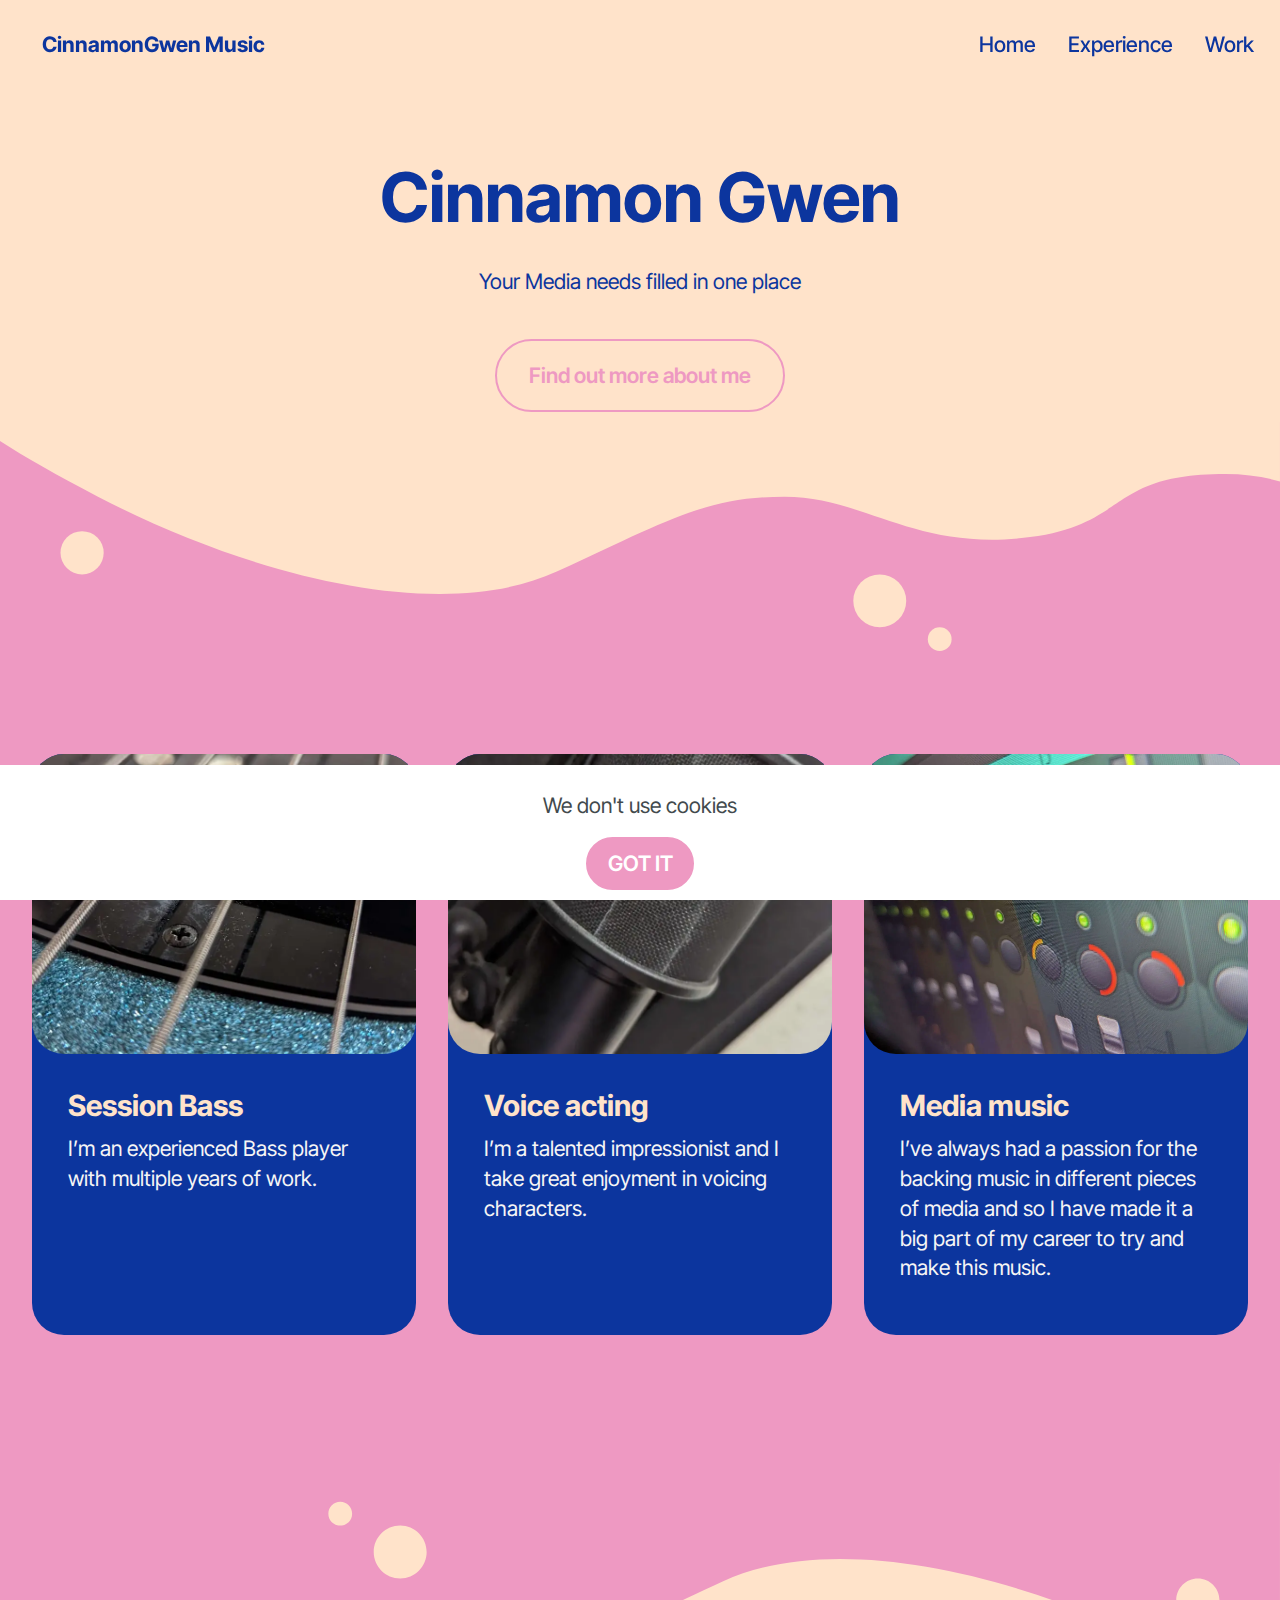
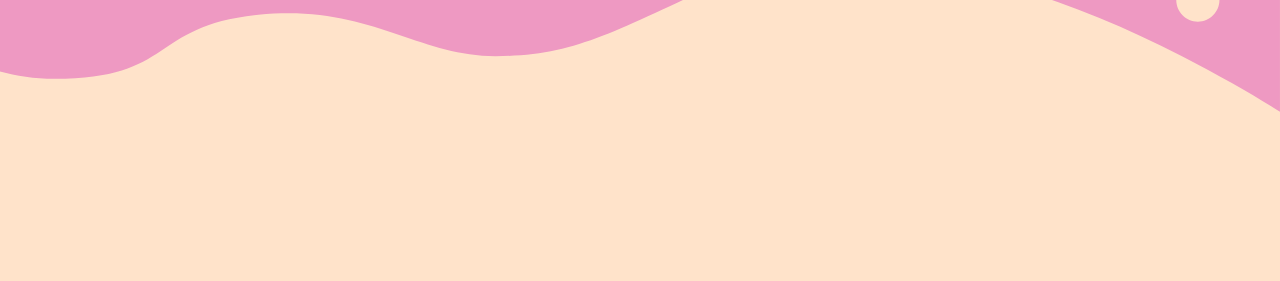
<file: index.html>
<!DOCTYPE html>
<html  >
<head>
  <!-- Site made with Mobirise Website Builder v5.9.25, https://mobirise.com -->
  <meta charset="UTF-8">
  <meta http-equiv="X-UA-Compatible" content="IE=edge">
  <meta name="generator" content="Mobirise v5.9.25, mobirise.com">
  <meta name="viewport" content="width=device-width, initial-scale=1, minimum-scale=1">
  <link rel="shortcut icon" href="assets/images/favicon.ico" type="image/x-icon">
  <meta name="description" content="This is the home page of my Portfolio complete with links to my work history and examples of the work I've done.">
  
  
  <title>The Reception Area</title>
  <link rel="stylesheet" href="assets/web/assets/mobirise-icons2/mobirise2.css">
  <link rel="stylesheet" href="assets/bootstrap/css/bootstrap.min.css">
  <link rel="stylesheet" href="assets/bootstrap/css/bootstrap-grid.min.css">
  <link rel="stylesheet" href="assets/bootstrap/css/bootstrap-reboot.min.css">
  <link rel="stylesheet" href="assets/animatecss/animate.css">
  <link rel="stylesheet" href="assets/dropdown/css/style.css">
  <link rel="stylesheet" href="assets/theme/css/style.css">
  <link rel="preload" href="https://fonts.googleapis.com/css?family=Inter+Tight:100,200,300,400,500,600,700,800,900,100i,200i,300i,400i,500i,600i,700i,800i,900i&display=swap" as="style" onload="this.onload=null;this.rel='stylesheet'">
  <noscript><link rel="stylesheet" href="https://fonts.googleapis.com/css?family=Inter+Tight:100,200,300,400,500,600,700,800,900,100i,200i,300i,400i,500i,600i,700i,800i,900i&display=swap"></noscript>
  <link rel="preload" as="style" href="assets/mobirise/css/mbr-additional.css?v=3KsfMl"><link rel="stylesheet" href="assets/mobirise/css/mbr-additional.css?v=3KsfMl" type="text/css">

  
  
  
</head>
<body>
  
  <section data-bs-version="5.1" class="menu menu6 cid-uCIP9z2eN6" once="menu" id="menu06-30">
	

	<nav class="navbar navbar-dropdown opacityScroll navbar-fixed-top navbar-expand-lg">
		<div class="container">
			<div class="navbar-brand">
				
				<span class="navbar-caption-wrap"><a class="navbar-caption text-success display-4" href="https://mobiri.se">CinnamonGwen Music</a></span>
			</div>
			<button class="navbar-toggler" type="button" data-toggle="collapse" data-bs-toggle="collapse" data-target="#navbarSupportedContent" data-bs-target="#navbarSupportedContent" aria-controls="navbarNavAltMarkup" aria-expanded="false" aria-label="Toggle navigation">
				<div class="hamburger">
					<span></span>
					<span></span>
					<span></span>
					<span></span>
				</div>
			</button>
			<div class="collapse navbar-collapse opacityScroll" id="navbarSupportedContent">
				<ul class="navbar-nav nav-dropdown nav-right" data-app-modern-menu="true"><li class="nav-item">
						<a class="nav-link link text-success text-primary display-4" href="https://cinnamongwen.rocks">Home<br></a>
					</li>
					<li class="nav-item">
						<a class="nav-link link text-success text-primary display-4" href="https://cinnamongwen.rocks/experience" aria-expanded="false">Experience</a>
					</li>
					<li class="nav-item">
						<a class="nav-link link text-success text-primary display-4" href="https://cinnamongwen.rocks/work" aria-expanded="false">Work</a>
					</li></ul>
				
				
			</div>
		</div>
	</nav>
</section>

<section data-bs-version="5.1" class="article11 cid-uCBDdMz2Ex" id="article11-2e">
    

    
    
    <div class="container">
        <div class="row justify-content-center">
            <div class="title col-md-12 col-lg-10">
                <h3 class="mbr-section-title mbr-fonts-style align-center mt-0 mb-0 display-1"><strong>Cinnamon Gwen</strong></h3>
                <h4 class="mbr-section-subtitle align-center mbr-fonts-style mt-4 display-7">Your Media needs filled in one place</h4>
                <div class="mbr-section-btn align-center mt-4"><a class="btn btn-secondary-outline display-4" href="https://cinnamongwen.rocks/experience">Find out more about me</a></div>
            </div>
        </div>
    </div>
</section>

<section data-bs-version="5.1" class="cid-vf4rytLDfG" id="design-block-vf4rytLDfG">
  
    

	<svg xmlns="http://www.w3.org/2000/svg" viewBox="0 0 1185 248">
      <circle cx="76" cy="121.1" r="20" class="top"></circle>
      <circle cx="870" cy="201.1" r="11" class="top"></circle>
      <circle cx="814.5" cy="165.6" r="24.5" class="top"></circle>
      <path d="M0 0v17.7c22.7 14.8 53 31.9 90.7 51.5 150.8 78 322 116.6 424.8 69.3 102.9-47.4 138-69.3 210.8-69.3s118.3 48.6 219.5 38.3 76.3-59.3 188.7-59.3c18.9 0 35.5 2.6 50.5 6.8V0H0z" class="top"></path>
  	</svg>

	
  
</section>

<section data-bs-version="5.1" class="features4 cid-tMlEXTHLbS" id="features04-w">
	
	
	<div class="container">
		<div class="row justify-content-center">
			<div class="col-12 content-head">
				
			</div>
		</div>
		<div class="row">
			<div class="item features-image col-12 col-md-6 col-lg-4">
				<div class="item-wrapper">
					<div class="item-img">
						<a href="https://cinnamongwen.rocks/work#design-block-1p"><img src="assets/images/bass-2-816x1451.webp" alt="base-001"></a>
					</div>
					<div class="item-content">
						<h5 class="item-title mbr-fonts-style display-5"><strong>Session Bass</strong></h5>
						
						<p class="mbr-text mbr-fonts-style display-7">
							I’m an experienced Bass player with multiple years of work. 
						</p>
						
					</div>

				</div>
			</div>
			<div class="item features-image col-12 col-md-6 col-lg-4">
				<div class="item-wrapper">
					<div class="item-img">
						<a href="https://cinnamongwen.rocks/work#design-block-23"><img src="assets/images/mic-1-816x1451.webp" alt="mice-001"></a>
					</div>
					<div class="item-content">
						<h5 class="item-title mbr-fonts-style display-5"><strong>Voice acting</strong></h5>
						
						<p class="mbr-text mbr-fonts-style display-7">
							I’m a talented impressionist and I take great enjoyment in voicing characters.
						</p>
						
					</div>
				</div>
			</div>
			<div class="item features-image col-12 col-md-6 col-lg-4">
				<div class="item-wrapper">
					<div class="item-img">
						<a href="https://cinnamongwen.rocks/work#design-block-26"><img src="assets/images/mixer-background-2000x1125.webp" alt="pannel-001"></a>
					</div>
					<div class="item-content">
						<h5 class="item-title mbr-fonts-style display-5"><strong>Media music</strong></h5>
						
						<p class="mbr-text mbr-fonts-style display-7">
							I’ve always had a passion for the backing music in different pieces of media and so I have made it a big part of my career to try and make this music.<br>
						</p>
						
					</div>
				</div>
			</div>
		</div>
	</div>
</section>

<section data-bs-version="5.1" class="cid-uCIS0lGm7d" id="design-block-35">
  
    

	

	<svg xmlns="http://www.w3.org/2000/svg" viewBox="0 0 1185 248">
      <path d="M50.5 199.8c112.4 0 87.5-49 188.7-59.3s146.7 38.3 219.5 38.3 107.9-21.9 210.8-69.3c102.8-47.3 274-8.7 424.8 69.3 37.7 19.5 68 36.7 90.7 51.5V0H0v193C15 197.2 31.6 199.8 50.5 199.8zM1109 106.9c11 0 20 9 20 20 0 11-9 20-20 20s-20-9-20-20C1089 115.9 1098 106.9 1109 106.9zM370.5 57.9c13.5 0 24.5 11 24.5 24.5 0 13.5-11 24.5-24.5 24.5S346 95.9 346 82.4C346 68.9 357 57.9 370.5 57.9zM315 35.9c6.1 0 11 4.9 11 11s-4.9 11-11 11 -11-4.9-11-11S308.9 35.9 315 35.9z" class="top"></path>
  	</svg>
  
</section>

<section data-bs-version="5.1" class="footer2 cid-uCBaw1K0EZ" once="footers" id="footer02-1o">
    

    
    

    <div class="container">
        <div class="row">
            <div class="col-12 col-lg-6 center mt-2 mb-3">
                <p class="mbr-fonts-style copyright mb-0 display-7">
                    <a href="#Top" class="text-primary"><strong>You’ve hit the bottom nothing else to see here 🙂</strong></a>
                </p>
            </div>
            <div class="col-12 col-lg-6 center">
                <div class="row-links mt-2 mb-3">
                    <ul class="row-links-soc">
                        
                        
                        
                        
                    <li class="row-links-soc-item mbr-fonts-style display-7"><a href="https://cozycorner.page/" class="text-success text-primary" target="_blank">Copyright 2024 Boo3</a></li><li class="row-links-soc-item mbr-fonts-style display-7"><a href="https://soundcloud.com/gwen-mead/sets" class="text-success text-primary" target="_blank">Soundcloud</a></li><li class="row-links-soc-item mbr-fonts-style display-7"><a href="mailto:gwenmead18@gmail.com" class="text-success text-primary">Mail</a></li></ul>
                </div>
            </div>
        </div>
    </div>
</section><section class="display-7" position: absolute; top: -9999px; left: -9999px; visibility: hidden; display: none; width: 0px; height: 0px><a href="https://mobiri.se/3775240" style="position: absolute; top: -9999px; left: -9999px; visibility: hidden; display: none; width: 0px; height: 0px"><img alt="" style="position: absolute; top: -9999px; left: -9999px; visibility: hidden; display: none; width: 0px; height: 0px" src="[data-uri]"></a><p style="position: absolute; top: -9999px; left: -9999px; visibility: hidden; display: none; width: 0px; height: 0px" class="display-7">&#8204;</p><a style="position: absolute; top: -9999px; left: -9999px; visibility: hidden; display: none; width: 0px; height: 0px" href="https://mobirise.com/builder/ai-website-generator.html">AI Website Generator</a></section><script src="assets/bootstrap/js/bootstrap.bundle.min.js"></script>  <script src="assets/web/assets/cookies-alert-plugin/cookies-alert-core.js"></script>  <script src="assets/web/assets/cookies-alert-plugin/cookies-alert-script.js"></script>  <script src="assets/smoothscroll/smooth-scroll.js"></script>  <script src="assets/ytplayer/index.js"></script>  <script src="assets/dropdown/js/navbar-dropdown.js"></script>  <script src="assets/theme/js/script.js"></script>  
  
  
<input name="cookieData" type="hidden" data-cookie-cookiesAlertType='false' data-cookie-customDialogSelector='null' data-cookie-colorText='#424a4d' data-cookie-colorBg='rgb(255, 255, 255)' data-cookie-opacityOverlay='0' data-cookie-bgOpacity='100' data-cookie-textButton='GOT IT' data-cookie-rejectText='REJECT' data-cookie-colorButton='#ee99c2' data-cookie-rejectColor='#ffffff' data-cookie-colorLink='#424a4d' data-cookie-underlineLink='true' data-cookie-text="We don't use cookies">
    <input name="animation" type="hidden">
  </body>
</html>
</file>
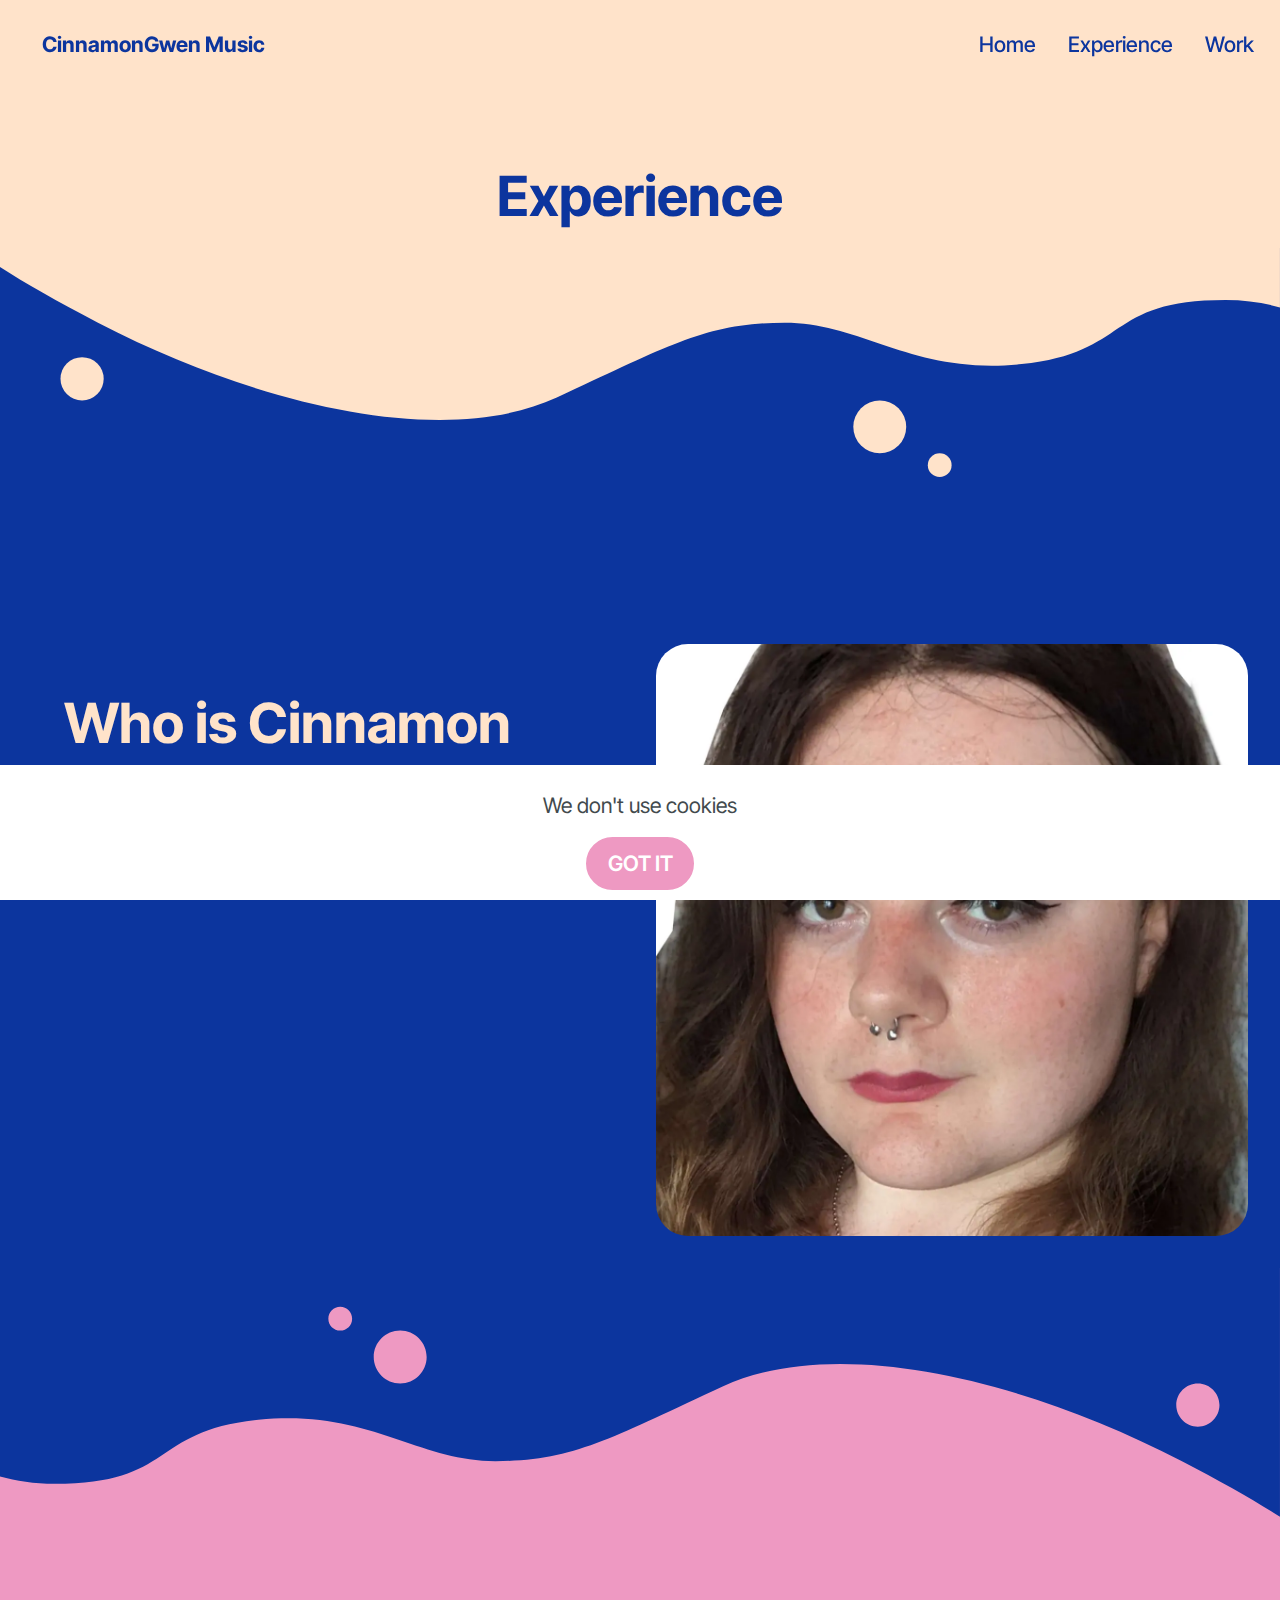
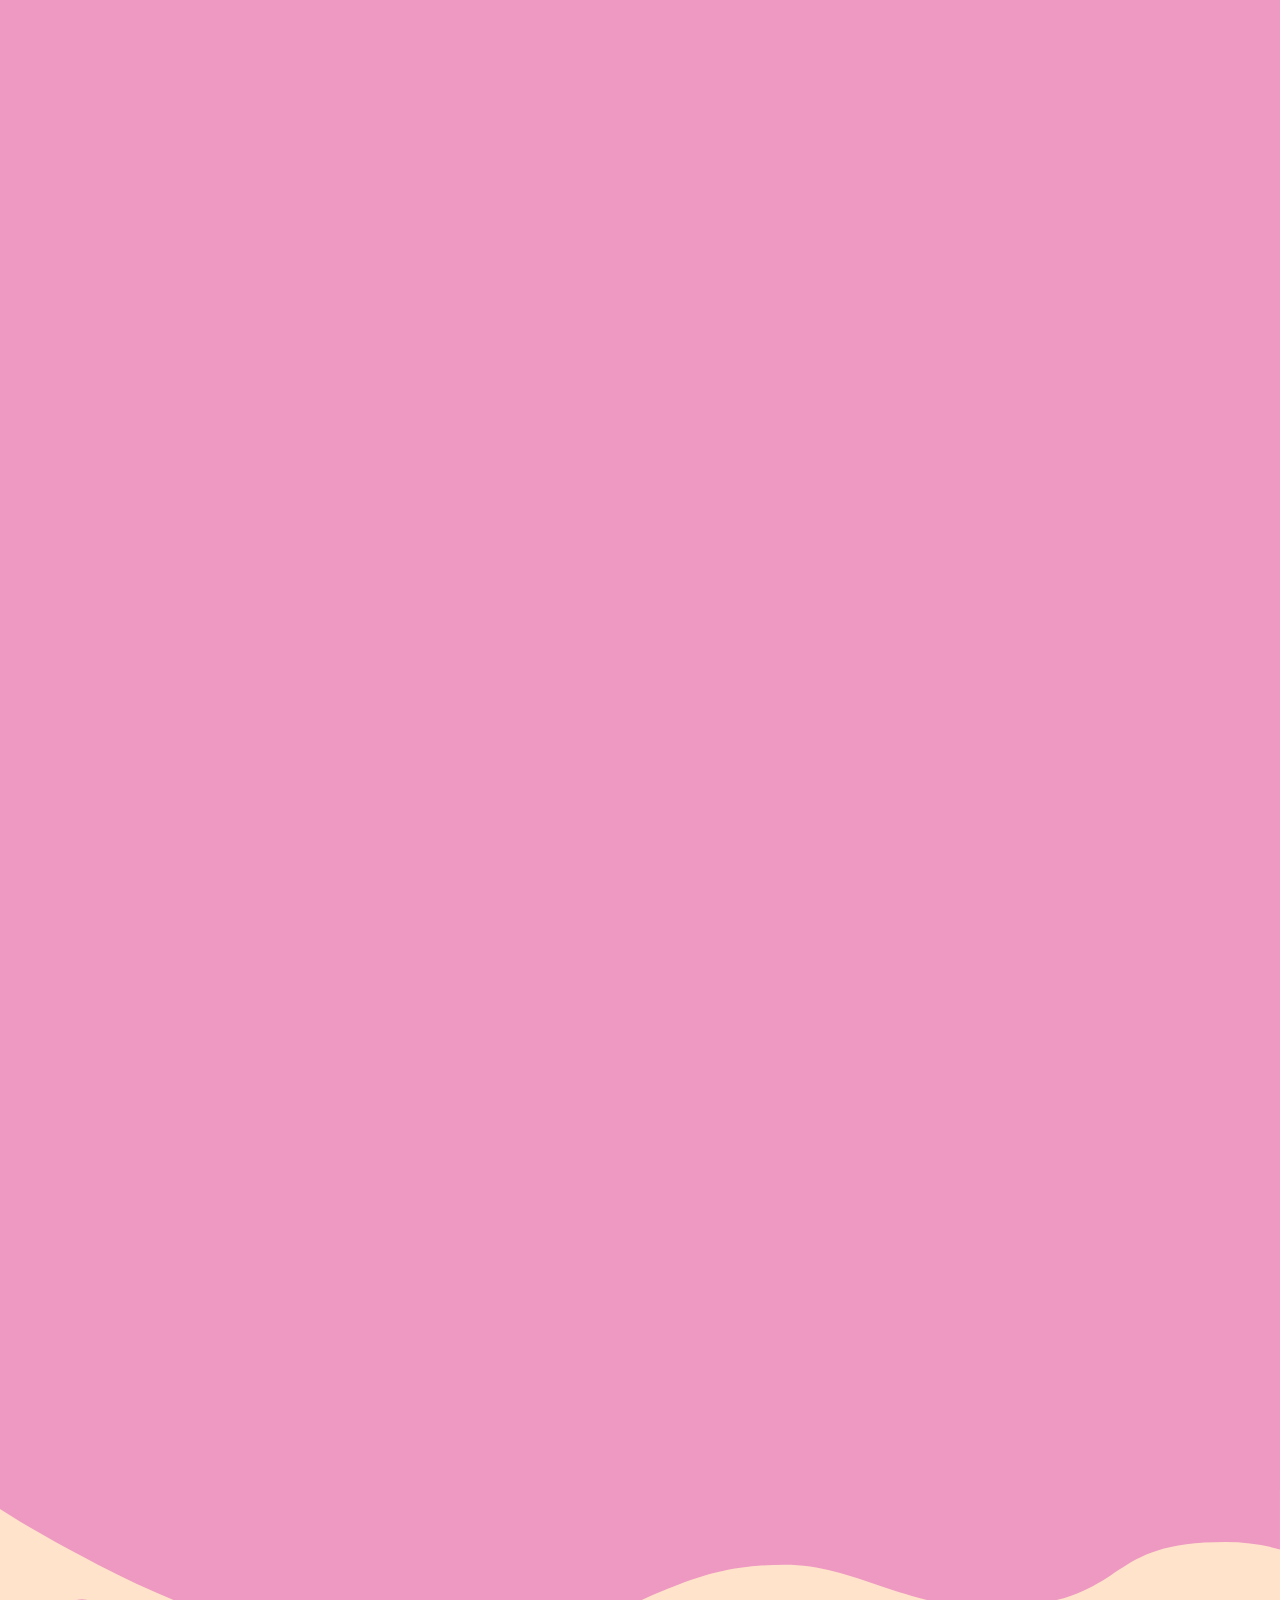
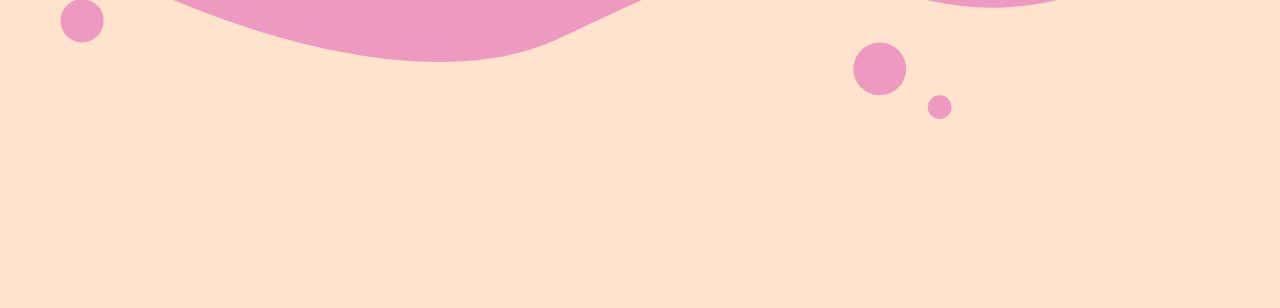
<file: experience.html>
<!DOCTYPE html>
<html  >
<head>
  <!-- Site made with Mobirise Website Builder v5.9.25, https://mobirise.com -->
  <meta charset="UTF-8">
  <meta http-equiv="X-UA-Compatible" content="IE=edge">
  <meta name="generator" content="Mobirise v5.9.25, mobirise.com">
  <meta name="viewport" content="width=device-width, initial-scale=1, minimum-scale=1">
  <link rel="shortcut icon" href="assets/images/favicon.ico" type="image/x-icon">
  <meta name="description" content="This is a run down of my experiences and the work that I've done.">
  
  
  <title>A History of Gwen</title>
  <link rel="stylesheet" href="assets/web/assets/mobirise-icons2/mobirise2.css">
  <link rel="stylesheet" href="assets/bootstrap/css/bootstrap.min.css">
  <link rel="stylesheet" href="assets/bootstrap/css/bootstrap-grid.min.css">
  <link rel="stylesheet" href="assets/bootstrap/css/bootstrap-reboot.min.css">
  <link rel="stylesheet" href="assets/animatecss/animate.css">
  <link rel="stylesheet" href="assets/dropdown/css/style.css">
  <link rel="stylesheet" href="assets/theme/css/style.css">
  <link rel="preload" href="https://fonts.googleapis.com/css?family=Inter+Tight:100,200,300,400,500,600,700,800,900,100i,200i,300i,400i,500i,600i,700i,800i,900i&display=swap" as="style" onload="this.onload=null;this.rel='stylesheet'">
  <noscript><link rel="stylesheet" href="https://fonts.googleapis.com/css?family=Inter+Tight:100,200,300,400,500,600,700,800,900,100i,200i,300i,400i,500i,600i,700i,800i,900i&display=swap"></noscript>
  <link rel="preload" as="style" href="assets/mobirise/css/mbr-additional.css?v=ciYVD9"><link rel="stylesheet" href="assets/mobirise/css/mbr-additional.css?v=ciYVD9" type="text/css">

  
  
  
</head>
<body>
  
  <section data-bs-version="5.1" class="menu menu6 cid-uCIP9z2eN6" once="menu" id="menu06-30">
	

	<nav class="navbar navbar-dropdown opacityScroll navbar-fixed-top navbar-expand-lg">
		<div class="container">
			<div class="navbar-brand">
				
				<span class="navbar-caption-wrap"><a class="navbar-caption text-success display-4" href="https://mobiri.se">CinnamonGwen Music</a></span>
			</div>
			<button class="navbar-toggler" type="button" data-toggle="collapse" data-bs-toggle="collapse" data-target="#navbarSupportedContent" data-bs-target="#navbarSupportedContent" aria-controls="navbarNavAltMarkup" aria-expanded="false" aria-label="Toggle navigation">
				<div class="hamburger">
					<span></span>
					<span></span>
					<span></span>
					<span></span>
				</div>
			</button>
			<div class="collapse navbar-collapse opacityScroll" id="navbarSupportedContent">
				<ul class="navbar-nav nav-dropdown nav-right" data-app-modern-menu="true"><li class="nav-item">
						<a class="nav-link link text-success text-primary display-4" href="https://cinnamongwen.rocks">Home<br></a>
					</li>
					<li class="nav-item">
						<a class="nav-link link text-success text-primary display-4" href="https://cinnamongwen.rocks/experience" aria-expanded="false">Experience</a>
					</li>
					<li class="nav-item">
						<a class="nav-link link text-success text-primary display-4" href="https://cinnamongwen.rocks/work" aria-expanded="false">Work</a>
					</li></ul>
				
				
			</div>
		</div>
	</nav>
</section>

<section data-bs-version="5.1" class="article11 cid-uCBFcfPDQ5" id="article11-2j">
    

    
    
    <div class="container">
        <div class="row justify-content-center">
            <div class="title col-md-12 col-lg-10">
                <h3 class="mbr-section-title mbr-fonts-style align-center mt-0 mb-0 display-2"><strong>Experience</strong></h3>
                
                
            </div>
        </div>
    </div>
</section>

<section data-bs-version="5.1" class="cid-uCISfdYtp5" id="design-block-37">
  
    

	<svg xmlns="http://www.w3.org/2000/svg" viewBox="0 0 1185 248">
      <circle cx="76" cy="121.1" r="20" class="top"></circle>
      <circle cx="870" cy="201.1" r="11" class="top"></circle>
      <circle cx="814.5" cy="165.6" r="24.5" class="top"></circle>
      <path d="M0 0v17.7c22.7 14.8 53 31.9 90.7 51.5 150.8 78 322 116.6 424.8 69.3 102.9-47.4 138-69.3 210.8-69.3s118.3 48.6 219.5 38.3 76.3-59.3 188.7-59.3c18.9 0 35.5 2.6 50.5 6.8V0H0z" class="top"></path>
  	</svg>

	
  
</section>

<section data-bs-version="5.1" class="start article4 cid-uCBFFjdb2Y" id="article04-2m">
	

	
	

	<div class="container">
		<div class="row justify-content-center">
			<div class="col-12 col-md-12 col-lg-6 image-wrapper">
				<img class="w-100" src="assets/images/pxl-20230503-171357478-1-1256x1827.webp" alt="Mobirise Website Builder">
			</div>
			<div class="col-12 col-md-12 col-lg">
				<div class="text-wrapper align-left">
					<h1 class="mbr-section-title mbr-fonts-style mb-4 display-2">
						<strong>Who is Cinnamon Gwen?</strong></h1>
					<p class="mbr-text mbr-fonts-style mb-4 display-7">
						I am an experienced, reliable, dedicated, and most of all hardworking musician with a talent for bringing the most out of clients’ and artists’ music with my attention to detail and eclectic knowledge of different music genres.<br><br>Available for session bass, voice acting, and media music work on a freelance or contractual basis for companies, studios, labels, and independent artists. I am able to work remotely from my home studio and most other environments.&nbsp;<br>
					</p>
					
				</div>
			</div>
		</div>
	</div>
</section>

<section data-bs-version="5.1" class="cid-uCISfmvhvS" id="design-block-38">
  
    

	

	<svg xmlns="http://www.w3.org/2000/svg" viewBox="0 0 1185 248">
      <path d="M50.5 199.8c112.4 0 87.5-49 188.7-59.3s146.7 38.3 219.5 38.3 107.9-21.9 210.8-69.3c102.8-47.3 274-8.7 424.8 69.3 37.7 19.5 68 36.7 90.7 51.5V0H0v193C15 197.2 31.6 199.8 50.5 199.8zM1109 106.9c11 0 20 9 20 20 0 11-9 20-20 20s-20-9-20-20C1089 115.9 1098 106.9 1109 106.9zM370.5 57.9c13.5 0 24.5 11 24.5 24.5 0 13.5-11 24.5-24.5 24.5S346 95.9 346 82.4C346 68.9 357 57.9 370.5 57.9zM315 35.9c6.1 0 11 4.9 11 11s-4.9 11-11 11 -11-4.9-11-11S308.9 35.9 315 35.9z" class="top"></path>
  	</svg>
  
</section>

<section data-bs-version="5.1" class="article14 cid-uCBKN7X6Di" id="article14-2t">
    
    <div class="container-fluid">
        <div class="row justify-content-center">
            <div class="col-md-12 col-lg-10">
                <h3 class="mbr-section-title mbr-fonts-style display-2"><strong>As part of a band i performed all over Portsmouth winning awards &amp; competitions.</strong></h3>
                
            </div>
        </div>
    </div>
</section>

<section data-bs-version="5.1" class="features12 cid-uCBGEqy4lz" id="features012-2n">
	
	
	<div class="container">
		<div class="row justify-content-center">
			<div class="col-12 content-head">
				
			</div>
		</div>
		<div class="row mb-4">
			<div class="item features-image col-12 col-md-6 col-lg-8 active">
				<div class="item-wrapper">
					<div class="item-img mb-3 img-big">
						<img src="assets/images/70604412-10156658704948443-5919892769995751424-n-1-1365x2048.webp" alt="Mobirise Website Builder" title="" data-slide-to="0" data-bs-slide-to="0">
					</div>
					<div class="item-content align-center">
						
						<h6 class="item-subtitle mbr-fonts-style mb-0 display-5"><strong>Wedgewood showcase</strong></h6>
						<p class="mbr-text mbr-fonts-style mb-3 mt-3 display-7">In 2019 i won the Wedgewood rooms showcase with my band.</p>
						
					</div>
				</div>
			</div><div class="item features-image col-12 col-md-6 col-lg-4">
				<div class="item-wrapper">
					<div class="item-img mb-3">
						<img src="assets/images/youth-music-awards-blouhausphotography-237-816x459.webp" alt="Mobirise Website Builder" title="" data-slide-to="1" data-bs-slide-to="1">
					</div>
					<div class="item-content align-center">
						
						<h6 class="item-subtitle mbr-fonts-style mb-0 display-5"><strong>Youth Best Original Track</strong></h6>
						<p class="mbr-text mbr-fonts-style mb-3 mt-3 display-7">
							I won the Youth Music Best Original track Award in 2019, as part of the band.</p>
						
					</div>
				</div>
			</div>
			
		</div>
	</div>
</section>

<section data-bs-version="5.1" class="list06 cid-uCILdjqSTI" id="list06-2y">
    
    <div class="container">
        <div class="col-12 mb-5 content-head">
            <h3 class="mbr-section-title mbr-fonts-style align-center mb-0 display-2">
                <strong>Education</strong>
            </h3>
            
        </div>
        <div class="row justify-content-center ">
            <div class="col-12 col-lg-9">
                <div class="item features-without-image col-12 active">
                    <div class="item-wrapper">
                        <h5 class="mbr-card-title mbr-fonts-style mt-0 mb-3 display-5"><strong>BIMM Brighton – (BA Hons)Popular Music Performance</strong></h5>
                        <h6 class="mbr-card-subtitle mbr-fonts-style mt-0 mb-4 display-7">28th September 2020 – 30th June 2023 (lower second )&nbsp;
                        </h6>
                        
                        
                        
                        
                        
                    </div>
                </div>
                <div class="item features-without-image col-12">
                    <div class="item-wrapper">
                        <h5 class="mbr-card-title mbr-fonts-style mt-0 mb-3 display-5"><strong>HSDC Havant – UAL Level 3 Diploma</strong></h5>
                        <h6 class="mbr-card-subtitle mbr-fonts-style mt-0 mb-4 display-7">10th September 2018 – 28th June 2019 (Merit)</h6>
                        
                        
                        
                        
                        
                    </div>
                </div>
            </div>
        </div>
    </div>
</section>

<section data-bs-version="5.1" class="cid-uCISbqhuHS" id="design-block-36">
  
    

	<svg xmlns="http://www.w3.org/2000/svg" viewBox="0 0 1185 248">
      <circle cx="76" cy="121.1" r="20" class="top"></circle>
      <circle cx="870" cy="201.1" r="11" class="top"></circle>
      <circle cx="814.5" cy="165.6" r="24.5" class="top"></circle>
      <path d="M0 0v17.7c22.7 14.8 53 31.9 90.7 51.5 150.8 78 322 116.6 424.8 69.3 102.9-47.4 138-69.3 210.8-69.3s118.3 48.6 219.5 38.3 76.3-59.3 188.7-59.3c18.9 0 35.5 2.6 50.5 6.8V0H0z" class="top"></path>
  	</svg>

	
  
</section>

<section data-bs-version="5.1" class="footer2 cid-uCBaw1K0EZ" once="footers" id="footer02-2i">
    

    
    

    <div class="container">
        <div class="row">
            <div class="col-12 col-lg-6 center mt-2 mb-3">
                <p class="mbr-fonts-style copyright mb-0 display-7">
                    <a href="#Top" class="text-primary"><strong>You’ve hit the bottom nothing else to see here 🙂</strong></a>
                </p>
            </div>
            <div class="col-12 col-lg-6 center">
                <div class="row-links mt-2 mb-3">
                    <ul class="row-links-soc">
                        
                        
                        
                        
                    <li class="row-links-soc-item mbr-fonts-style display-7"><a href="https://cozycorner.page/" class="text-success text-primary" target="_blank">Copyright 2024 Boo3</a></li><li class="row-links-soc-item mbr-fonts-style display-7"><a href="https://soundcloud.com/gwen-mead/sets" class="text-success text-primary" target="_blank">Soundcloud</a></li><li class="row-links-soc-item mbr-fonts-style display-7"><a href="mailto:gwenmead18@gmail.com" class="text-success text-primary">Mail</a></li></ul>
                </div>
            </div>
        </div>
    </div>
</section><section class="display-7" position: absolute; top: -9999px; left: -9999px; visibility: hidden; display: none; width: 0px; height: 0px><a href="https://mobiri.se/3775240" style="position: absolute; top: -9999px; left: -9999px; visibility: hidden; display: none; width: 0px; height: 0px"><img alt="" style="position: absolute; top: -9999px; left: -9999px; visibility: hidden; display: none; width: 0px; height: 0px" src="[data-uri]"></a><p style="position: absolute; top: -9999px; left: -9999px; visibility: hidden; display: none; width: 0px; height: 0px" class="display-7">&#8204;</p><a style="position: absolute; top: -9999px; left: -9999px; visibility: hidden; display: none; width: 0px; height: 0px" href="https://mobirise.com/offline-website-builder.html">Offline Website Builder</a></section><script src="assets/bootstrap/js/bootstrap.bundle.min.js"></script>  <script src="assets/web/assets/cookies-alert-plugin/cookies-alert-core.js"></script>  <script src="assets/web/assets/cookies-alert-plugin/cookies-alert-script.js"></script>  <script src="assets/smoothscroll/smooth-scroll.js"></script>  <script src="assets/ytplayer/index.js"></script>  <script src="assets/dropdown/js/navbar-dropdown.js"></script>  <script src="assets/theme/js/script.js"></script>  
  
  
<input name="cookieData" type="hidden" data-cookie-cookiesAlertType='false' data-cookie-customDialogSelector='null' data-cookie-colorText='#424a4d' data-cookie-colorBg='rgb(255, 255, 255)' data-cookie-opacityOverlay='0' data-cookie-bgOpacity='100' data-cookie-textButton='GOT IT' data-cookie-rejectText='REJECT' data-cookie-colorButton='#ee99c2' data-cookie-rejectColor='#ffffff' data-cookie-colorLink='#424a4d' data-cookie-underlineLink='true' data-cookie-text="We don't use cookies">
    <input name="animation" type="hidden">
  </body>
</html>
</file>
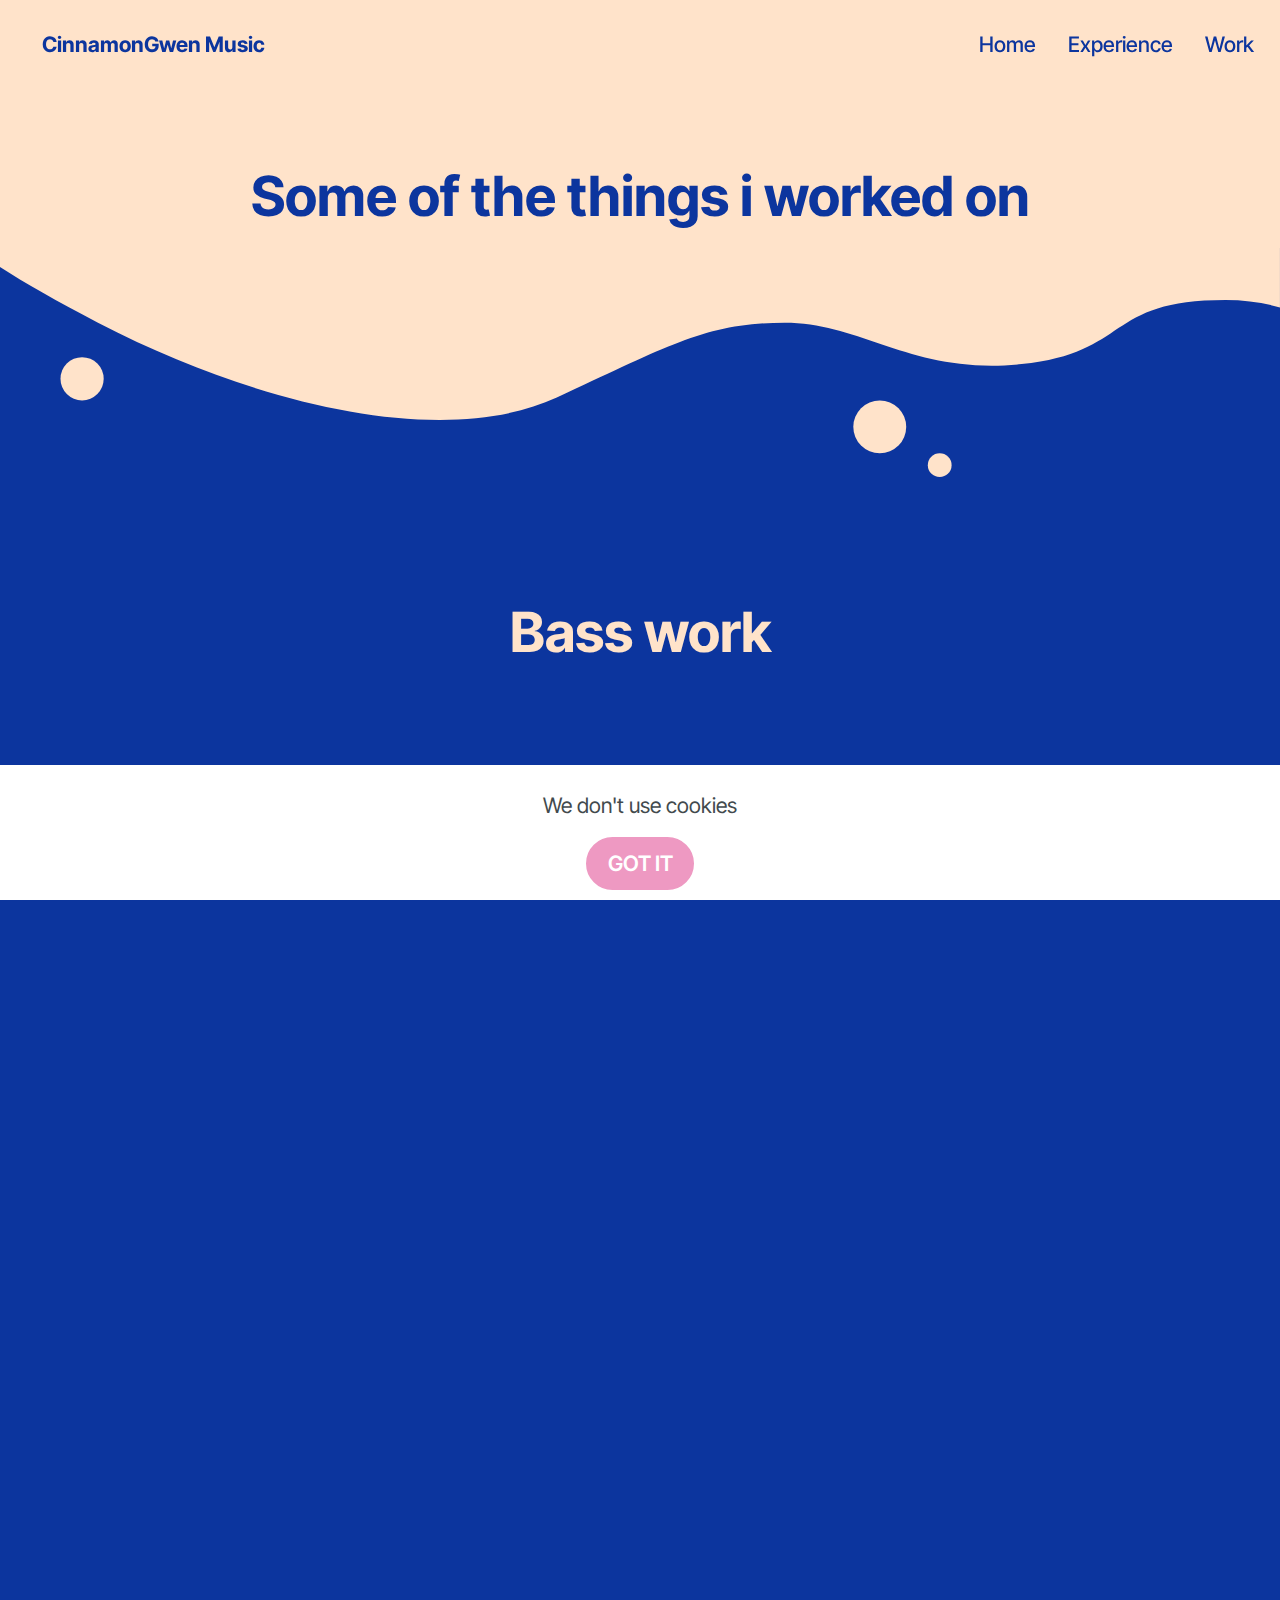
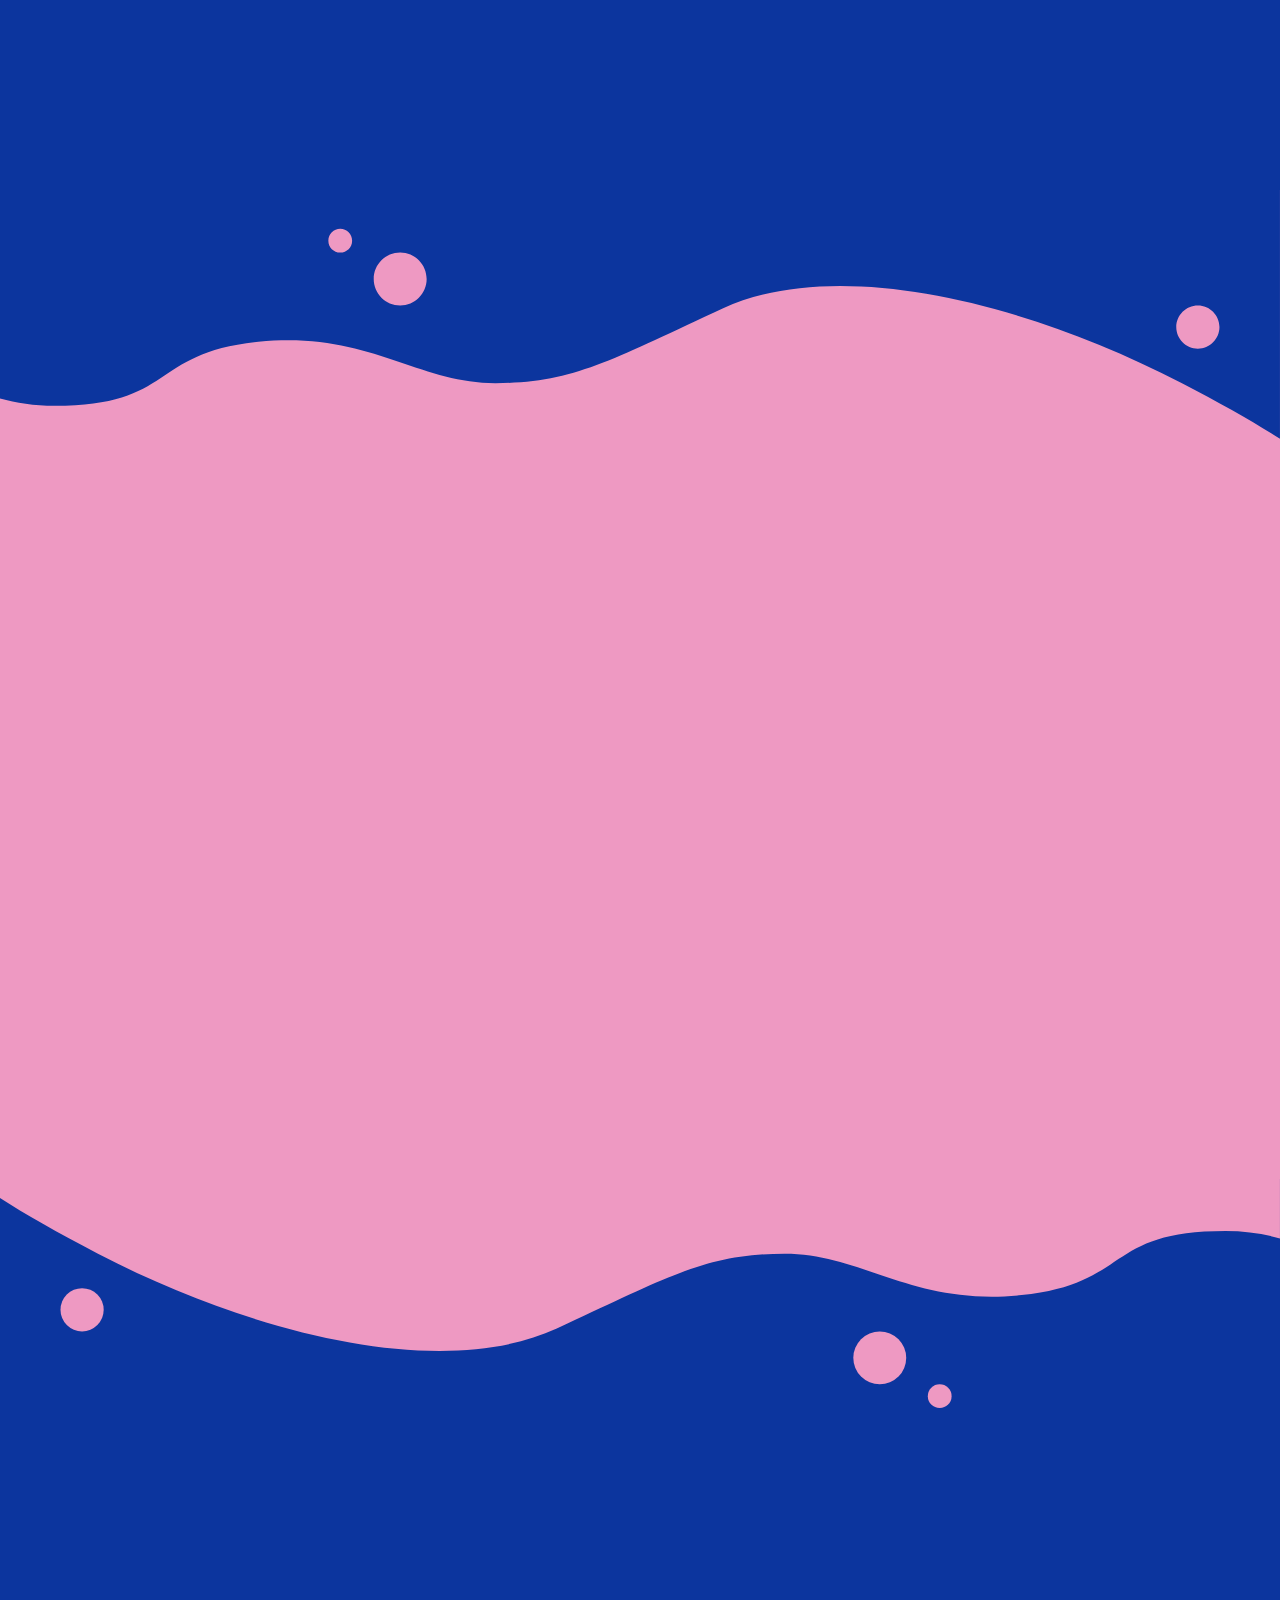
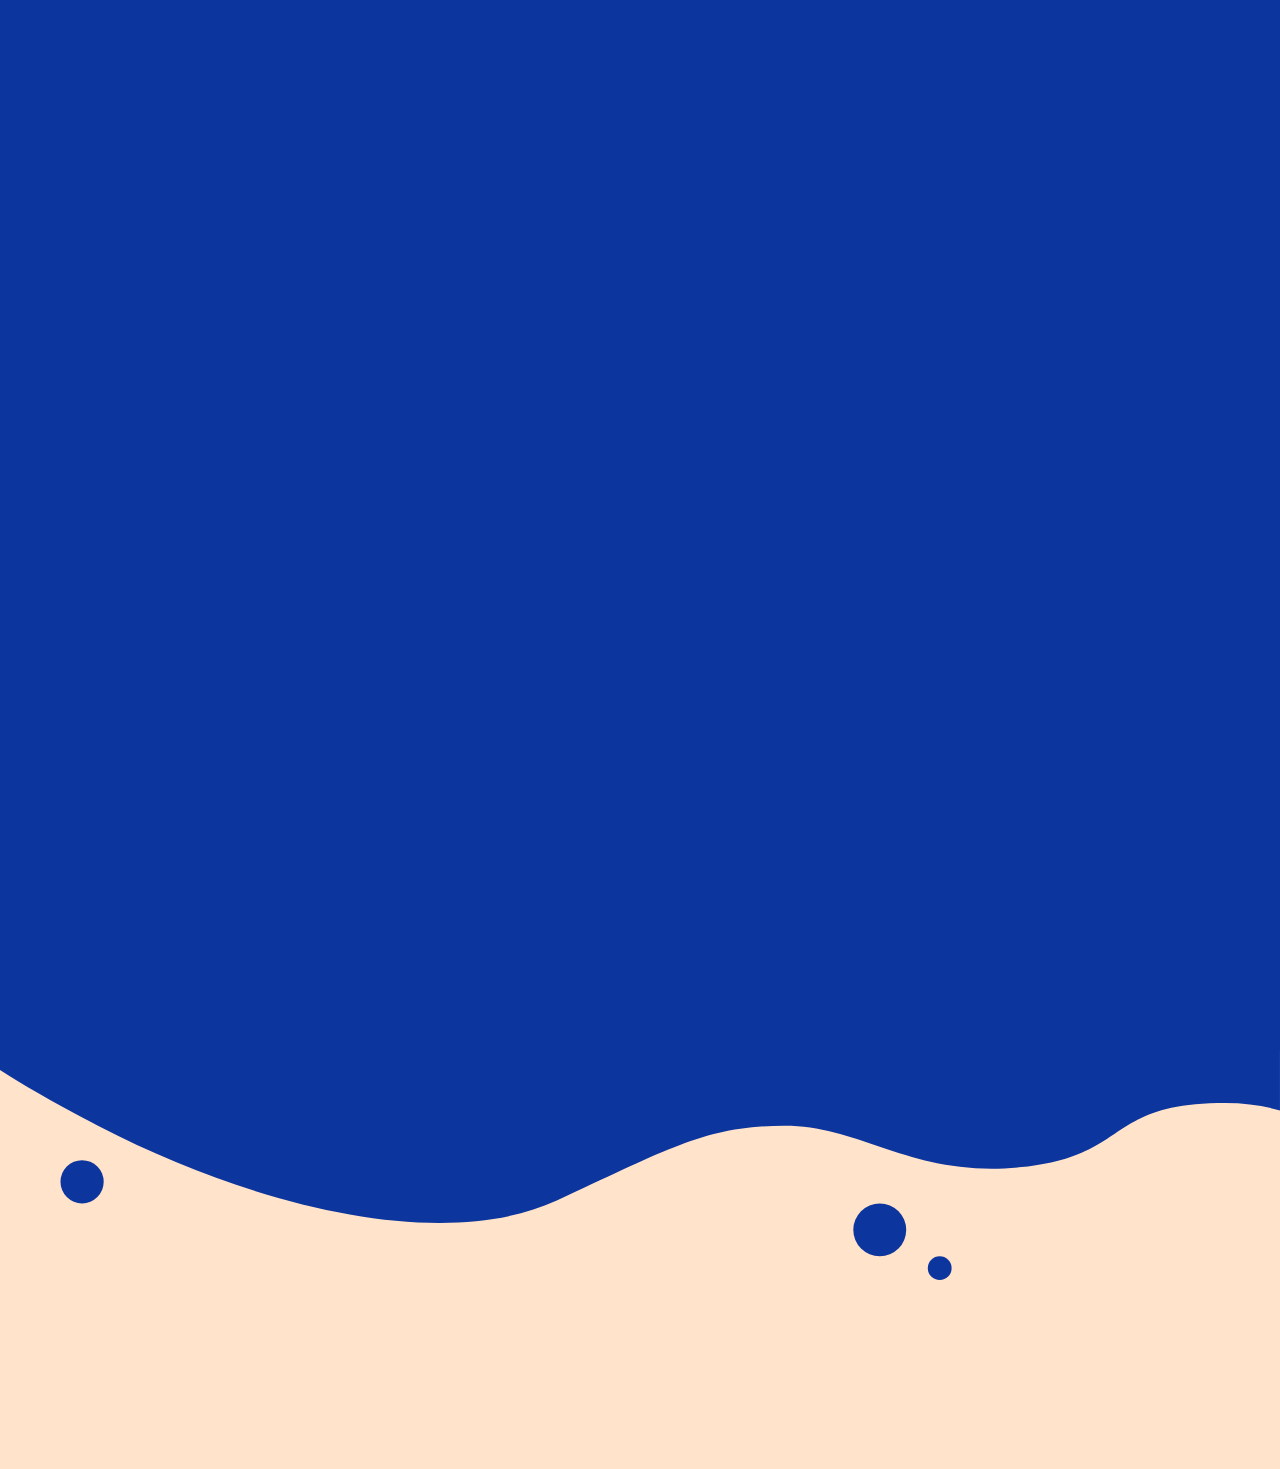
<file: work.html>
<!DOCTYPE html>
<html  >
<head>
  <!-- Site made with Mobirise Website Builder v5.9.25, https://mobirise.com -->
  <meta charset="UTF-8">
  <meta http-equiv="X-UA-Compatible" content="IE=edge">
  <meta name="generator" content="Mobirise v5.9.25, mobirise.com">
  <meta name="viewport" content="width=device-width, initial-scale=1, minimum-scale=1">
  <link rel="shortcut icon" href="assets/images/favicon.ico" type="image/x-icon">
  <meta name="description" content="This is a page of examples of my work that I've done either solo or with others.">
  
  
  <title>Gwen's Portfolio</title>
  <link rel="stylesheet" href="assets/web/assets/mobirise-icons2/mobirise2.css">
  <link rel="stylesheet" href="assets/bootstrap/css/bootstrap.min.css">
  <link rel="stylesheet" href="assets/bootstrap/css/bootstrap-grid.min.css">
  <link rel="stylesheet" href="assets/bootstrap/css/bootstrap-reboot.min.css">
  <link rel="stylesheet" href="assets/animatecss/animate.css">
  <link rel="stylesheet" href="assets/dropdown/css/style.css">
  <link rel="stylesheet" href="assets/theme/css/style.css">
  <link rel="preload" href="https://fonts.googleapis.com/css?family=Inter+Tight:100,200,300,400,500,600,700,800,900,100i,200i,300i,400i,500i,600i,700i,800i,900i&display=swap" as="style" onload="this.onload=null;this.rel='stylesheet'">
  <noscript><link rel="stylesheet" href="https://fonts.googleapis.com/css?family=Inter+Tight:100,200,300,400,500,600,700,800,900,100i,200i,300i,400i,500i,600i,700i,800i,900i&display=swap"></noscript>
  <link rel="preload" as="style" href="assets/mobirise/css/mbr-additional.css?v=I3XGmq"><link rel="stylesheet" href="assets/mobirise/css/mbr-additional.css?v=I3XGmq" type="text/css">

  
  
  
</head>
<body>
  
  <section data-bs-version="5.1" class="menu menu6 cid-uCIP9z2eN6" once="menu" id="menu06-30">
	

	<nav class="navbar navbar-dropdown opacityScroll navbar-fixed-top navbar-expand-lg">
		<div class="container">
			<div class="navbar-brand">
				
				<span class="navbar-caption-wrap"><a class="navbar-caption text-success display-4" href="https://mobiri.se">CinnamonGwen Music</a></span>
			</div>
			<button class="navbar-toggler" type="button" data-toggle="collapse" data-bs-toggle="collapse" data-target="#navbarSupportedContent" data-bs-target="#navbarSupportedContent" aria-controls="navbarNavAltMarkup" aria-expanded="false" aria-label="Toggle navigation">
				<div class="hamburger">
					<span></span>
					<span></span>
					<span></span>
					<span></span>
				</div>
			</button>
			<div class="collapse navbar-collapse opacityScroll" id="navbarSupportedContent">
				<ul class="navbar-nav nav-dropdown nav-right" data-app-modern-menu="true"><li class="nav-item">
						<a class="nav-link link text-success text-primary display-4" href="https://cinnamongwen.rocks">Home<br></a>
					</li>
					<li class="nav-item">
						<a class="nav-link link text-success text-primary display-4" href="https://cinnamongwen.rocks/experience" aria-expanded="false">Experience</a>
					</li>
					<li class="nav-item">
						<a class="nav-link link text-success text-primary display-4" href="https://cinnamongwen.rocks/work" aria-expanded="false">Work</a>
					</li></ul>
				
				
			</div>
		</div>
	</nav>
</section>

<section data-bs-version="5.1" class="article11 cid-uCBDZmzhEM" id="article11-2f">
    

    
    
    <div class="container">
        <div class="row justify-content-center">
            <div class="title col-md-12 col-lg-10">
                <h3 class="mbr-section-title mbr-fonts-style align-center mt-0 mb-0 display-2"><strong>Some of the things i worked on</strong></h3>
                
                
            </div>
        </div>
    </div>
</section>

<section data-bs-version="5.1" class="cid-uCIQGJfRwn" id="design-block-31">
  
    

	<svg xmlns="http://www.w3.org/2000/svg" viewBox="0 0 1185 248">
      <circle cx="76" cy="121.1" r="20" class="top"></circle>
      <circle cx="870" cy="201.1" r="11" class="top"></circle>
      <circle cx="814.5" cy="165.6" r="24.5" class="top"></circle>
      <path d="M0 0v17.7c22.7 14.8 53 31.9 90.7 51.5 150.8 78 322 116.6 424.8 69.3 102.9-47.4 138-69.3 210.8-69.3s118.3 48.6 219.5 38.3 76.3-59.3 188.7-59.3c18.9 0 35.5 2.6 50.5 6.8V0H0z" class="top"></path>
  	</svg>

	
  
</section>

<section data-bs-version="5.1" class="article14 cid-uCBwKk70DI" id="article14-24">
    
    <div class="container">
        <div class="row justify-content-center">
            <div class="col-md-12 col-lg-10">
                <h3 class="mbr-section-title mbr-fonts-style display-2"><strong>Bass work</strong></h3>
                
            </div>
        </div>
    </div>
</section>

<section data-bs-version="5.1" class="article14 cid-uCBykTV3x2" id="article14-28">
    
    <div class="container">
        <div class="row justify-content-center">
            <iframe title="Spotify Embed: Circles" style="border-radius: 12px" width="100%" height="152" frameborder="0" allowfullscreen="" allow="autoplay; clipboard-write; encrypted-media; fullscreen; picture-in-picture" loading="lazy" src="https://open.spotify.com/embed/track/5eIVaBd3rTKwC9UTjY3zX2?si=c9ce6c61c3c84fc2&amp;utm_source=oembed"></iframe>
        </div>
    </div>
</section>

<section data-bs-version="5.1" class="article14 cid-uCByZa2Wwp" id="article14-29">
    
    <div class="container">
        <div class="row justify-content-center">
            <iframe title="Spotify Embed: Circles" style="border-radius: 12px" width="100%" height="152" frameborder="0" allowfullscreen="" allow="autoplay; clipboard-write; encrypted-media; fullscreen; picture-in-picture" loading="lazy" src="https://open.spotify.com/embed/track/6BnHHxY3VTYa6J3Aa2qxUh?si=cc1422affa564957&amp;utm_source=oembed"></iframe>
        </div>
    </div>
</section>

<section data-bs-version="5.1" class="article14 cid-uCByZoO6Cg" id="article14-2a">
    
    <div class="container">
        <div class="row justify-content-center">
            <iframe title="Spotify Embed: Circles" style="border-radius: 12px" width="100%" height="152" frameborder="0" allowfullscreen="" allow="autoplay; clipboard-write; encrypted-media; fullscreen; picture-in-picture" loading="lazy" src="https://open.spotify.com/embed/track/6qh2pxu1ChIMZ0FgNRYKRg?si=d22e781808844bbc&amp;utm_source=oembed"></iframe>
        </div>
    </div>
</section>

<section data-bs-version="5.1" class="article14 cid-uCBt6IsH09" id="article14-20">
    
    <div class="container">
        <div class="row justify-content-center">
            <iframe width="100%" height="450" scrolling="no" frameborder="no" allow="autoplay" src="https://w.soundcloud.com/player/?url=https%3A//api.soundcloud.com/playlists/1618464625&amp;color=%230c359e&amp;auto_play=false&amp;hide_related=false&amp;show_comments=true&amp;show_user=true&amp;show_reposts=false&amp;show_teaser=true"></iframe>
        </div>
    </div>
</section>

<section data-bs-version="5.1" class="cid-uCIQIINCbP" id="design-block-33">
  
    

	

	<svg xmlns="http://www.w3.org/2000/svg" viewBox="0 0 1185 248">
      <path d="M50.5 199.8c112.4 0 87.5-49 188.7-59.3s146.7 38.3 219.5 38.3 107.9-21.9 210.8-69.3c102.8-47.3 274-8.7 424.8 69.3 37.7 19.5 68 36.7 90.7 51.5V0H0v193C15 197.2 31.6 199.8 50.5 199.8zM1109 106.9c11 0 20 9 20 20 0 11-9 20-20 20s-20-9-20-20C1089 115.9 1098 106.9 1109 106.9zM370.5 57.9c13.5 0 24.5 11 24.5 24.5 0 13.5-11 24.5-24.5 24.5S346 95.9 346 82.4C346 68.9 357 57.9 370.5 57.9zM315 35.9c6.1 0 11 4.9 11 11s-4.9 11-11 11 -11-4.9-11-11S308.9 35.9 315 35.9z" class="top"></path>
  	</svg>
  
</section>

<section data-bs-version="5.1" class="article14 cid-uCBx12jHQy" id="article14-25">
    
    <div class="container">
        <div class="row justify-content-center">
            <div class="col-md-12 col-lg-10">
                <h3 class="mbr-section-title mbr-fonts-style display-2"><strong>Voice acting</strong></h3>
                
            </div>
        </div>
    </div>
</section>

<section data-bs-version="5.1" class="article14 cid-uCBg7qnAmO" id="article14-1q">
    
    <div class="container">
        <div class="row justify-content-center">
            <iframe width="100%" height="450" scrolling="no" frameborder="no" allow="autoplay" src="https://w.soundcloud.com/player/?url=https%3A//api.soundcloud.com/playlists/1618458535&amp;color=%230c359e&amp;auto_play=false&amp;hide_related=false&amp;show_comments=true&amp;show_user=true&amp;show_reposts=false&amp;show_teaser=true"></iframe>
        </div>
    </div>
</section>

<section data-bs-version="5.1" class="cid-uCIQI4o9P1" id="design-block-32">
  
    

	<svg xmlns="http://www.w3.org/2000/svg" viewBox="0 0 1185 248">
      <circle cx="76" cy="121.1" r="20" class="top"></circle>
      <circle cx="870" cy="201.1" r="11" class="top"></circle>
      <circle cx="814.5" cy="165.6" r="24.5" class="top"></circle>
      <path d="M0 0v17.7c22.7 14.8 53 31.9 90.7 51.5 150.8 78 322 116.6 424.8 69.3 102.9-47.4 138-69.3 210.8-69.3s118.3 48.6 219.5 38.3 76.3-59.3 188.7-59.3c18.9 0 35.5 2.6 50.5 6.8V0H0z" class="top"></path>
  	</svg>

	
  
</section>

<section data-bs-version="5.1" class="article14 cid-uCBxEzCuY8" id="article14-27">
    
    <div class="container">
        <div class="row justify-content-center">
            <div class="col-md-12 col-lg-10">
                <h3 class="mbr-section-title mbr-fonts-style display-2"><strong>Media Music</strong></h3>
                
            </div>
        </div>
    </div>
</section>

<section data-bs-version="5.1" class="article14 cid-uCBt764nFL" id="article14-21">
    
    <div class="container">
        <div class="row justify-content-center">
            <iframe width="100%" height="450" scrolling="no" frameborder="no" allow="autoplay" src="https://w.soundcloud.com/player/?url=https%3A//api.soundcloud.com/playlists/1618984153&amp;color=%230c359e&amp;auto_play=false&amp;hide_related=false&amp;show_comments=true&amp;show_user=true&amp;show_reposts=false&amp;show_teaser=true"></iframe>
        </div>
    </div>
</section>

<section data-bs-version="5.1" class="article14 cid-uCBtFoBb4h" id="article14-22">
    
    <div class="container">
        <div class="row justify-content-center">
            <iframe width="100%" height="450" scrolling="no" frameborder="no" allow="autoplay" src="https://w.soundcloud.com/player/?url=https%3A//api.soundcloud.com/playlists/1606386511&amp;color=%230c359e&amp;auto_play=false&amp;hide_related=false&amp;show_comments=true&amp;show_user=true&amp;show_reposts=false&amp;show_teaser=true"></iframe>
        </div>
    </div>
</section>

<section data-bs-version="5.1" class="cid-uCIQIRhfT7" id="design-block-34">
  
    

	<svg xmlns="http://www.w3.org/2000/svg" viewBox="0 0 1185 248">
      <circle cx="76" cy="121.1" r="20" class="top"></circle>
      <circle cx="870" cy="201.1" r="11" class="top"></circle>
      <circle cx="814.5" cy="165.6" r="24.5" class="top"></circle>
      <path d="M0 0v17.7c22.7 14.8 53 31.9 90.7 51.5 150.8 78 322 116.6 424.8 69.3 102.9-47.4 138-69.3 210.8-69.3s118.3 48.6 219.5 38.3 76.3-59.3 188.7-59.3c18.9 0 35.5 2.6 50.5 6.8V0H0z" class="top"></path>
  	</svg>

	
  
</section>

<section data-bs-version="5.1" class="footer2 cid-uCBaw1K0EZ" once="footers" id="footer02-1o">
    

    
    

    <div class="container">
        <div class="row">
            <div class="col-12 col-lg-6 center mt-2 mb-3">
                <p class="mbr-fonts-style copyright mb-0 display-7">
                    <a href="#Top" class="text-primary"><strong>You’ve hit the bottom nothing else to see here 🙂</strong></a>
                </p>
            </div>
            <div class="col-12 col-lg-6 center">
                <div class="row-links mt-2 mb-3">
                    <ul class="row-links-soc">
                        
                        
                        
                        
                    <li class="row-links-soc-item mbr-fonts-style display-7"><a href="https://cozycorner.page/" class="text-success text-primary" target="_blank">Copyright 2024 Boo3</a></li><li class="row-links-soc-item mbr-fonts-style display-7"><a href="https://soundcloud.com/gwen-mead/sets" class="text-success text-primary" target="_blank">Soundcloud</a></li><li class="row-links-soc-item mbr-fonts-style display-7"><a href="mailto:gwenmead18@gmail.com" class="text-success text-primary">Mail</a></li></ul>
                </div>
            </div>
        </div>
    </div>
</section><section class="display-7" position: absolute; top: -9999px; left: -9999px; visibility: hidden; display: none; width: 0px; height: 0px"><a href="https://mobiri.se/3775240" style="position: absolute; top: -9999px; left: -9999px; visibility: hidden; display: none; width: 0px; height: 0px"><img alt="" style="position: absolute; top: -9999px; left: -9999px; visibility: hidden; display: none; width: 0px; height: 0px" src="[data-uri]"></a><p style="position: absolute; top: -9999px; left: -9999px; visibility: hidden; display: none; width: 0px; height: 0px" class="display-7">&#8204;</p><a style="position: absolute; top: -9999px; left: -9999px; visibility: hidden; display: none; width: 0px; height: 0px" href="https://mobirise.com/builder/no-code-website-builder.html">No Code Website Builder</a></section><script src="assets/bootstrap/js/bootstrap.bundle.min.js"></script>  <script src="assets/web/assets/cookies-alert-plugin/cookies-alert-core.js"></script>  <script src="assets/web/assets/cookies-alert-plugin/cookies-alert-script.js"></script>  <script src="assets/smoothscroll/smooth-scroll.js"></script>  <script src="assets/ytplayer/index.js"></script>  <script src="assets/dropdown/js/navbar-dropdown.js"></script>  <script src="assets/theme/js/script.js"></script>  
  
  
<input name="cookieData" type="hidden" data-cookie-cookiesAlertType='false' data-cookie-customDialogSelector='null' data-cookie-colorText='#424a4d' data-cookie-colorBg='rgb(255, 255, 255)' data-cookie-opacityOverlay='0' data-cookie-bgOpacity='100' data-cookie-textButton='GOT IT' data-cookie-rejectText='REJECT' data-cookie-colorButton='#ee99c2' data-cookie-rejectColor='#ffffff' data-cookie-colorLink='#424a4d' data-cookie-underlineLink='true' data-cookie-text="We don't use cookies">
    <input name="animation" type="hidden">
  </body>
</html>
</file>
<file: assets/web/assets/mobirise-icons2/mobirise2.css>
@font-face {
  font-family: 'Moririse2';
  font-display: swap;
  src:  url('mobirise2.eot?f2bix4');
  src:  url('mobirise2.eot?f2bix4#iefix') format('embedded-opentype'),
    url('mobirise2.ttf?f2bix4') format('truetype'),
    url('mobirise2.woff?f2bix4') format('woff'),
    url('mobirise2.svg?f2bix4#mobirise2') format('svg');
  font-weight: normal;
  font-style: normal;
}

[class^="mobi-"], [class*=" mobi-"] {
  /* use !important to prevent issues with browser extensions that change fonts */
  font-family: 'Moririse2' !important;
  speak: none;
  font-style: normal;
  font-weight: normal;
  font-variant: normal;
  text-transform: none;
  line-height: 1;

  /* Better Font Rendering =========== */
  -webkit-font-smoothing: antialiased;
  -moz-osx-font-smoothing: grayscale;
}

.mobi-mbri-add-submenu:before {
  content: "\e900";
}
.mobi-mbri-alert:before {
  content: "\e901";
}
.mobi-mbri-align-center:before {
  content: "\e902";
}
.mobi-mbri-align-justify:before {
  content: "\e903";
}
.mobi-mbri-align-left:before {
  content: "\e904";
}
.mobi-mbri-align-right:before {
  content: "\e905";
}
.mobi-mbri-android:before {
  content: "\e906";
}
.mobi-mbri-apple:before {
  content: "\e907";
}
.mobi-mbri-arrow-down:before {
  content: "\e908";
}
.mobi-mbri-arrow-next:before {
  content: "\e909";
}
.mobi-mbri-arrow-prev:before {
  content: "\e90a";
}
.mobi-mbri-arrow-up:before {
  content: "\e90b";
}
.mobi-mbri-bold:before {
  content: "\e90c";
}
.mobi-mbri-bookmark:before {
  content: "\e90d";
}
.mobi-mbri-bootstrap:before {
  content: "\e90e";
}
.mobi-mbri-briefcase:before {
  content: "\e90f";
}
.mobi-mbri-browse:before {
  content: "\e910";
}
.mobi-mbri-bulleted-list:before {
  content: "\e911";
}
.mobi-mbri-calendar:before {
  content: "\e912";
}
.mobi-mbri-camera:before {
  content: "\e913";
}
.mobi-mbri-cart-add:before {
  content: "\e914";
}
.mobi-mbri-cart-full:before {
  content: "\e915";
}
.mobi-mbri-cash:before {
  content: "\e916";
}
.mobi-mbri-change-style:before {
  content: "\e917";
}
.mobi-mbri-chat:before {
  content: "\e918";
}
.mobi-mbri-clock:before {
  content: "\e919";
}
.mobi-mbri-close:before {
  content: "\e91a";
}
.mobi-mbri-cloud:before {
  content: "\e91b";
}
.mobi-mbri-code:before {
  content: "\e91c";
}
.mobi-mbri-contact-form:before {
  content: "\e91d";
}
.mobi-mbri-credit-card:before {
  content: "\e91e";
}
.mobi-mbri-cursor-click:before {
  content: "\e91f";
}
.mobi-mbri-cust-feedback:before {
  content: "\e920";
}
.mobi-mbri-database:before {
  content: "\e921";
}
.mobi-mbri-delivery:before {
  content: "\e922";
}
.mobi-mbri-desktop:before {
  content: "\e923";
}
.mobi-mbri-devices:before {
  content: "\e924";
}
.mobi-mbri-down:before {
  content: "\e925";
}
.mobi-mbri-download-2:before {
  content: "\e926";
}
.mobi-mbri-download:before {
  content: "\e927";
}
.mobi-mbri-drag-n-drop-2:before {
  content: "\e928";
}
.mobi-mbri-drag-n-drop:before {
  content: "\e929";
}
.mobi-mbri-edit-2:before {
  content: "\e92a";
}
.mobi-mbri-edit:before {
  content: "\e92b";
}
.mobi-mbri-error:before {
  content: "\e92c";
}
.mobi-mbri-extension:before {
  content: "\e92d";
}
.mobi-mbri-features:before {
  content: "\e92e";
}
.mobi-mbri-file:before {
  content: "\e92f";
}
.mobi-mbri-flag:before {
  content: "\e930";
}
.mobi-mbri-folder:before {
  content: "\e931";
}
.mobi-mbri-gift:before {
  content: "\e932";
}
.mobi-mbri-github:before {
  content: "\e933";
}
.mobi-mbri-globe-2:before {
  content: "\e934";
}
.mobi-mbri-globe:before {
  content: "\e935";
}
.mobi-mbri-growing-chart:before {
  content: "\e936";
}
.mobi-mbri-hearth:before {
  content: "\e937";
}
.mobi-mbri-help:before {
  content: "\e938";
}
.mobi-mbri-home:before {
  content: "\e939";
}
.mobi-mbri-hot-cup:before {
  content: "\e93a";
}
.mobi-mbri-idea:before {
  content: "\e93b";
}
.mobi-mbri-image-gallery:before {
  content: "\e93c";
}
.mobi-mbri-image-slider:before {
  content: "\e93d";
}
.mobi-mbri-info:before {
  content: "\e93e";
}
.mobi-mbri-italic:before {
  content: "\e93f";
}
.mobi-mbri-key:before {
  content: "\e940";
}
.mobi-mbri-laptop:before {
  content: "\e941";
}
.mobi-mbri-layers:before {
  content: "\e942";
}
.mobi-mbri-left-right:before {
  content: "\e943";
}
.mobi-mbri-left:before {
  content: "\e944";
}
.mobi-mbri-letter:before {
  content: "\e945";
}
.mobi-mbri-like:before {
  content: "\e946";
}
.mobi-mbri-link:before {
  content: "\e947";
}
.mobi-mbri-lock:before {
  content: "\e948";
}
.mobi-mbri-login:before {
  content: "\e949";
}
.mobi-mbri-logout:before {
  content: "\e94a";
}
.mobi-mbri-magic-stick:before {
  content: "\e94b";
}
.mobi-mbri-map-pin:before {
  content: "\e94c";
}
.mobi-mbri-menu:before {
  content: "\e94d";
}
.mobi-mbri-mobile-2:before {
  content: "\e94e";
}
.mobi-mbri-mobile-horizontal:before {
  content: "\e94f";
}
.mobi-mbri-mobile:before {
  content: "\e950";
}
.mobi-mbri-mobirise:before {
  content: "\e951";
}
.mobi-mbri-more-horizontal:before {
  content: "\e952";
}
.mobi-mbri-more-vertical:before {
  content: "\e953";
}
.mobi-mbri-music:before {
  content: "\e954";
}
.mobi-mbri-new-file:before {
  content: "\e955";
}
.mobi-mbri-numbered-list:before {
  content: "\e956";
}
.mobi-mbri-opened-folder:before {
  content: "\e957";
}
.mobi-mbri-pages:before {
  content: "\e958";
}
.mobi-mbri-paper-plane:before {
  content: "\e959";
}
.mobi-mbri-paperclip:before {
  content: "\e95a";
}
.mobi-mbri-phone:before {
  content: "\e95b";
}
.mobi-mbri-photo:before {
  content: "\e95c";
}
.mobi-mbri-photos:before {
  content: "\e95d";
}
.mobi-mbri-pin:before {
  content: "\e95e";
}
.mobi-mbri-play:before {
  content: "\e95f";
}
.mobi-mbri-plus:before {
  content: "\e960";
}
.mobi-mbri-preview:before {
  content: "\e961";
}
.mobi-mbri-print:before {
  content: "\e962";
}
.mobi-mbri-protect:before {
  content: "\e963";
}
.mobi-mbri-question:before {
  content: "\e964";
}
.mobi-mbri-quote-left:before {
  content: "\e965";
}
.mobi-mbri-quote-right:before {
  content: "\e966";
}
.mobi-mbri-redo:before {
  content: "\e967";
}
.mobi-mbri-refresh:before {
  content: "\e968";
}
.mobi-mbri-responsive-2:before {
  content: "\e969";
}
.mobi-mbri-responsive:before {
  content: "\e96a";
}
.mobi-mbri-right:before {
  content: "\e96b";
}
.mobi-mbri-rocket:before {
  content: "\e96c";
}
.mobi-mbri-sad-face:before {
  content: "\e96d";
}
.mobi-mbri-sale:before {
  content: "\e96e";
}
.mobi-mbri-save:before {
  content: "\e96f";
}
.mobi-mbri-search:before {
  content: "\e970";
}
.mobi-mbri-setting-2:before {
  content: "\e971";
}
.mobi-mbri-setting-3:before {
  content: "\e972";
}
.mobi-mbri-setting:before {
  content: "\e973";
}
.mobi-mbri-share:before {
  content: "\e974";
}
.mobi-mbri-shopping-bag:before {
  content: "\e975";
}
.mobi-mbri-shopping-basket:before {
  content: "\e976";
}
.mobi-mbri-shopping-cart:before {
  content: "\e977";
}
.mobi-mbri-sites:before {
  content: "\e978";
}
.mobi-mbri-smile-face:before {
  content: "\e979";
}
.mobi-mbri-speed:before {
  content: "\e97a";
}
.mobi-mbri-star:before {
  content: "\e97b";
}
.mobi-mbri-success:before {
  content: "\e97c";
}
.mobi-mbri-sun:before {
  content: "\e97d";
}
.mobi-mbri-sun2:before {
  content: "\e97e";
}
.mobi-mbri-tablet-vertical:before {
  content: "\e97f";
}
.mobi-mbri-tablet:before {
  content: "\e980";
}
.mobi-mbri-target:before {
  content: "\e981";
}
.mobi-mbri-timer:before {
  content: "\e982";
}
.mobi-mbri-to-ftp:before {
  content: "\e983";
}
.mobi-mbri-to-local-drive:before {
  content: "\e984";
}
.mobi-mbri-touch-swipe:before {
  content: "\e985";
}
.mobi-mbri-touch:before {
  content: "\e986";
}
.mobi-mbri-trash:before {
  content: "\e987";
}
.mobi-mbri-underline:before {
  content: "\e988";
}
.mobi-mbri-undo:before {
  content: "\e989";
}
.mobi-mbri-unlink:before {
  content: "\e98a";
}
.mobi-mbri-unlock:before {
  content: "\e98b";
}
.mobi-mbri-up-down:before {
  content: "\e98c";
}
.mobi-mbri-up:before {
  content: "\e98d";
}
.mobi-mbri-update:before {
  content: "\e98e";
}
.mobi-mbri-upload-2:before {
  content: "\e98f";
}
.mobi-mbri-upload:before {
  content: "\e990";
}
.mobi-mbri-user-2:before {
  content: "\e991";
}
.mobi-mbri-user:before {
  content: "\e992";
}
.mobi-mbri-users:before {
  content: "\e993";
}
.mobi-mbri-video-play:before {
  content: "\e994";
}
.mobi-mbri-video:before {
  content: "\e995";
}
.mobi-mbri-watch:before {
  content: "\e996";
}
.mobi-mbri-website-theme-2:before {
  content: "\e997";
}
.mobi-mbri-website-theme:before {
  content: "\e998";
}
.mobi-mbri-wifi:before {
  content: "\e999";
}
.mobi-mbri-windows:before {
  content: "\e99a";
}
.mobi-mbri-zoom-in:before {
  content: "\e99b";
}
.mobi-mbri-zoom-out:before {
  content: "\e99c";
}
</file>
<file: assets/dropdown/css/style.css>
.navbar-dropdown {
  left: 0;
  padding: 0;
  position: absolute;
  right: 0;
  top: 0;
  transition: all 0.45s ease;
  z-index: 1030;
  background: #282828; }
  .navbar-dropdown .navbar-logo {
    margin-right: 0.8rem;
    transition: margin 0.3s ease-in-out;
    vertical-align: middle; }
    .navbar-dropdown .navbar-logo img {
      height: 3.125rem;
      transition: all 0.3s ease-in-out; }
    .navbar-dropdown .navbar-logo.mbr-iconfont {
      font-size: 3.125rem;
      line-height: 3.125rem; }
  .navbar-dropdown .navbar-caption {
    font-weight: 700;
    white-space: normal;
    vertical-align: -4px;
    line-height: 3.125rem !important; }
    .navbar-dropdown .navbar-caption, .navbar-dropdown .navbar-caption:hover {
      color: inherit;
      text-decoration: none; }
  .navbar-dropdown .mbr-iconfont + .navbar-caption {
    vertical-align: -1px; }
  .navbar-dropdown.navbar-fixed-top {
    position: fixed; }
  .navbar-dropdown .navbar-brand span {
    vertical-align: -4px; }
  .navbar-dropdown.bg-color.transparent {
    background: none; }
  .navbar-dropdown.navbar-short .navbar-brand {
    padding: 0.625rem 0; }
    .navbar-dropdown.navbar-short .navbar-brand span {
      vertical-align: -1px; }
  .navbar-dropdown.navbar-short .navbar-caption {
    line-height: 2.375rem !important;
    vertical-align: -2px; }
  .navbar-dropdown.navbar-short .navbar-logo {
    margin-right: 0.5rem; }
    .navbar-dropdown.navbar-short .navbar-logo img {
      height: 2.375rem; }
    .navbar-dropdown.navbar-short .navbar-logo.mbr-iconfont {
      font-size: 2.375rem;
      line-height: 2.375rem; }
  .navbar-dropdown.navbar-short .mbr-table-cell {
    height: 3.625rem; }
  .navbar-dropdown .navbar-close {
    left: 0.6875rem;
    position: fixed;
    top: 0.75rem;
    z-index: 1000; }
  .navbar-dropdown .hamburger-icon {
    content: "";
    display: inline-block;
    vertical-align: middle;
    width: 16px;
    -webkit-box-shadow: 0 -6px 0 1px #282828,0 0 0 1px #282828,0 6px 0 1px #282828;
    -moz-box-shadow: 0 -6px 0 1px #282828,0 0 0 1px #282828,0 6px 0 1px #282828;
    box-shadow: 0 -6px 0 1px #282828,0 0 0 1px #282828,0 6px 0 1px #282828; }

.dropdown-menu .dropdown-toggle[data-toggle="dropdown-submenu"]::after {
  border-bottom: 0.35em solid transparent;
  border-left: 0.35em solid;
  border-right: 0;
  border-top: 0.35em solid transparent;
  margin-left: 0.3rem; }

.dropdown-menu .dropdown-item:focus {
  outline: 0; }

.nav-dropdown {
  font-size: 0.75rem;
  font-weight: 500;
  height: auto !important; }
  .nav-dropdown .nav-btn {
    padding-left: 1rem; }
  .nav-dropdown .link {
    margin: .667em 1.667em;
    font-weight: 500;
    padding: 0;
    transition: color .2s ease-in-out; }
    .nav-dropdown .link.dropdown-toggle {
      margin-right: 2.583em; }
      .nav-dropdown .link.dropdown-toggle::after {
        margin-left: .25rem;
        border-top: 0.35em solid;
        border-right: 0.35em solid transparent;
        border-left: 0.35em solid transparent;
        border-bottom: 0; }
      .nav-dropdown .link.dropdown-toggle[aria-expanded="true"] {
        margin: 0;
        padding: 0.667em 3.263em  0.667em 1.667em; }
  .nav-dropdown .link::after,
  .nav-dropdown .dropdown-item::after {
    color: inherit; }
  .nav-dropdown .btn {
    font-size: 0.75rem;
    font-weight: 700;
    letter-spacing: 0;
    margin-bottom: 0;
    padding-left: 1.25rem;
    padding-right: 1.25rem; }
  .nav-dropdown .dropdown-menu {
    border-radius: 0;
    border: 0;
    left: 0;
    margin: 0;
    padding-bottom: 1.25rem;
    padding-top: 1.25rem;
    position: relative; }
  .nav-dropdown .dropdown-submenu {
    margin-left: 0.125rem;
    top: 0; }
  .nav-dropdown .dropdown-item {
    font-weight: 500;
    line-height: 2;
    padding: 0.3846em 4.615em 0.3846em 1.5385em;
    position: relative;
    transition: color .2s ease-in-out, background-color .2s ease-in-out; }
    .nav-dropdown .dropdown-item::after {
      margin-top: -0.3077em;
      position: absolute;
      right: 1.1538em;
      top: 50%; }
    .nav-dropdown .dropdown-item:focus, .nav-dropdown .dropdown-item:hover {
      background: none; }

@media (max-width: 767px) {
  .nav-dropdown.navbar-toggleable-sm {
    bottom: 0;
    display: none;
    left: 0;
    overflow-x: hidden;
    position: fixed;
    top: 0;
    transform: translateX(-100%);
    -ms-transform: translateX(-100%);
    -webkit-transform: translateX(-100%);
    width: 18.75rem;
    z-index: 999; } }
.nav-dropdown.navbar-toggleable-xl {
  bottom: 0;
  display: none;
  left: 0;
  overflow-x: hidden;
  position: fixed;
  top: 0;
  transform: translateX(-100%);
  -ms-transform: translateX(-100%);
  -webkit-transform: translateX(-100%);
  width: 18.75rem;
  z-index: 999; }

.nav-dropdown-sm {
  display: block !important;
  overflow-x: hidden;
  overflow: auto;
  padding-top: 3.875rem; }
  .nav-dropdown-sm::after {
    content: "";
    display: block;
    height: 3rem;
    width: 100%; }
  .nav-dropdown-sm.collapse.in ~ .navbar-close {
    display: block !important; }
  .nav-dropdown-sm.collapsing, .nav-dropdown-sm.collapse.in {
    transform: translateX(0);
    -ms-transform: translateX(0);
    -webkit-transform: translateX(0);
    transition: all 0.25s ease-out;
    -webkit-transition: all 0.25s ease-out;
    background: #282828; }
  .nav-dropdown-sm.collapsing[aria-expanded="false"] {
    transform: translateX(-100%);
    -ms-transform: translateX(-100%);
    -webkit-transform: translateX(-100%); }
  .nav-dropdown-sm .nav-item {
    display: block;
    margin-left: 0 !important;
    padding-left: 0; }
  .nav-dropdown-sm .link,
  .nav-dropdown-sm .dropdown-item {
    border-top: 1px dotted rgba(255, 255, 255, 0.1);
    font-size: 0.8125rem;
    line-height: 1.6;
    margin: 0 !important;
    padding: 0.875rem 2.4rem 0.875rem 1.5625rem !important;
    position: relative;
    white-space: normal; }
    .nav-dropdown-sm .link:focus, .nav-dropdown-sm .link:hover,
    .nav-dropdown-sm .dropdown-item:focus,
    .nav-dropdown-sm .dropdown-item:hover {
      background: rgba(0, 0, 0, 0.2) !important;
      color: #c0a375; }
  .nav-dropdown-sm .nav-btn {
    position: relative;
    padding: 1.5625rem 1.5625rem 0 1.5625rem; }
    .nav-dropdown-sm .nav-btn::before {
      border-top: 1px dotted rgba(255, 255, 255, 0.1);
      content: "";
      left: 0;
      position: absolute;
      top: 0;
      width: 100%; }
    .nav-dropdown-sm .nav-btn + .nav-btn {
      padding-top: 0.625rem; }
      .nav-dropdown-sm .nav-btn + .nav-btn::before {
        display: none; }
  .nav-dropdown-sm .btn {
    padding: 0.625rem 0; }
  .nav-dropdown-sm .dropdown-toggle[data-toggle="dropdown-submenu"]::after {
    margin-left: .25rem;
    border-top: 0.35em solid;
    border-right: 0.35em solid transparent;
    border-left: 0.35em solid transparent;
    border-bottom: 0; }
  .nav-dropdown-sm .dropdown-toggle[data-toggle="dropdown-submenu"][aria-expanded="true"]::after {
    border-top: 0;
    border-right: 0.35em solid transparent;
    border-left: 0.35em solid transparent;
    border-bottom: 0.35em solid; }
  .nav-dropdown-sm .dropdown-menu {
    margin: 0;
    padding: 0;
    position: relative;
    top: 0;
    left: 0;
    width: 100%;
    border: 0;
    float: none;
    border-radius: 0;
    background: none; }
  .nav-dropdown-sm .dropdown-submenu {
    left: 100%;
    margin-left: 0.125rem;
    margin-top: -1.25rem;
    top: 0; }

.navbar-toggleable-sm .nav-dropdown .dropdown-menu {
  position: absolute; }

.navbar-toggleable-sm .nav-dropdown .dropdown-submenu {
  left: 100%;
  margin-left: 0.125rem;
  margin-top: -1.25rem;
  top: 0; }

.navbar-toggleable-sm.opened .nav-dropdown .dropdown-menu {
  position: relative; }

.navbar-toggleable-sm.opened .nav-dropdown .dropdown-submenu {
  left: 0;
  margin-left: 00rem;
  margin-top: 0rem;
  top: 0; }

.is-builder .nav-dropdown.collapsing {
  transition: none !important; }
</file>
<file: assets/theme/css/style.css>
@charset "UTF-8";
section {
  background-color: #ffffff;
}

body {
  font-style: normal;
  line-height: 1.5;
  font-weight: 400;
  color: #232323;
  position: relative;
}

button {
  background-color: transparent;
  border-color: transparent;
}

.embla__button,
.carousel-control {
  background-color: #edefea !important;
  opacity: 0.8 !important;
  color: #464845 !important;
  border-color: #edefea !important;
}

.carousel .close,
.modalWindow .close {
  background-color: #edefea !important;
  color: #464845 !important;
  border-color: #edefea !important;
  opacity: 0.8 !important;
}

.carousel .close:hover,
.modalWindow .close:hover {
  opacity: 1 !important;
}

.carousel-indicators li {
  background-color: #edefea !important;
  border: 2px solid #464845 !important;
}

.carousel-indicators li:hover,
.carousel-indicators li:active {
  opacity: 0.8 !important;
}

.embla__button:hover,
.carousel-control:hover {
  background-color: #edefea !important;
  opacity: 1 !important;
}

.modalWindow-video-container {
  height: 80%;
}

section,
.container,
.container-fluid {
  position: relative;
  word-wrap: break-word;
}

a.mbr-iconfont:hover {
  text-decoration: none;
}

.article .lead p,
.article .lead ul,
.article .lead ol,
.article .lead pre,
.article .lead blockquote {
  margin-bottom: 0;
}

a {
  font-style: normal;
  font-weight: 400;
  cursor: pointer;
}
a, a:hover {
  text-decoration: none;
}

.mbr-section-title {
  font-style: normal;
  line-height: 1.3;
}

.mbr-section-subtitle {
  line-height: 1.3;
}

.mbr-text {
  font-style: normal;
  line-height: 1.7;
}

h1,
h2,
h3,
h4,
h5,
h6,
.display-1,
.display-2,
.display-4,
.display-5,
.display-7,
span,
p,
a {
  line-height: 1;
  word-break: break-word;
  word-wrap: break-word;
  font-weight: 400;
}

b,
strong {
  font-weight: bold;
}

input:-webkit-autofill, input:-webkit-autofill:hover, input:-webkit-autofill:focus, input:-webkit-autofill:active {
  transition-delay: 9999s;
  -webkit-transition-property: background-color, color;
  transition-property: background-color, color;
}

textarea[type=hidden] {
  display: none;
}

section {
  background-position: 50% 50%;
  background-repeat: no-repeat;
  background-size: cover;
}
section .mbr-background-video,
section .mbr-background-video-preview {
  position: absolute;
  bottom: 0;
  left: 0;
  right: 0;
  top: 0;
}

.hidden {
  visibility: hidden;
}

.mbr-z-index20 {
  z-index: 20;
}

/*! Base colors */
.mbr-white {
  color: #ffffff;
}

.mbr-black {
  color: #111111;
}

.mbr-bg-white {
  background-color: #ffffff;
}

.mbr-bg-black {
  background-color: #000000;
}

/*! Text-aligns */
.align-left {
  text-align: left;
}

.align-center {
  text-align: center;
}

.align-right {
  text-align: right;
}

/*! Font-weight  */
.mbr-light {
  font-weight: 300;
}

.mbr-regular {
  font-weight: 400;
}

.mbr-semibold {
  font-weight: 500;
}

.mbr-bold {
  font-weight: 700;
}

/*! Media  */
.media-content {
  flex-basis: 100%;
}

.media-container-row {
  display: flex;
  flex-direction: row;
  flex-wrap: wrap;
  justify-content: center;
  align-content: center;
  align-items: start;
}
.media-container-row .media-size-item {
  width: 400px;
}

.media-container-column {
  display: flex;
  flex-direction: column;
  flex-wrap: wrap;
  justify-content: center;
  align-content: center;
  align-items: stretch;
}
.media-container-column > * {
  width: 100%;
}

@media (min-width: 992px) {
  .media-container-row {
    flex-wrap: nowrap;
  }
}
figure {
  margin-bottom: 0;
  overflow: hidden;
}

figure[mbr-media-size] {
  transition: width 0.1s;
}

img,
iframe {
  display: block;
  width: 100%;
}

.card {
  background-color: transparent;
  border: none;
}

.card-box {
  width: 100%;
}

.card-img {
  text-align: center;
  flex-shrink: 0;
  -webkit-flex-shrink: 0;
}

.media {
  max-width: 100%;
  margin: 0 auto;
}

.mbr-figure {
  align-self: center;
}

.media-container > div {
  max-width: 100%;
}

.mbr-figure img,
.card-img img {
  width: 100%;
}

@media (max-width: 991px) {
  .media-size-item {
    width: auto !important;
  }
  .media {
    width: auto;
  }
  .mbr-figure {
    width: 100% !important;
  }
}
/*! Buttons */
.mbr-section-btn {
  margin-left: -0.6rem;
  margin-right: -0.6rem;
  font-size: 0;
}

.btn {
  font-weight: 600;
  border-width: 1px;
  font-style: normal;
  margin: 0.6rem 0.6rem;
  white-space: normal;
  transition: all 0.2s ease-in-out;
  display: inline-flex;
  align-items: center;
  justify-content: center;
  word-break: break-word;
}

.btn-sm {
  font-weight: 600;
  letter-spacing: 0px;
  transition: all 0.3s ease-in-out;
}

.btn-md {
  font-weight: 600;
  letter-spacing: 0px;
  transition: all 0.3s ease-in-out;
}

.btn-lg {
  font-weight: 600;
  letter-spacing: 0px;
  transition: all 0.3s ease-in-out;
}

.btn-form {
  margin: 0;
}
.btn-form:hover {
  cursor: pointer;
}

nav .mbr-section-btn {
  margin-left: 0rem;
  margin-right: 0rem;
}

/*! Btn icon margin */
.btn .mbr-iconfont,
.btn.btn-sm .mbr-iconfont {
  order: 1;
  cursor: pointer;
  margin-left: 0.5rem;
  vertical-align: sub;
}

.btn.btn-md .mbr-iconfont,
.btn.btn-md .mbr-iconfont {
  margin-left: 0.8rem;
}

.mbr-regular {
  font-weight: 400;
}

.mbr-semibold {
  font-weight: 500;
}

.mbr-bold {
  font-weight: 700;
}

[type=submit] {
  -webkit-appearance: none;
}

/*! Full-screen */
.mbr-fullscreen .mbr-overlay {
  min-height: 100vh;
}

.mbr-fullscreen {
  display: flex;
  display: -moz-flex;
  display: -ms-flex;
  display: -o-flex;
  align-items: center;
  min-height: 100vh;
  padding-top: 3rem;
  padding-bottom: 3rem;
}

/*! Map */
.map {
  height: 25rem;
  position: relative;
}
.map iframe {
  width: 100%;
  height: 100%;
}

/*! Scroll to top arrow */
.mbr-arrow-up {
  bottom: 25px;
  right: 90px;
  position: fixed;
  text-align: right;
  z-index: 5000;
  color: #ffffff;
  font-size: 22px;
}

.mbr-arrow-up a {
  background: rgba(0, 0, 0, 0.2);
  border-radius: 50%;
  color: #fff;
  display: inline-block;
  height: 60px;
  width: 60px;
  border: 2px solid #fff;
  outline-style: none !important;
  position: relative;
  text-decoration: none;
  transition: all 0.3s ease-in-out;
  cursor: pointer;
  text-align: center;
}
.mbr-arrow-up a:hover {
  background-color: rgba(0, 0, 0, 0.4);
}
.mbr-arrow-up a i {
  line-height: 60px;
}

.mbr-arrow-up-icon {
  display: block;
  color: #fff;
}

.mbr-arrow-up-icon::before {
  content: "›";
  display: inline-block;
  font-family: serif;
  font-size: 22px;
  line-height: 1;
  font-style: normal;
  position: relative;
  top: 6px;
  left: -4px;
  transform: rotate(-90deg);
}

/*! Arrow Down */
.mbr-arrow {
  position: absolute;
  bottom: 45px;
  left: 50%;
  width: 60px;
  height: 60px;
  cursor: pointer;
  background-color: rgba(80, 80, 80, 0.5);
  border-radius: 50%;
  transform: translateX(-50%);
}
@media (max-width: 767px) {
  .mbr-arrow {
    display: none;
  }
}
.mbr-arrow > a {
  display: inline-block;
  text-decoration: none;
  outline-style: none;
  animation: arrowdown 1.7s ease-in-out infinite;
  color: #ffffff;
}
.mbr-arrow > a > i {
  position: absolute;
  top: -2px;
  left: 15px;
  font-size: 2rem;
}

#scrollToTop a i::before {
  content: "";
  position: absolute;
  display: block;
  border-bottom: 2.5px solid #fff;
  border-left: 2.5px solid #fff;
  width: 27.8%;
  height: 27.8%;
  left: 50%;
  top: 51%;
  transform: translateY(-30%) translateX(-50%) rotate(135deg);
}

@keyframes arrowdown {
  0% {
    transform: translateY(0px);
  }
  50% {
    transform: translateY(-5px);
  }
  100% {
    transform: translateY(0px);
  }
}
@media (max-width: 500px) {
  .mbr-arrow-up {
    left: 0;
    right: 0;
    text-align: center;
  }
}
/*Gradients animation*/
@keyframes gradient-animation {
  from {
    background-position: 0% 100%;
    animation-timing-function: ease-in-out;
  }
  to {
    background-position: 100% 0%;
    animation-timing-function: ease-in-out;
  }
}
.bg-gradient {
  background-size: 200% 200%;
  animation: gradient-animation 5s infinite alternate;
  -webkit-animation: gradient-animation 5s infinite alternate;
}

.menu .navbar-brand {
  display: -webkit-flex;
}
.menu .navbar-brand span {
  display: flex;
  display: -webkit-flex;
}
.menu .navbar-brand .navbar-caption-wrap {
  display: -webkit-flex;
}
.menu .navbar-brand .navbar-logo img {
  display: -webkit-flex;
  width: auto;
}
@media (min-width: 768px) and (max-width: 991px) {
  .menu .navbar-toggleable-sm .navbar-nav {
    display: -ms-flexbox;
  }
}
@media (max-width: 991px) {
  .menu .navbar-collapse {
    max-height: 93.5vh;
  }
  .menu .navbar-collapse.show {
    overflow: auto;
  }
}
@media (min-width: 992px) {
  .menu .navbar-nav.nav-dropdown {
    display: -webkit-flex;
  }
  .menu .navbar-toggleable-sm .navbar-collapse {
    display: -webkit-flex !important;
  }
  .menu .collapsed .navbar-collapse {
    max-height: 93.5vh;
  }
  .menu .collapsed .navbar-collapse.show {
    overflow: auto;
  }
}
@media (max-width: 767px) {
  .menu .navbar-collapse {
    max-height: 80vh;
  }
}

.nav-link .mbr-iconfont {
  margin-right: 0.5rem;
}

.navbar {
  display: -webkit-flex;
  -webkit-flex-wrap: wrap;
  -webkit-align-items: center;
  -webkit-justify-content: space-between;
}

.navbar-collapse {
  -webkit-flex-basis: 100%;
  -webkit-flex-grow: 1;
  -webkit-align-items: center;
}

.nav-dropdown .link {
  padding: 0.667em 1.667em !important;
  margin: 0 !important;
}

.nav {
  display: -webkit-flex;
  -webkit-flex-wrap: wrap;
}

.row {
  display: -webkit-flex;
  -webkit-flex-wrap: wrap;
}

.justify-content-center {
  -webkit-justify-content: center;
}

.form-inline {
  display: -webkit-flex;
}

.card-wrapper {
  -webkit-flex: 1;
}

.carousel-control {
  z-index: 10;
  display: -webkit-flex;
}

.carousel-controls {
  display: -webkit-flex;
}

.media {
  display: -webkit-flex;
}

.form-group:focus {
  outline: none;
}

.jq-selectbox__select {
  padding: 7px 0;
  position: relative;
}

.jq-selectbox__dropdown {
  overflow: hidden;
  border-radius: 10px;
  position: absolute;
  top: 100%;
  left: 0 !important;
  width: 100% !important;
}

.jq-selectbox__trigger-arrow {
  right: 0;
  transform: translateY(-50%);
}

.jq-selectbox li {
  padding: 1.07em 0.5em;
}

input[type=range] {
  padding-left: 0 !important;
  padding-right: 0 !important;
}

.modal-dialog,
.modal-content {
  height: 100%;
}

.modal-dialog .carousel-inner {
  height: calc(100vh - 1.75rem);
}
@media (max-width: 575px) {
  .modal-dialog .carousel-inner {
    height: calc(100vh - 1rem);
  }
}

.carousel-item {
  text-align: center;
}

.carousel-item img {
  margin: auto;
}

.navbar-toggler {
  align-self: flex-start;
  padding: 0.25rem 0.75rem;
  font-size: 1.25rem;
  line-height: 1;
  background: transparent;
  border: 1px solid transparent;
  border-radius: 0.25rem;
}

.navbar-toggler:focus,
.navbar-toggler:hover {
  text-decoration: none;
  box-shadow: none;
}

.navbar-toggler-icon {
  display: inline-block;
  width: 1.5em;
  height: 1.5em;
  vertical-align: middle;
  content: "";
  background: no-repeat center center;
  background-size: 100% 100%;
}

.navbar-toggler-left {
  position: absolute;
  left: 1rem;
}

.navbar-toggler-right {
  position: absolute;
  right: 1rem;
}

.card-img {
  width: auto;
}

.menu .navbar.collapsed:not(.beta-menu) {
  flex-direction: column;
}

.carousel-item.active,
.carousel-item-next,
.carousel-item-prev {
  display: flex;
}

.note-air-layout .dropup .dropdown-menu,
.note-air-layout .navbar-fixed-bottom .dropdown .dropdown-menu {
  bottom: initial !important;
}

html,
body {
  height: auto;
  min-height: 100vh;
}

.dropup .dropdown-toggle::after {
  display: none;
}

.form-asterisk {
  font-family: initial;
  position: absolute;
  top: -2px;
  font-weight: normal;
}

.form-control-label {
  position: relative;
  cursor: pointer;
  margin-bottom: 0.357em;
  padding: 0;
}

.alert {
  color: #ffffff;
  border-radius: 0;
  border: 0;
  font-size: 1.1rem;
  line-height: 1.5;
  margin-bottom: 1.875rem;
  padding: 1.25rem;
  position: relative;
  text-align: center;
}
.alert.alert-form::after {
  background-color: inherit;
  bottom: -7px;
  content: "";
  display: block;
  height: 14px;
  left: 50%;
  margin-left: -7px;
  position: absolute;
  transform: rotate(45deg);
  width: 14px;
}

.form-control {
  background-color: #ffffff;
  background-clip: border-box;
  color: #232323;
  line-height: 1rem !important;
  height: auto;
  padding: 1.2rem 2rem;
  transition: border-color 0.25s ease 0s;
  border: 1px solid transparent !important;
  border-radius: 4px;
  box-shadow: rgba(0, 0, 0, 0.07) 0px 1px 1px 0px, rgba(0, 0, 0, 0.07) 0px 1px 3px 0px, rgba(0, 0, 0, 0.03) 0px 0px 0px 1px;
}
.form-active .form-control:invalid {
  border-color: red;
}

.row > * {
  padding-right: 1rem;
  padding-left: 1rem;
}

form .row {
  margin-left: -0.6rem;
  margin-right: -0.6rem;
}
form .row [class*=col] {
  padding-left: 0.6rem;
  padding-right: 0.6rem;
}

form .mbr-section-btn {
  padding-left: 0.6rem;
  padding-right: 0.6rem;
}

form .form-check-input {
  margin-top: 0.5;
}

textarea.form-control {
  line-height: 1.5rem !important;
}

.form-group {
  margin-bottom: 1.2rem;
}

.form-control,
form .btn {
  min-height: 48px;
}

.gdpr-block label span.textGDPR input[name=gdpr] {
  top: 7px;
}

.form-control:focus {
  box-shadow: none;
}

:focus {
  outline: none;
}

.mbr-overlay {
  background-color: #000;
  bottom: 0;
  left: 0;
  opacity: 0.5;
  position: absolute;
  right: 0;
  top: 0;
  z-index: 0;
  pointer-events: none;
}

blockquote {
  font-style: italic;
  padding: 3rem;
  font-size: 1.09rem;
  position: relative;
  border-left: 3px solid;
}

ul,
ol,
pre,
blockquote {
  margin-bottom: 2.3125rem;
}

.mt-4 {
  margin-top: 2rem !important;
}

.mb-4 {
  margin-bottom: 2rem !important;
}

.container,
.container-fluid {
  padding-left: 16px;
  padding-right: 16px;
}

.row {
  margin-left: -16px;
  margin-right: -16px;
}
.row > [class*=col] {
  padding-left: 16px;
  padding-right: 16px;
}

@media (min-width: 992px) {
  .container-fluid {
    padding-left: 32px;
    padding-right: 32px;
  }
}
@media (max-width: 991px) {
  .mbr-container {
    padding-left: 16px;
    padding-right: 16px;
  }
}
.app-video-wrapper > img {
  opacity: 1;
}

.app-video-wrapper {
  background: transparent;
}

.item {
  position: relative;
}

.dropdown-menu .dropdown-menu {
  left: 100%;
}

.dropdown-item + .dropdown-menu {
  display: none;
}

.dropdown-item:hover + .dropdown-menu,
.dropdown-menu:hover {
  display: block;
}

@media (min-aspect-ratio: 16/9) {
  .mbr-video-foreground {
    height: 300% !important;
    top: -100% !important;
  }
}
@media (max-aspect-ratio: 16/9) {
  .mbr-video-foreground {
    width: 300% !important;
    left: -100% !important;
  }
}.engine {
	position: absolute;
	text-indent: -2400px;
	text-align: center;
	padding: 0;
	top: 0;
	left: -2400px;
}
</file>
<file: assets/mobirise/css/mbr-additional.css>
.btn {
  border-width: 2px;
}
img,
.card-wrap,
.card-wrapper,
.video-wrapper,
.mbr-figure iframe,
.google-map iframe,
.slide-content,
.plan,
.card,
.item-wrapper {
  border-radius: 2rem !important;
}
.video-wrapper {
  overflow: hidden;
}
body {
  font-family: Inter Tight;
}
.display-1 {
  font-family: 'Inter Tight', sans-serif;
  font-size: 5rem;
  line-height: 1;
}
.display-1 > .mbr-iconfont {
  font-size: 6.25rem;
}
.display-2 {
  font-family: 'Inter Tight', sans-serif;
  font-size: 4rem;
  line-height: 1;
}
.display-2 > .mbr-iconfont {
  font-size: 5rem;
}
.display-4 {
  font-family: 'Inter Tight', sans-serif;
  font-size: 1.4rem;
  line-height: 1.5;
}
.display-4 > .mbr-iconfont {
  font-size: 1.75rem;
}
.display-5 {
  font-family: 'Inter Tight', sans-serif;
  font-size: 2rem;
  line-height: 1.5;
}
.display-5 > .mbr-iconfont {
  font-size: 2.5rem;
}
.display-7 {
  font-family: 'Inter Tight', sans-serif;
  font-size: 1.4rem;
  line-height: 1.3;
}
.display-7 > .mbr-iconfont {
  font-size: 1.75rem;
}
/* ---- Fluid typography for mobile devices ---- */
/* 1.4 - font scale ratio ( bootstrap == 1.42857 ) */
/* 100vw - current viewport width */
/* (48 - 20)  48 == 48rem == 768px, 20 == 20rem == 320px(minimal supported viewport) */
/* 0.65 - min scale variable, may vary */
@media (max-width: 992px) {
  .display-1 {
    font-size: 4rem;
  }
}
@media (max-width: 768px) {
  .display-1 {
    font-size: 3.5rem;
    font-size: calc( 2.4rem + (5 - 2.4) * ((100vw - 20rem) / (48 - 20)));
    line-height: calc( 1.1 * (2.4rem + (5 - 2.4) * ((100vw - 20rem) / (48 - 20))));
  }
  .display-2 {
    font-size: 3.2rem;
    font-size: calc( 2.05rem + (4 - 2.05) * ((100vw - 20rem) / (48 - 20)));
    line-height: calc( 1.3 * (2.05rem + (4 - 2.05) * ((100vw - 20rem) / (48 - 20))));
  }
  .display-4 {
    font-size: 1.12rem;
    font-size: calc( 1.14rem + (1.4 - 1.14) * ((100vw - 20rem) / (48 - 20)));
    line-height: calc( 1.4 * (1.14rem + (1.4 - 1.14) * ((100vw - 20rem) / (48 - 20))));
  }
  .display-5 {
    font-size: 1.6rem;
    font-size: calc( 1.35rem + (2 - 1.35) * ((100vw - 20rem) / (48 - 20)));
    line-height: calc( 1.4 * (1.35rem + (2 - 1.35) * ((100vw - 20rem) / (48 - 20))));
  }
  .display-7 {
    font-size: 1.12rem;
    font-size: calc( 1.14rem + (1.4 - 1.14) * ((100vw - 20rem) / (48 - 20)));
    line-height: calc( 1.4 * (1.14rem + (1.4 - 1.14) * ((100vw - 20rem) / (48 - 20))));
  }
}
@media (min-width: 992px) and (max-width: 1400px) {
  .display-1 {
    font-size: 3.5rem;
    font-size: calc( 2.4rem + (5 - 2.4) * ((100vw - 62rem) / (87 - 62)));
    line-height: calc( 1.1 * (2.4rem + (5 - 2.4) * ((100vw - 62rem) / (87 - 62))));
  }
  .display-2 {
    font-size: 3.2rem;
    font-size: calc( 2.05rem + (4 - 2.05) * ((100vw - 62rem) / (87 - 62)));
    line-height: calc( 1.3 * (2.05rem + (4 - 2.05) * ((100vw - 62rem) / (87 - 62))));
  }
  .display-4 {
    font-size: 1.12rem;
    font-size: calc( 1.14rem + (1.4 - 1.14) * ((100vw - 62rem) / (87 - 62)));
    line-height: calc( 1.4 * (1.14rem + (1.4 - 1.14) * ((100vw - 62rem) / (87 - 62))));
  }
  .display-5 {
    font-size: 1.6rem;
    font-size: calc( 1.35rem + (2 - 1.35) * ((100vw - 62rem) / (87 - 62)));
    line-height: calc( 1.4 * (1.35rem + (2 - 1.35) * ((100vw - 62rem) / (87 - 62))));
  }
  .display-7 {
    font-size: 1.12rem;
    font-size: calc( 1.14rem + (1.4 - 1.14) * ((100vw - 62rem) / (87 - 62)));
    line-height: calc( 1.4 * (1.14rem + (1.4 - 1.14) * ((100vw - 62rem) / (87 - 62))));
  }
}
/* Buttons */
.btn {
  padding: 1.25rem 2rem;
  border-radius: 4px;
}
@media (max-width: 767px) {
  .btn {
    padding: 0.75rem 1.5rem;
  }
}
.btn-sm {
  padding: 0.6rem 1.2rem;
  border-radius: 4px;
}
.btn-md {
  padding: 0.6rem 1.2rem;
  border-radius: 4px;
}
.btn-lg {
  padding: 1.25rem 2rem;
  border-radius: 4px;
}
.bg-primary {
  background-color: #ee99c2 !important;
}
.bg-success {
  background-color: #0c359e !important;
}
.bg-info {
  background-color: #000000 !important;
}
.bg-warning {
  background-color: #ffe3ca !important;
}
.bg-danger {
  background-color: #f6f5f5 !important;
}
.btn-primary,
.btn-primary:active {
  background-color: #ee99c2 !important;
  border-color: #ee99c2 !important;
  color: #ffffff !important;
  box-shadow: none;
}
.btn-primary:hover,
.btn-primary:focus,
.btn-primary.focus,
.btn-primary.active {
  color: inherit;
  background-color: #f5c5dc !important;
  border-color: #f5c5dc !important;
  box-shadow: none;
}
.btn-primary.disabled,
.btn-primary:disabled {
  color: #ffffff !important;
  background-color: #f5c5dc !important;
  border-color: #f5c5dc !important;
}
.btn-secondary,
.btn-secondary:active {
  background-color: #ee99c2 !important;
  border-color: #ee99c2 !important;
  color: #ffffff !important;
  box-shadow: none;
}
.btn-secondary:hover,
.btn-secondary:focus,
.btn-secondary.focus,
.btn-secondary.active {
  color: inherit;
  background-color: #f5c5dc !important;
  border-color: #f5c5dc !important;
  box-shadow: none;
}
.btn-secondary.disabled,
.btn-secondary:disabled {
  color: #ffffff !important;
  background-color: #f5c5dc !important;
  border-color: #f5c5dc !important;
}
.btn-info,
.btn-info:active {
  background-color: #000000 !important;
  border-color: #000000 !important;
  color: #ffffff !important;
  box-shadow: none;
}
.btn-info:hover,
.btn-info:focus,
.btn-info.focus,
.btn-info.active {
  color: inherit;
  background-color: #1a1a1a !important;
  border-color: #1a1a1a !important;
  box-shadow: none;
}
.btn-info.disabled,
.btn-info:disabled {
  color: #ffffff !important;
  background-color: #1a1a1a !important;
  border-color: #1a1a1a !important;
}
.btn-success,
.btn-success:active {
  background-color: #0c359e !important;
  border-color: #0c359e !important;
  color: #ffffff !important;
  box-shadow: none;
}
.btn-success:hover,
.btn-success:focus,
.btn-success.focus,
.btn-success.active {
  color: inherit;
  background-color: #1045cd !important;
  border-color: #1045cd !important;
  box-shadow: none;
}
.btn-success.disabled,
.btn-success:disabled {
  color: #ffffff !important;
  background-color: #1045cd !important;
  border-color: #1045cd !important;
}
.btn-warning,
.btn-warning:active {
  background-color: #ffe3ca !important;
  border-color: #ffe3ca !important;
  color: #ca5f00 !important;
  box-shadow: none;
}
.btn-warning:hover,
.btn-warning:focus,
.btn-warning.focus,
.btn-warning.active {
  color: inherit;
  background-color: #fffefd !important;
  border-color: #fffefd !important;
  box-shadow: none;
}
.btn-warning.disabled,
.btn-warning:disabled {
  color: #ca5f00 !important;
  background-color: #fffefd !important;
  border-color: #fffefd !important;
}
.btn-danger,
.btn-danger:active {
  background-color: #f6f5f5 !important;
  border-color: #f6f5f5 !important;
  color: #7c7070 !important;
  box-shadow: none;
}
.btn-danger:hover,
.btn-danger:focus,
.btn-danger.focus,
.btn-danger.active {
  color: inherit;
  background-color: #ffffff !important;
  border-color: #ffffff !important;
  box-shadow: none;
}
.btn-danger.disabled,
.btn-danger:disabled {
  color: #7c7070 !important;
  background-color: #ffffff !important;
  border-color: #ffffff !important;
}
.btn-white,
.btn-white:active {
  background-color: #eff0ec !important;
  border-color: #eff0ec !important;
  color: #757b62 !important;
  box-shadow: none;
}
.btn-white:hover,
.btn-white:focus,
.btn-white.focus,
.btn-white.active {
  color: inherit;
  background-color: #ffffff !important;
  border-color: #ffffff !important;
  box-shadow: none;
}
.btn-white.disabled,
.btn-white:disabled {
  color: #757b62 !important;
  background-color: #ffffff !important;
  border-color: #ffffff !important;
}
.btn-black,
.btn-black:active {
  background-color: #232323 !important;
  border-color: #232323 !important;
  color: #ffffff !important;
  box-shadow: none;
}
.btn-black:hover,
.btn-black:focus,
.btn-black.focus,
.btn-black.active {
  color: inherit;
  background-color: #3d3d3d !important;
  border-color: #3d3d3d !important;
  box-shadow: none;
}
.btn-black.disabled,
.btn-black:disabled {
  color: #ffffff !important;
  background-color: #3d3d3d !important;
  border-color: #3d3d3d !important;
}
.btn-primary-outline,
.btn-primary-outline:active {
  background-color: transparent !important;
  border-color: #ee99c2;
  color: #ee99c2;
}
.btn-primary-outline:hover,
.btn-primary-outline:focus,
.btn-primary-outline.focus,
.btn-primary-outline.active {
  color: #e24f96 !important;
  background-color: transparent !important;
  border-color: #e24f96 !important;
  box-shadow: none !important;
}
.btn-primary-outline.disabled,
.btn-primary-outline:disabled {
  color: #ffffff !important;
  background-color: #ee99c2 !important;
  border-color: #ee99c2 !important;
}
.btn-secondary-outline,
.btn-secondary-outline:active {
  background-color: transparent !important;
  border-color: #ee99c2;
  color: #ee99c2;
}
.btn-secondary-outline:hover,
.btn-secondary-outline:focus,
.btn-secondary-outline.focus,
.btn-secondary-outline.active {
  color: #e24f96 !important;
  background-color: transparent !important;
  border-color: #e24f96 !important;
  box-shadow: none !important;
}
.btn-secondary-outline.disabled,
.btn-secondary-outline:disabled {
  color: #ffffff !important;
  background-color: #ee99c2 !important;
  border-color: #ee99c2 !important;
}
.btn-info-outline,
.btn-info-outline:active {
  background-color: transparent !important;
  border-color: #000000;
  color: #000000;
}
.btn-info-outline:hover,
.btn-info-outline:focus,
.btn-info-outline.focus,
.btn-info-outline.active {
  color: #000000 !important;
  background-color: transparent !important;
  border-color: #000000 !important;
  box-shadow: none !important;
}
.btn-info-outline.disabled,
.btn-info-outline:disabled {
  color: #ffffff !important;
  background-color: #000000 !important;
  border-color: #000000 !important;
}
.btn-success-outline,
.btn-success-outline:active {
  background-color: transparent !important;
  border-color: #0c359e;
  color: #0c359e;
}
.btn-success-outline:hover,
.btn-success-outline:focus,
.btn-success-outline.focus,
.btn-success-outline.active {
  color: #061a4d !important;
  background-color: transparent !important;
  border-color: #061a4d !important;
  box-shadow: none !important;
}
.btn-success-outline.disabled,
.btn-success-outline:disabled {
  color: #ffffff !important;
  background-color: #0c359e !important;
  border-color: #0c359e !important;
}
.btn-warning-outline,
.btn-warning-outline:active {
  background-color: transparent !important;
  border-color: #ffe3ca;
  color: #ffe3ca;
}
.btn-warning-outline:hover,
.btn-warning-outline:focus,
.btn-warning-outline.focus,
.btn-warning-outline.active {
  color: #ffb573 !important;
  background-color: transparent !important;
  border-color: #ffb573 !important;
  box-shadow: none !important;
}
.btn-warning-outline.disabled,
.btn-warning-outline:disabled {
  color: #ca5f00 !important;
  background-color: #ffe3ca !important;
  border-color: #ffe3ca !important;
}
.btn-danger-outline,
.btn-danger-outline:active {
  background-color: transparent !important;
  border-color: #f6f5f5;
  color: #f6f5f5;
}
.btn-danger-outline:hover,
.btn-danger-outline:focus,
.btn-danger-outline.focus,
.btn-danger-outline.active {
  color: #cdc7c7 !important;
  background-color: transparent !important;
  border-color: #cdc7c7 !important;
  box-shadow: none !important;
}
.btn-danger-outline.disabled,
.btn-danger-outline:disabled {
  color: #7c7070 !important;
  background-color: #f6f5f5 !important;
  border-color: #f6f5f5 !important;
}
.btn-black-outline,
.btn-black-outline:active {
  background-color: transparent !important;
  border-color: #232323;
  color: #232323;
}
.btn-black-outline:hover,
.btn-black-outline:focus,
.btn-black-outline.focus,
.btn-black-outline.active {
  color: #000000 !important;
  background-color: transparent !important;
  border-color: #000000 !important;
  box-shadow: none !important;
}
.btn-black-outline.disabled,
.btn-black-outline:disabled {
  color: #ffffff !important;
  background-color: #232323 !important;
  border-color: #232323 !important;
}
.btn-white-outline,
.btn-white-outline:active {
  background-color: transparent !important;
  border-color: #fafafa;
  color: #fafafa;
}
.btn-white-outline:hover,
.btn-white-outline:focus,
.btn-white-outline.focus,
.btn-white-outline.active {
  color: #cfcfcf !important;
  background-color: transparent !important;
  border-color: #cfcfcf !important;
  box-shadow: none !important;
}
.btn-white-outline.disabled,
.btn-white-outline:disabled {
  color: #7a7a7a !important;
  background-color: #fafafa !important;
  border-color: #fafafa !important;
}
.text-primary {
  color: #ee99c2 !important;
}
.text-secondary {
  color: #ee99c2 !important;
}
.text-success {
  color: #0c359e !important;
}
.text-info {
  color: #000000 !important;
}
.text-warning {
  color: #ffe3ca !important;
}
.text-danger {
  color: #f6f5f5 !important;
}
.text-white {
  color: #fafafa !important;
}
.text-black {
  color: #232323 !important;
}
a.text-primary:hover,
a.text-primary:focus,
a.text-primary.active {
  color: #df428e !important;
}
a.text-secondary:hover,
a.text-secondary:focus,
a.text-secondary.active {
  color: #df428e !important;
}
a.text-success:hover,
a.text-success:focus,
a.text-success.active {
  color: #05153f !important;
}
a.text-info:hover,
a.text-info:focus,
a.text-info.active {
  color: #000000 !important;
}
a.text-warning:hover,
a.text-warning:focus,
a.text-warning.active {
  color: #ffad64 !important;
}
a.text-danger:hover,
a.text-danger:focus,
a.text-danger.active {
  color: #c6bfbf !important;
}
a.text-white:hover,
a.text-white:focus,
a.text-white.active {
  color: #c7c7c7 !important;
}
a.text-black:hover,
a.text-black:focus,
a.text-black.active {
  color: #000000 !important;
}
a[class*="text-"]:not(.nav-link):not(.dropdown-item):not([role]):not(.navbar-caption) {
  transition: 0.2s;
  position: relative;
  background-image: linear-gradient(currentColor 50%, currentColor 50%);
  background-size: 10000px 2px;
  background-repeat: no-repeat;
  background-position: 0 1.2em;
}
.nav-tabs .nav-link.active {
  color: #ee99c2;
}
.nav-tabs .nav-link:not(.active) {
  color: #232323;
}
.alert-success {
  background-color: #70c770;
}
.alert-info {
  background-color: #000000;
}
.alert-warning {
  background-color: #ffe3ca;
}
.alert-danger {
  background-color: #f6f5f5;
}
.mbr-section-btn .btn:not(.btn-form) {
  border-radius: 100px;
}
.mbr-gallery-filter li a {
  border-radius: 100px !important;
}
.mbr-gallery-filter li.active .btn {
  background-color: #ee99c2;
  border-color: #ee99c2;
  color: #ffffff;
}
.mbr-gallery-filter li.active .btn:focus {
  box-shadow: none;
}
.nav-tabs .nav-link {
  border-radius: 100px !important;
}
a,
a:hover {
  color: #ee99c2;
}
.mbr-plan-header.bg-primary .mbr-plan-subtitle,
.mbr-plan-header.bg-primary .mbr-plan-price-desc {
  color: #ffffff;
}
.mbr-plan-header.bg-success .mbr-plan-subtitle,
.mbr-plan-header.bg-success .mbr-plan-price-desc {
  color: #3a6df0;
}
.mbr-plan-header.bg-info .mbr-plan-subtitle,
.mbr-plan-header.bg-info .mbr-plan-price-desc {
  color: #b3b3b3;
}
.mbr-plan-header.bg-warning .mbr-plan-subtitle,
.mbr-plan-header.bg-warning .mbr-plan-price-desc {
  color: #ffffff;
}
.mbr-plan-header.bg-danger .mbr-plan-subtitle,
.mbr-plan-header.bg-danger .mbr-plan-price-desc {
  color: #ffffff;
}
/* Scroll to top button*/
.scrollToTop_wraper {
  display: none;
}
.form-control {
  font-family: 'Inter Tight', sans-serif;
  font-size: 1.4rem;
  line-height: 1.3;
  font-weight: 400;
  border-radius: 40px !important;
}
.form-control > .mbr-iconfont {
  font-size: 1.75rem;
}
.form-control:hover,
.form-control:focus {
  box-shadow: rgba(0, 0, 0, 0.07) 0px 1px 1px 0px, rgba(0, 0, 0, 0.07) 0px 1px 3px 0px, rgba(0, 0, 0, 0.03) 0px 0px 0px 1px;
  border-color: #ee99c2 !important;
}
.form-control:-webkit-input-placeholder {
  font-family: 'Inter Tight', sans-serif;
  font-size: 1.4rem;
  line-height: 1.3;
  font-weight: 400;
}
.form-control:-webkit-input-placeholder > .mbr-iconfont {
  font-size: 1.75rem;
}
blockquote {
  border-color: #ee99c2;
}
/* Forms */
.mbr-form .input-group-btn .btn {
  border-radius: 100px !important;
}
.mbr-form .input-group-btn .btn:hover {
  box-shadow: 0 10px 40px 0 rgba(0, 0, 0, 0.2);
}
.mbr-form .input-group-btn button[type="submit"] {
  border-radius: 100px !important;
  padding: 1rem 3rem;
}
.mbr-form .input-group-btn button[type="submit"]:hover {
  box-shadow: 0 10px 40px 0 rgba(0, 0, 0, 0.2);
}
.jq-selectbox li:hover,
.jq-selectbox li.selected {
  background-color: #ee99c2;
  color: #ffffff;
}
.jq-number__spin {
  transition: 0.25s ease;
}
.jq-number__spin:hover {
  border-color: #ee99c2;
}
.jq-selectbox .jq-selectbox__trigger-arrow,
.jq-number__spin.minus:after,
.jq-number__spin.plus:after {
  transition: 0.4s;
  border-top-color: #232323;
  border-bottom-color: #232323;
}
.jq-selectbox:hover .jq-selectbox__trigger-arrow,
.jq-number__spin.minus:hover:after,
.jq-number__spin.plus:hover:after {
  border-top-color: #ee99c2;
  border-bottom-color: #ee99c2;
}
.xdsoft_datetimepicker .xdsoft_calendar td.xdsoft_default,
.xdsoft_datetimepicker .xdsoft_calendar td.xdsoft_current,
.xdsoft_datetimepicker .xdsoft_timepicker .xdsoft_time_box > div > div.xdsoft_current {
  color: #000000 !important;
  background-color: #ee99c2 !important;
  box-shadow: none !important;
}
.xdsoft_datetimepicker .xdsoft_calendar td:hover,
.xdsoft_datetimepicker .xdsoft_timepicker .xdsoft_time_box > div > div:hover {
  color: #000000 !important;
  background: #ee99c2 !important;
  box-shadow: none !important;
}
.lazy-bg {
  background-image: none !important;
}
.lazy-placeholder:not(section),
.lazy-none {
  display: block;
  position: relative;
  padding-bottom: 56.25%;
  width: 100%;
  height: auto;
}
iframe.lazy-placeholder,
.lazy-placeholder:after {
  content: '';
  position: absolute;
  width: 200px;
  height: 200px;
  background: transparent no-repeat center;
  background-size: contain;
  top: 50%;
  left: 50%;
  transform: translateX(-50%) translateY(-50%);
  background-image: url("data:image/svg+xml;charset=UTF-8,%3csvg width='32' height='32' viewBox='0 0 64 64' xmlns='http://www.w3.org/2000/svg' stroke='%23ee99c2' %3e%3cg fill='none' fill-rule='evenodd'%3e%3cg transform='translate(16 16)' stroke-width='2'%3e%3ccircle stroke-opacity='.5' cx='16' cy='16' r='16'/%3e%3cpath d='M32 16c0-9.94-8.06-16-16-16'%3e%3canimateTransform attributeName='transform' type='rotate' from='0 16 16' to='360 16 16' dur='1s' repeatCount='indefinite'/%3e%3c/path%3e%3c/g%3e%3c/g%3e%3c/svg%3e");
}
section.lazy-placeholder:after {
  opacity: 0.5;
}
body {
  overflow-x: hidden;
}
a {
  transition: color 0.6s;
}
@media (max-width: 1400px) {
  .container {
    max-width: 100%;
  }
}
@media (max-width: 1400px) and (min-width: 768px) {
  .container {
    padding-left: 32px;
    padding-right: 32px;
  }
}
@media (max-width: 1400px) and (min-width: 768px) {
  .container-fluid {
    padding-left: 32px;
    padding-right: 32px;
  }
}
@media (max-width: 767px) {
  .container-fluid {
    padding-left: 16px;
    padding-right: 16px;
  }
}
.cid-uCIP9z2eN6 {
  z-index: 1000;
  width: 100%;
  position: relative;
}
.cid-uCIP9z2eN6 .dropdown-item:before {
  font-family: Moririse2 !important;
  content: "\e966";
  display: inline-block;
  width: 0;
  position: absolute;
  left: 1rem;
  top: 0.5rem;
  margin-right: 0.5rem;
  line-height: 1;
  font-size: inherit;
  vertical-align: middle;
  text-align: center;
  overflow: hidden;
  transform: scale(0, 1);
  transition: all 0.25s ease-in-out;
}
@media (max-width: 767px) {
  .cid-uCIP9z2eN6 .navbar-toggler {
    transform: scale(0.8);
  }
}
.cid-uCIP9z2eN6 .navbar-brand {
  flex-shrink: 0;
  align-items: center;
  margin-right: 0;
  padding: 10px 0;
  transition: all 0.3s;
  word-break: break-word;
  z-index: 1;
}
.cid-uCIP9z2eN6 .navbar-brand img {
  max-width: 100%;
  max-height: 100%;
  border-radius: 0px !important;
}
.cid-uCIP9z2eN6 .navbar-brand .navbar-caption {
  line-height: inherit !important;
}
.cid-uCIP9z2eN6 .navbar-brand .navbar-logo a {
  outline: none;
}
.cid-uCIP9z2eN6 .navbar-nav {
  margin: auto;
  margin-left: 0;
  margin-left: auto;
  margin-right: 0;
}
.cid-uCIP9z2eN6 .navbar-nav .nav-item {
  padding: 0 !important;
  transition: 0.3s all !important;
}
.cid-uCIP9z2eN6 .navbar-nav .nav-item .nav-link {
  padding: 16px !important;
  margin: 0 !important;
  border-radius: 1rem !important;
  transition: 0.3s all !important;
}
.cid-uCIP9z2eN6 .navbar-nav .nav-item .nav-link:hover {
  background-color: rgba(27, 31, 10, 0.06);
}
.cid-uCIP9z2eN6 .navbar-nav .open .nav-link::after {
  transform: rotate(180deg);
}
@media (min-width: 992px) {
  .cid-uCIP9z2eN6 .navbar-nav .open .nav-link::before {
    content: "";
    width: 100%;
    height: 20px;
    top: 100%;
    background: transparent;
    position: absolute;
  }
}
.cid-uCIP9z2eN6 .navbar-nav .dropdown-item {
  padding: 12px !important;
  border-radius: 0.5rem !important;
  margin: 0 8px !important;
  transition: 0.3s all !important;
}
.cid-uCIP9z2eN6 .navbar-nav .dropdown-item:hover {
  background-color: rgba(27, 31, 10, 0.06);
}
@media (min-width: 992px) {
  .cid-uCIP9z2eN6 .navbar-nav {
    padding-left: 1.5rem;
  }
}
.cid-uCIP9z2eN6 .nav-link {
  width: fit-content;
  position: relative;
}
.cid-uCIP9z2eN6 .navbar-logo {
  padding-left: 2rem;
  margin: 0 !important;
}
@media (max-width: 767px) {
  .cid-uCIP9z2eN6 .navbar-logo {
    padding-left: 1rem;
  }
}
.cid-uCIP9z2eN6 .navbar-caption {
  padding-left: 1rem;
  padding-right: 0.5rem;
}
@media (min-width: 767px) {
  .cid-uCIP9z2eN6 .navbar-caption {
    padding-left: 2rem;
  }
}
@media (max-width: 767px) {
  .cid-uCIP9z2eN6 .nav-dropdown {
    padding-bottom: 0.5rem;
  }
}
.cid-uCIP9z2eN6 .nav-dropdown .link.dropdown-toggle::after {
  margin-left: 0.5rem;
  margin-top: 0.2rem;
  transition: 0.3s all;
}
.cid-uCIP9z2eN6 .container {
  display: flex;
  height: 90px;
  padding: 0.5rem 0.6rem;
  flex-wrap: nowrap;
  left: 0;
  right: 0;
  -webkit-box-pack: justify;
  -ms-flex-pack: justify;
  justify-content: flex-end;
  -webkit-box-align: center;
  -webkit-align-items: center;
  -ms-flex-align: center;
  align-items: center;
  border-radius: 100vw;
}
@media (max-width: 992px) {
  .cid-uCIP9z2eN6 .container {
    padding-right: 2rem;
  }
}
@media (max-width: 767px) {
  .cid-uCIP9z2eN6 .container {
    width: 95%;
    height: 56px !important;
    padding-right: 1rem;
    margin-top: 0rem;
  }
}
.cid-uCIP9z2eN6 .iconfont-wrapper {
  color: #000000 !important;
  font-size: 1.5rem;
  padding-right: 0.5rem;
}
.cid-uCIP9z2eN6 .dropdown-menu {
  flex-wrap: wrap;
  flex-direction: column;
  max-width: 100%;
  padding: 12px 4px !important;
  border-radius: 1.5rem;
  transition: 0.3s all !important;
  min-width: auto;
  background: #ffe3ca;
}
.cid-uCIP9z2eN6 .nav-item:focus,
.cid-uCIP9z2eN6 .nav-link:focus {
  outline: none;
}
.cid-uCIP9z2eN6 .dropdown .dropdown-menu .dropdown-item {
  width: auto;
  transition: all 0.25s ease-in-out;
}
.cid-uCIP9z2eN6 .dropdown .dropdown-menu .dropdown-item::after {
  right: 0.5rem;
}
.cid-uCIP9z2eN6 .dropdown .dropdown-menu .dropdown-item .mbr-iconfont {
  margin-right: 0.5rem;
  vertical-align: sub;
}
.cid-uCIP9z2eN6 .dropdown .dropdown-menu .dropdown-item .mbr-iconfont:before {
  display: inline-block;
  transform: scale(1, 1);
  transition: all 0.25s ease-in-out;
}
.cid-uCIP9z2eN6 .collapsed .dropdown-menu .dropdown-item:before {
  display: none;
}
.cid-uCIP9z2eN6 .collapsed .dropdown .dropdown-menu .dropdown-item {
  padding: 0.235em 1.5em 0.235em 1.5em !important;
  transition: none;
  margin: 0 !important;
}
.cid-uCIP9z2eN6 .navbar {
  min-height: 90px;
  transition: all 0.3s;
  border-bottom: 1px solid transparent;
  background: transparent !important;
  padding: 0 !important;
  border: none !important;
  box-shadow: none !important;
  border-radius: 0 !important;
}
.cid-uCIP9z2eN6 .navbar.opened {
  transition: all 0.25s;
}
.cid-uCIP9z2eN6 .navbar .dropdown-item {
  padding: 0.5rem 1.8rem;
}
.cid-uCIP9z2eN6 .navbar .navbar-logo img {
  width: auto;
}
.cid-uCIP9z2eN6 .navbar .navbar-collapse {
  z-index: 1;
  justify-content: flex-end;
}
.cid-uCIP9z2eN6 .navbar.collapsed {
  justify-content: center;
}
.cid-uCIP9z2eN6 .navbar.collapsed .nav-item .nav-link::before {
  display: none;
}
.cid-uCIP9z2eN6 .navbar.collapsed.opened .dropdown-menu {
  top: 0;
}
.cid-uCIP9z2eN6 .navbar.collapsed .dropdown-menu .dropdown-submenu {
  left: 0 !important;
}
.cid-uCIP9z2eN6 .navbar.collapsed .dropdown-menu .dropdown-item:after {
  right: auto;
}
.cid-uCIP9z2eN6 .navbar.collapsed .dropdown-menu .dropdown-toggle[data-toggle="dropdown-submenu"]:after {
  margin-left: 0.5rem;
  margin-top: 0.2rem;
  border-top: 0.35em solid;
  border-right: 0.35em solid transparent;
  border-left: 0.35em solid transparent;
  border-bottom: 0;
  top: 41%;
}
.cid-uCIP9z2eN6 .navbar.collapsed ul.navbar-nav li {
  margin: auto;
}
.cid-uCIP9z2eN6 .navbar.collapsed .dropdown-menu .dropdown-item {
  padding: 0.25rem 1.5rem;
  text-align: center;
}
.cid-uCIP9z2eN6 .navbar.collapsed .icons-menu {
  padding-left: 0;
  padding-right: 0;
  padding-top: 0.5rem;
  padding-bottom: 0.5rem;
}
@media (max-width: 767px) {
  .cid-uCIP9z2eN6 .navbar {
    min-height: 72px;
  }
  .cid-uCIP9z2eN6 .navbar .navbar-logo img {
    height: 2rem !important;
  }
}
@media (max-width: 991px) {
  .cid-uCIP9z2eN6 .navbar .nav-item .nav-link::before {
    display: none;
  }
  .cid-uCIP9z2eN6 .navbar.opened .dropdown-menu {
    top: 0;
  }
  .cid-uCIP9z2eN6 .navbar .dropdown-menu .dropdown-submenu {
    left: 0 !important;
  }
  .cid-uCIP9z2eN6 .navbar .dropdown-menu .dropdown-item:after {
    right: auto;
  }
  .cid-uCIP9z2eN6 .navbar .dropdown-menu .dropdown-toggle[data-toggle="dropdown-submenu"]:after {
    margin-left: 0.5rem;
    margin-top: 0.2rem;
    border-top: 0.35em solid;
    border-right: 0.35em solid transparent;
    border-left: 0.35em solid transparent;
    border-bottom: 0;
    top: 40%;
  }
  .cid-uCIP9z2eN6 .navbar .dropdown-menu .dropdown-item {
    padding: 0.25rem 1.5rem !important;
    text-align: center;
  }
  .cid-uCIP9z2eN6 .navbar .navbar-brand {
    flex-shrink: initial;
    flex-basis: auto;
    word-break: break-word;
    padding-right: 10px;
  }
  .cid-uCIP9z2eN6 .navbar .navbar-toggler {
    flex-basis: auto;
  }
  .cid-uCIP9z2eN6 .navbar .icons-menu {
    padding-left: 0;
    padding-top: 0.5rem;
    padding-bottom: 0.5rem;
  }
}
.cid-uCIP9z2eN6 .navbar.navbar-short .navbar-logo img {
  height: 2rem;
}
.cid-uCIP9z2eN6 .dropdown-item.active,
.cid-uCIP9z2eN6 .dropdown-item:active {
  background-color: transparent;
}
.cid-uCIP9z2eN6 .navbar-expand-lg .navbar-nav .nav-link {
  padding: 0;
}
.cid-uCIP9z2eN6 .nav-dropdown .link.dropdown-toggle {
  margin-right: 1.667em;
}
.cid-uCIP9z2eN6 .nav-dropdown .link.dropdown-toggle[aria-expanded="true"] {
  margin-right: 0;
  padding: 0.667em 1.667em;
}
.cid-uCIP9z2eN6 .navbar.navbar-expand-lg .dropdown .dropdown-menu {
  background: #ffe3ca;
}
.cid-uCIP9z2eN6 .navbar.navbar-expand-lg .dropdown .dropdown-menu .dropdown-submenu {
  margin: 0;
  left: 105%;
  transform: none;
  top: -12px;
}
.cid-uCIP9z2eN6 .navbar .dropdown.open > .dropdown-menu {
  display: flex;
}
.cid-uCIP9z2eN6 ul.navbar-nav {
  flex-wrap: wrap;
}
.cid-uCIP9z2eN6 .navbar-buttons {
  text-align: center;
  min-width: 140px;
}
@media (max-width: 992px) {
  .cid-uCIP9z2eN6 .navbar-buttons {
    text-align: left;
  }
}
.cid-uCIP9z2eN6 button.navbar-toggler {
  outline: none;
  width: 31px;
  height: 20px;
  cursor: pointer;
  transition: all 0.2s;
  position: relative;
  align-self: center;
}
.cid-uCIP9z2eN6 button.navbar-toggler .hamburger span {
  position: absolute;
  right: 0;
  width: 30px;
  height: 2px;
  border-right: 5px;
  background-color: #000000;
}
.cid-uCIP9z2eN6 button.navbar-toggler .hamburger span:nth-child(1) {
  top: 0;
  transition: all 0.2s;
}
.cid-uCIP9z2eN6 button.navbar-toggler .hamburger span:nth-child(2) {
  top: 8px;
  transition: all 0.15s;
}
.cid-uCIP9z2eN6 button.navbar-toggler .hamburger span:nth-child(3) {
  top: 8px;
  transition: all 0.15s;
}
.cid-uCIP9z2eN6 button.navbar-toggler .hamburger span:nth-child(4) {
  top: 16px;
  transition: all 0.2s;
}
.cid-uCIP9z2eN6 nav.opened .hamburger span:nth-child(1) {
  top: 8px;
  width: 0;
  opacity: 0;
  right: 50%;
  transition: all 0.2s;
}
.cid-uCIP9z2eN6 nav.opened .hamburger span:nth-child(2) {
  transform: rotate(45deg);
  transition: all 0.25s;
}
.cid-uCIP9z2eN6 nav.opened .hamburger span:nth-child(3) {
  transform: rotate(-45deg);
  transition: all 0.25s;
}
.cid-uCIP9z2eN6 nav.opened .hamburger span:nth-child(4) {
  top: 8px;
  width: 0;
  opacity: 0;
  right: 50%;
  transition: all 0.2s;
}
.cid-uCIP9z2eN6 .navbar-dropdown {
  padding: 0;
  background-color: #ffe3ca !important;
  position: fixed;
}
.cid-uCIP9z2eN6 .opacityScroll {
  background: rgba(255, 227, 202, 0) !important;
}
.cid-uCIP9z2eN6 a.nav-link {
  display: flex;
  align-items: center;
  justify-content: center;
}
.cid-uCIP9z2eN6 .icons-menu {
  flex-wrap: nowrap;
  display: flex;
  justify-content: center;
  padding-left: 1rem;
  padding-right: 1rem;
  padding-top: 0.3rem;
  text-align: center;
}
@media (max-width: 992px) {
  .cid-uCIP9z2eN6 .icons-menu {
    justify-content: flex-start;
    margin-bottom: 0.5rem;
  }
}
@media screen and (-ms-high-contrast: active), (-ms-high-contrast: none) {
  .cid-uCIP9z2eN6 .navbar {
    height: 70px;
  }
  .cid-uCIP9z2eN6 .navbar.opened {
    height: auto;
  }
  .cid-uCIP9z2eN6 .nav-item .nav-link:hover::before {
    width: 175%;
    max-width: calc(100% + 2rem);
    left: -1rem;
  }
}
.cid-uCIP9z2eN6 .navbar .dropdown > .dropdown-menu {
  display: none;
  width: max-content;
  max-width: 500px !important;
  transform: translateX(-50%);
  top: calc(100% + 20px);
  left: 50%;
}
.cid-uCIP9z2eN6 .navbar .dropdown > .dropdown-menu .dropdown-item {
  line-height: 1 !important;
}
.cid-uCIP9z2eN6 .navbar .dropdown > .dropdown-menu .dropdown .dropdown-item {
  align-items: center;
  display: flex;
  height: max-content !important;
  min-height: max-content !important;
}
.cid-uCIP9z2eN6 .navbar .dropdown > .dropdown-menu .dropdown .dropdown-item::after {
  display: inline-block;
  position: static;
  margin-left: 0.5rem;
  margin-top: 0;
  margin-right: 0;
  margin-bottom: 0;
  transition: 0.3s all;
  transform: rotate(-90deg);
}
.cid-uCIP9z2eN6 .navbar .dropdown > .dropdown-menu .dropdown.open .dropdown-item::after {
  transform: rotate(0deg);
}
.cid-uCIP9z2eN6 .mbr-section-btn {
  margin: -0.6rem -0.6rem;
}
.cid-uCIP9z2eN6 .navbar-toggler {
  margin-left: 12px;
  margin-right: 8px;
  order: 1000;
}
@media (max-width: 991px) {
  .cid-uCIP9z2eN6 .navbar-brand {
    margin-right: auto;
  }
  .cid-uCIP9z2eN6 .navbar-collapse {
    z-index: -1 !important;
    position: absolute;
    top: 100%;
    left: 0;
    width: 100%;
    padding: 1rem;
    border-radius: 1.5rem;
    background: #ffe3ca;
    backdrop-filter: blur(8px);
  }
  .cid-uCIP9z2eN6 .navbar-nav .nav-item .nav-link::after {
    margin-left: 10px;
  }
  .cid-uCIP9z2eN6 .navbar-nav .dropdown-item:hover {
    background-color: rgba(27, 31, 10, 0.06);
  }
  .cid-uCIP9z2eN6 .navbar .dropdown > .dropdown-menu {
    max-width: 100% !important;
    transform: translateX(0);
    top: 10px;
    left: 0;
    padding: 8px !important;
    border-radius: 1rem;
    background-color: rgba(27, 31, 10, 0.04) !important;
  }
  .cid-uCIP9z2eN6 .navbar .dropdown > .dropdown-menu .dropdown-item {
    padding: 8px !important;
    line-height: 1 !important;
    margin-bottom: 4px !important;
  }
  .cid-uCIP9z2eN6 .navbar .dropdown > .dropdown-menu .dropdown .dropdown-item {
    align-items: center;
    display: flex;
    height: max-content !important;
    min-height: max-content !important;
  }
  .cid-uCIP9z2eN6 .navbar .dropdown > .dropdown-menu .dropdown .dropdown-item::after {
    display: inline-block;
    position: static;
    margin-left: 0.5rem;
    margin-top: 0;
    margin-right: 0;
    margin-bottom: 0;
    transition: 0.3s all;
    transform: rotate(0deg);
  }
  .cid-uCIP9z2eN6 .navbar .dropdown > .dropdown-menu .dropdown.open .dropdown-item::after {
    transform: rotate(180deg);
  }
  .cid-uCIP9z2eN6 .navbar .dropdown > .dropdown-menu .dropdown-submenu {
    position: static;
    width: 100%;
    max-width: 100% !important;
    transform: translateX(0) !important;
    top: 0;
    left: 0;
    padding: 8px !important;
    border-radius: 1rem;
    background-color: rgba(27, 31, 10, 0.04) !important;
  }
  .cid-uCIP9z2eN6 .navbar .dropdown.open > .dropdown-menu {
    display: flex !important;
    flex-direction: column;
    align-items: flex-start;
  }
}
@media (max-width: 991px) and (max-width: 767px) {
  .cid-uCIP9z2eN6 .navbar-collapse {
    left: -0.7rem;
    width: 106%;
    border-radius: 0;
  }
}
@media (max-width: 991px) and (min-width: 768px) and (max-width: 991px) {
  .cid-uCIP9z2eN6 .navbar-collapse {
    left: 0rem;
    width: 106%;
    border-radius: 0;
  }
}
@media (max-width: 575px) {
  .cid-uCIP9z2eN6 .navbar-collapse {
    padding: 1rem;
  }
}
.cid-uCBDdMz2Ex {
  padding-top: 10rem;
  padding-bottom: 0rem;
  background-color: #ffe3ca;
}
.cid-uCBDdMz2Ex .mbr-fallback-image.disabled {
  display: none;
}
.cid-uCBDdMz2Ex .mbr-fallback-image {
  display: block;
  background-size: cover;
  background-position: center center;
  width: 100%;
  height: 100%;
  position: absolute;
  top: 0;
}
.cid-uCBDdMz2Ex .mbr-section-title {
  color: #0c359e;
}
.cid-uCBDdMz2Ex .mbr-section-subtitle {
  color: #0c359e;
}
.cid-vf4rytLDfG {
  background-color: #ee99c2;
}
.cid-vf4rytLDfG .top {
  fill: #ffe3ca;
}
.cid-tMlEXTHLbS {
  padding-top: 4rem;
  padding-bottom: 6rem;
  background-color: #ee99c2;
}
.cid-tMlEXTHLbS img,
.cid-tMlEXTHLbS .item-img {
  width: 100%;
  height: 100%;
  height: 300px;
  object-fit: cover;
}
.cid-tMlEXTHLbS .item:focus,
.cid-tMlEXTHLbS span:focus {
  outline: none;
}
.cid-tMlEXTHLbS .item {
  margin-bottom: 2rem;
}
@media (max-width: 767px) {
  .cid-tMlEXTHLbS .item {
    margin-bottom: 1rem;
  }
}
.cid-tMlEXTHLbS .item-content {
  margin-top: 2rem;
  padding: 0 2.25rem 2.25rem;
  display: flex;
  flex-direction: column;
  height: 100%;
}
@media (max-width: 767px) {
  .cid-tMlEXTHLbS .item-content {
    padding: 0 2rem 1.5rem;
    margin-top: 1rem;
  }
}
.cid-tMlEXTHLbS .item-wrapper {
  position: relative;
  background: #0c359e;
  height: 100%;
  display: flex;
  flex-flow: column nowrap;
}
.cid-tMlEXTHLbS .item-wrapper .item-footer {
  margin-top: auto;
}
.cid-tMlEXTHLbS .mbr-section-title {
  color: #ffffff;
  text-align: center;
}
.cid-tMlEXTHLbS .item-title {
  text-align: left;
  color: #ffe3ca;
}
.cid-tMlEXTHLbS .item-subtitle {
  text-align: left;
}
.cid-tMlEXTHLbS .mbr-text,
.cid-tMlEXTHLbS .item .mbr-section-btn {
  text-align: left;
  color: #f6f5f5;
}
.cid-tMlEXTHLbS .content-head {
  max-width: 800px;
}
.cid-tMlEXTHLbS .mbr-section-subtitle,
.cid-tMlEXTHLbS .mbr-section-head .mbr-section-btn {
  color: #ffffff;
  text-align: center;
}
.cid-uCIS0lGm7d {
  background-color: #ffe3ca;
}
.cid-uCIS0lGm7d .top {
  fill: #ee99c2;
}
.cid-uCBaw1K0EZ {
  padding-top: 3rem;
  padding-bottom: 3rem;
  background-color: #ffe3ca;
}
.cid-uCBaw1K0EZ .mbr-fallback-image.disabled {
  display: none;
}
.cid-uCBaw1K0EZ .mbr-fallback-image {
  display: block;
  background-size: cover;
  background-position: center center;
  width: 100%;
  height: 100%;
  position: absolute;
  top: 0;
}
.cid-uCBaw1K0EZ .copyright {
  color: #0c359e;
  text-align: left;
}
.cid-uCBaw1K0EZ .center {
  display: flex;
  flex-direction: column;
  justify-content: center;
}
@media (max-width: 991px) {
  .cid-uCBaw1K0EZ .row {
    flex-direction: column-reverse !important;
  }
  .cid-uCBaw1K0EZ .row .copyright {
    margin: 1rem 0 0 0;
  }
}
.cid-uCBaw1K0EZ .row-links {
  width: 100%;
  justify-content: center;
}
.cid-uCBaw1K0EZ .row-links .row-links-soc {
  list-style: none;
  display: flex;
  justify-content: right;
  flex-wrap: wrap;
  padding: 0;
  margin-bottom: 0;
}
@media (max-width: 991px) {
  .cid-uCBaw1K0EZ .row-links .row-links-soc {
    justify-content: center;
  }
}
.cid-uCBaw1K0EZ .row-links .row-links-soc li {
  padding: 0 1rem 0rem 1rem;
}
@media (max-width: 767px) {
  .cid-uCBaw1K0EZ .row-links .row-links-soc li {
    padding: 0 1rem 1rem 1rem;
  }
}
.cid-uCBaw1K0EZ .row-links .row-links-soc li p {
  margin: 0;
}
@media (max-width: 991px) {
  .cid-uCBaw1K0EZ .copyright {
    text-align: center;
  }
}
.cid-uCIP9z2eN6 {
  z-index: 1000;
  width: 100%;
  position: relative;
}
.cid-uCIP9z2eN6 .dropdown-item:before {
  font-family: Moririse2 !important;
  content: "\e966";
  display: inline-block;
  width: 0;
  position: absolute;
  left: 1rem;
  top: 0.5rem;
  margin-right: 0.5rem;
  line-height: 1;
  font-size: inherit;
  vertical-align: middle;
  text-align: center;
  overflow: hidden;
  transform: scale(0, 1);
  transition: all 0.25s ease-in-out;
}
@media (max-width: 767px) {
  .cid-uCIP9z2eN6 .navbar-toggler {
    transform: scale(0.8);
  }
}
.cid-uCIP9z2eN6 .navbar-brand {
  flex-shrink: 0;
  align-items: center;
  margin-right: 0;
  padding: 10px 0;
  transition: all 0.3s;
  word-break: break-word;
  z-index: 1;
}
.cid-uCIP9z2eN6 .navbar-brand img {
  max-width: 100%;
  max-height: 100%;
  border-radius: 0px !important;
}
.cid-uCIP9z2eN6 .navbar-brand .navbar-caption {
  line-height: inherit !important;
}
.cid-uCIP9z2eN6 .navbar-brand .navbar-logo a {
  outline: none;
}
.cid-uCIP9z2eN6 .navbar-nav {
  margin: auto;
  margin-left: 0;
  margin-left: auto;
  margin-right: 0;
}
.cid-uCIP9z2eN6 .navbar-nav .nav-item {
  padding: 0 !important;
  transition: 0.3s all !important;
}
.cid-uCIP9z2eN6 .navbar-nav .nav-item .nav-link {
  padding: 16px !important;
  margin: 0 !important;
  border-radius: 1rem !important;
  transition: 0.3s all !important;
}
.cid-uCIP9z2eN6 .navbar-nav .nav-item .nav-link:hover {
  background-color: rgba(27, 31, 10, 0.06);
}
.cid-uCIP9z2eN6 .navbar-nav .open .nav-link::after {
  transform: rotate(180deg);
}
@media (min-width: 992px) {
  .cid-uCIP9z2eN6 .navbar-nav .open .nav-link::before {
    content: "";
    width: 100%;
    height: 20px;
    top: 100%;
    background: transparent;
    position: absolute;
  }
}
.cid-uCIP9z2eN6 .navbar-nav .dropdown-item {
  padding: 12px !important;
  border-radius: 0.5rem !important;
  margin: 0 8px !important;
  transition: 0.3s all !important;
}
.cid-uCIP9z2eN6 .navbar-nav .dropdown-item:hover {
  background-color: rgba(27, 31, 10, 0.06);
}
@media (min-width: 992px) {
  .cid-uCIP9z2eN6 .navbar-nav {
    padding-left: 1.5rem;
  }
}
.cid-uCIP9z2eN6 .nav-link {
  width: fit-content;
  position: relative;
}
.cid-uCIP9z2eN6 .navbar-logo {
  padding-left: 2rem;
  margin: 0 !important;
}
@media (max-width: 767px) {
  .cid-uCIP9z2eN6 .navbar-logo {
    padding-left: 1rem;
  }
}
.cid-uCIP9z2eN6 .navbar-caption {
  padding-left: 1rem;
  padding-right: 0.5rem;
}
@media (min-width: 767px) {
  .cid-uCIP9z2eN6 .navbar-caption {
    padding-left: 2rem;
  }
}
@media (max-width: 767px) {
  .cid-uCIP9z2eN6 .nav-dropdown {
    padding-bottom: 0.5rem;
  }
}
.cid-uCIP9z2eN6 .nav-dropdown .link.dropdown-toggle::after {
  margin-left: 0.5rem;
  margin-top: 0.2rem;
  transition: 0.3s all;
}
.cid-uCIP9z2eN6 .container {
  display: flex;
  height: 90px;
  padding: 0.5rem 0.6rem;
  flex-wrap: nowrap;
  left: 0;
  right: 0;
  -webkit-box-pack: justify;
  -ms-flex-pack: justify;
  justify-content: flex-end;
  -webkit-box-align: center;
  -webkit-align-items: center;
  -ms-flex-align: center;
  align-items: center;
  border-radius: 100vw;
}
@media (max-width: 992px) {
  .cid-uCIP9z2eN6 .container {
    padding-right: 2rem;
  }
}
@media (max-width: 767px) {
  .cid-uCIP9z2eN6 .container {
    width: 95%;
    height: 56px !important;
    padding-right: 1rem;
    margin-top: 0rem;
  }
}
.cid-uCIP9z2eN6 .iconfont-wrapper {
  color: #000000 !important;
  font-size: 1.5rem;
  padding-right: 0.5rem;
}
.cid-uCIP9z2eN6 .dropdown-menu {
  flex-wrap: wrap;
  flex-direction: column;
  max-width: 100%;
  padding: 12px 4px !important;
  border-radius: 1.5rem;
  transition: 0.3s all !important;
  min-width: auto;
  background: #ffe3ca;
}
.cid-uCIP9z2eN6 .nav-item:focus,
.cid-uCIP9z2eN6 .nav-link:focus {
  outline: none;
}
.cid-uCIP9z2eN6 .dropdown .dropdown-menu .dropdown-item {
  width: auto;
  transition: all 0.25s ease-in-out;
}
.cid-uCIP9z2eN6 .dropdown .dropdown-menu .dropdown-item::after {
  right: 0.5rem;
}
.cid-uCIP9z2eN6 .dropdown .dropdown-menu .dropdown-item .mbr-iconfont {
  margin-right: 0.5rem;
  vertical-align: sub;
}
.cid-uCIP9z2eN6 .dropdown .dropdown-menu .dropdown-item .mbr-iconfont:before {
  display: inline-block;
  transform: scale(1, 1);
  transition: all 0.25s ease-in-out;
}
.cid-uCIP9z2eN6 .collapsed .dropdown-menu .dropdown-item:before {
  display: none;
}
.cid-uCIP9z2eN6 .collapsed .dropdown .dropdown-menu .dropdown-item {
  padding: 0.235em 1.5em 0.235em 1.5em !important;
  transition: none;
  margin: 0 !important;
}
.cid-uCIP9z2eN6 .navbar {
  min-height: 90px;
  transition: all 0.3s;
  border-bottom: 1px solid transparent;
  background: transparent !important;
  padding: 0 !important;
  border: none !important;
  box-shadow: none !important;
  border-radius: 0 !important;
}
.cid-uCIP9z2eN6 .navbar.opened {
  transition: all 0.25s;
}
.cid-uCIP9z2eN6 .navbar .dropdown-item {
  padding: 0.5rem 1.8rem;
}
.cid-uCIP9z2eN6 .navbar .navbar-logo img {
  width: auto;
}
.cid-uCIP9z2eN6 .navbar .navbar-collapse {
  z-index: 1;
  justify-content: flex-end;
}
.cid-uCIP9z2eN6 .navbar.collapsed {
  justify-content: center;
}
.cid-uCIP9z2eN6 .navbar.collapsed .nav-item .nav-link::before {
  display: none;
}
.cid-uCIP9z2eN6 .navbar.collapsed.opened .dropdown-menu {
  top: 0;
}
.cid-uCIP9z2eN6 .navbar.collapsed .dropdown-menu .dropdown-submenu {
  left: 0 !important;
}
.cid-uCIP9z2eN6 .navbar.collapsed .dropdown-menu .dropdown-item:after {
  right: auto;
}
.cid-uCIP9z2eN6 .navbar.collapsed .dropdown-menu .dropdown-toggle[data-toggle="dropdown-submenu"]:after {
  margin-left: 0.5rem;
  margin-top: 0.2rem;
  border-top: 0.35em solid;
  border-right: 0.35em solid transparent;
  border-left: 0.35em solid transparent;
  border-bottom: 0;
  top: 41%;
}
.cid-uCIP9z2eN6 .navbar.collapsed ul.navbar-nav li {
  margin: auto;
}
.cid-uCIP9z2eN6 .navbar.collapsed .dropdown-menu .dropdown-item {
  padding: 0.25rem 1.5rem;
  text-align: center;
}
.cid-uCIP9z2eN6 .navbar.collapsed .icons-menu {
  padding-left: 0;
  padding-right: 0;
  padding-top: 0.5rem;
  padding-bottom: 0.5rem;
}
@media (max-width: 767px) {
  .cid-uCIP9z2eN6 .navbar {
    min-height: 72px;
  }
  .cid-uCIP9z2eN6 .navbar .navbar-logo img {
    height: 2rem !important;
  }
}
@media (max-width: 991px) {
  .cid-uCIP9z2eN6 .navbar .nav-item .nav-link::before {
    display: none;
  }
  .cid-uCIP9z2eN6 .navbar.opened .dropdown-menu {
    top: 0;
  }
  .cid-uCIP9z2eN6 .navbar .dropdown-menu .dropdown-submenu {
    left: 0 !important;
  }
  .cid-uCIP9z2eN6 .navbar .dropdown-menu .dropdown-item:after {
    right: auto;
  }
  .cid-uCIP9z2eN6 .navbar .dropdown-menu .dropdown-toggle[data-toggle="dropdown-submenu"]:after {
    margin-left: 0.5rem;
    margin-top: 0.2rem;
    border-top: 0.35em solid;
    border-right: 0.35em solid transparent;
    border-left: 0.35em solid transparent;
    border-bottom: 0;
    top: 40%;
  }
  .cid-uCIP9z2eN6 .navbar .dropdown-menu .dropdown-item {
    padding: 0.25rem 1.5rem !important;
    text-align: center;
  }
  .cid-uCIP9z2eN6 .navbar .navbar-brand {
    flex-shrink: initial;
    flex-basis: auto;
    word-break: break-word;
    padding-right: 10px;
  }
  .cid-uCIP9z2eN6 .navbar .navbar-toggler {
    flex-basis: auto;
  }
  .cid-uCIP9z2eN6 .navbar .icons-menu {
    padding-left: 0;
    padding-top: 0.5rem;
    padding-bottom: 0.5rem;
  }
}
.cid-uCIP9z2eN6 .navbar.navbar-short .navbar-logo img {
  height: 2rem;
}
.cid-uCIP9z2eN6 .dropdown-item.active,
.cid-uCIP9z2eN6 .dropdown-item:active {
  background-color: transparent;
}
.cid-uCIP9z2eN6 .navbar-expand-lg .navbar-nav .nav-link {
  padding: 0;
}
.cid-uCIP9z2eN6 .nav-dropdown .link.dropdown-toggle {
  margin-right: 1.667em;
}
.cid-uCIP9z2eN6 .nav-dropdown .link.dropdown-toggle[aria-expanded="true"] {
  margin-right: 0;
  padding: 0.667em 1.667em;
}
.cid-uCIP9z2eN6 .navbar.navbar-expand-lg .dropdown .dropdown-menu {
  background: #ffe3ca;
}
.cid-uCIP9z2eN6 .navbar.navbar-expand-lg .dropdown .dropdown-menu .dropdown-submenu {
  margin: 0;
  left: 105%;
  transform: none;
  top: -12px;
}
.cid-uCIP9z2eN6 .navbar .dropdown.open > .dropdown-menu {
  display: flex;
}
.cid-uCIP9z2eN6 ul.navbar-nav {
  flex-wrap: wrap;
}
.cid-uCIP9z2eN6 .navbar-buttons {
  text-align: center;
  min-width: 140px;
}
@media (max-width: 992px) {
  .cid-uCIP9z2eN6 .navbar-buttons {
    text-align: left;
  }
}
.cid-uCIP9z2eN6 button.navbar-toggler {
  outline: none;
  width: 31px;
  height: 20px;
  cursor: pointer;
  transition: all 0.2s;
  position: relative;
  align-self: center;
}
.cid-uCIP9z2eN6 button.navbar-toggler .hamburger span {
  position: absolute;
  right: 0;
  width: 30px;
  height: 2px;
  border-right: 5px;
  background-color: #000000;
}
.cid-uCIP9z2eN6 button.navbar-toggler .hamburger span:nth-child(1) {
  top: 0;
  transition: all 0.2s;
}
.cid-uCIP9z2eN6 button.navbar-toggler .hamburger span:nth-child(2) {
  top: 8px;
  transition: all 0.15s;
}
.cid-uCIP9z2eN6 button.navbar-toggler .hamburger span:nth-child(3) {
  top: 8px;
  transition: all 0.15s;
}
.cid-uCIP9z2eN6 button.navbar-toggler .hamburger span:nth-child(4) {
  top: 16px;
  transition: all 0.2s;
}
.cid-uCIP9z2eN6 nav.opened .hamburger span:nth-child(1) {
  top: 8px;
  width: 0;
  opacity: 0;
  right: 50%;
  transition: all 0.2s;
}
.cid-uCIP9z2eN6 nav.opened .hamburger span:nth-child(2) {
  transform: rotate(45deg);
  transition: all 0.25s;
}
.cid-uCIP9z2eN6 nav.opened .hamburger span:nth-child(3) {
  transform: rotate(-45deg);
  transition: all 0.25s;
}
.cid-uCIP9z2eN6 nav.opened .hamburger span:nth-child(4) {
  top: 8px;
  width: 0;
  opacity: 0;
  right: 50%;
  transition: all 0.2s;
}
.cid-uCIP9z2eN6 .navbar-dropdown {
  padding: 0;
  background-color: #ffe3ca !important;
  position: fixed;
}
.cid-uCIP9z2eN6 .opacityScroll {
  background: rgba(255, 227, 202, 0) !important;
}
.cid-uCIP9z2eN6 a.nav-link {
  display: flex;
  align-items: center;
  justify-content: center;
}
.cid-uCIP9z2eN6 .icons-menu {
  flex-wrap: nowrap;
  display: flex;
  justify-content: center;
  padding-left: 1rem;
  padding-right: 1rem;
  padding-top: 0.3rem;
  text-align: center;
}
@media (max-width: 992px) {
  .cid-uCIP9z2eN6 .icons-menu {
    justify-content: flex-start;
    margin-bottom: 0.5rem;
  }
}
@media screen and (-ms-high-contrast: active), (-ms-high-contrast: none) {
  .cid-uCIP9z2eN6 .navbar {
    height: 70px;
  }
  .cid-uCIP9z2eN6 .navbar.opened {
    height: auto;
  }
  .cid-uCIP9z2eN6 .nav-item .nav-link:hover::before {
    width: 175%;
    max-width: calc(100% + 2rem);
    left: -1rem;
  }
}
.cid-uCIP9z2eN6 .navbar .dropdown > .dropdown-menu {
  display: none;
  width: max-content;
  max-width: 500px !important;
  transform: translateX(-50%);
  top: calc(100% + 20px);
  left: 50%;
}
.cid-uCIP9z2eN6 .navbar .dropdown > .dropdown-menu .dropdown-item {
  line-height: 1 !important;
}
.cid-uCIP9z2eN6 .navbar .dropdown > .dropdown-menu .dropdown .dropdown-item {
  align-items: center;
  display: flex;
  height: max-content !important;
  min-height: max-content !important;
}
.cid-uCIP9z2eN6 .navbar .dropdown > .dropdown-menu .dropdown .dropdown-item::after {
  display: inline-block;
  position: static;
  margin-left: 0.5rem;
  margin-top: 0;
  margin-right: 0;
  margin-bottom: 0;
  transition: 0.3s all;
  transform: rotate(-90deg);
}
.cid-uCIP9z2eN6 .navbar .dropdown > .dropdown-menu .dropdown.open .dropdown-item::after {
  transform: rotate(0deg);
}
.cid-uCIP9z2eN6 .mbr-section-btn {
  margin: -0.6rem -0.6rem;
}
.cid-uCIP9z2eN6 .navbar-toggler {
  margin-left: 12px;
  margin-right: 8px;
  order: 1000;
}
@media (max-width: 991px) {
  .cid-uCIP9z2eN6 .navbar-brand {
    margin-right: auto;
  }
  .cid-uCIP9z2eN6 .navbar-collapse {
    z-index: -1 !important;
    position: absolute;
    top: 100%;
    left: 0;
    width: 100%;
    padding: 1rem;
    border-radius: 1.5rem;
    background: #ffe3ca;
    backdrop-filter: blur(8px);
  }
  .cid-uCIP9z2eN6 .navbar-nav .nav-item .nav-link::after {
    margin-left: 10px;
  }
  .cid-uCIP9z2eN6 .navbar-nav .dropdown-item:hover {
    background-color: rgba(27, 31, 10, 0.06);
  }
  .cid-uCIP9z2eN6 .navbar .dropdown > .dropdown-menu {
    max-width: 100% !important;
    transform: translateX(0);
    top: 10px;
    left: 0;
    padding: 8px !important;
    border-radius: 1rem;
    background-color: rgba(27, 31, 10, 0.04) !important;
  }
  .cid-uCIP9z2eN6 .navbar .dropdown > .dropdown-menu .dropdown-item {
    padding: 8px !important;
    line-height: 1 !important;
    margin-bottom: 4px !important;
  }
  .cid-uCIP9z2eN6 .navbar .dropdown > .dropdown-menu .dropdown .dropdown-item {
    align-items: center;
    display: flex;
    height: max-content !important;
    min-height: max-content !important;
  }
  .cid-uCIP9z2eN6 .navbar .dropdown > .dropdown-menu .dropdown .dropdown-item::after {
    display: inline-block;
    position: static;
    margin-left: 0.5rem;
    margin-top: 0;
    margin-right: 0;
    margin-bottom: 0;
    transition: 0.3s all;
    transform: rotate(0deg);
  }
  .cid-uCIP9z2eN6 .navbar .dropdown > .dropdown-menu .dropdown.open .dropdown-item::after {
    transform: rotate(180deg);
  }
  .cid-uCIP9z2eN6 .navbar .dropdown > .dropdown-menu .dropdown-submenu {
    position: static;
    width: 100%;
    max-width: 100% !important;
    transform: translateX(0) !important;
    top: 0;
    left: 0;
    padding: 8px !important;
    border-radius: 1rem;
    background-color: rgba(27, 31, 10, 0.04) !important;
  }
  .cid-uCIP9z2eN6 .navbar .dropdown.open > .dropdown-menu {
    display: flex !important;
    flex-direction: column;
    align-items: flex-start;
  }
}
@media (max-width: 991px) and (max-width: 767px) {
  .cid-uCIP9z2eN6 .navbar-collapse {
    left: -0.7rem;
    width: 106%;
    border-radius: 0;
  }
}
@media (max-width: 991px) and (min-width: 768px) and (max-width: 991px) {
  .cid-uCIP9z2eN6 .navbar-collapse {
    left: 0rem;
    width: 106%;
    border-radius: 0;
  }
}
@media (max-width: 575px) {
  .cid-uCIP9z2eN6 .navbar-collapse {
    padding: 1rem;
  }
}
.cid-uCBFcfPDQ5 {
  padding-top: 10rem;
  padding-bottom: 1rem;
  background-color: #ffe3ca;
}
.cid-uCBFcfPDQ5 .mbr-fallback-image.disabled {
  display: none;
}
.cid-uCBFcfPDQ5 .mbr-fallback-image {
  display: block;
  background-size: cover;
  background-position: center center;
  width: 100%;
  height: 100%;
  position: absolute;
  top: 0;
}
.cid-uCBFcfPDQ5 .mbr-section-title {
  color: #0c359e;
}
.cid-uCBFcfPDQ5 .mbr-section-subtitle {
  color: #0c359e;
}
.cid-uCISfdYtp5 {
  background-color: #0c359e;
}
.cid-uCISfdYtp5 .top {
  fill: #ffe3ca;
}
.cid-uCBFFjdb2Y {
  padding-top: 8rem;
  padding-bottom: 2rem;
  background-color: #0c359e;
}
.cid-uCBFFjdb2Y .mbr-fallback-image.disabled {
  display: none;
}
.cid-uCBFFjdb2Y .mbr-fallback-image {
  display: block;
  background-size: cover;
  background-position: center center;
  width: 100%;
  height: 100%;
  position: absolute;
  top: 0;
}
@media (max-width: 991px) {
  .cid-uCBFFjdb2Y .image-wrapper {
    margin-bottom: 1rem;
  }
}
.cid-uCBFFjdb2Y .row {
  flex-direction: row-reverse;
}
.cid-uCBFFjdb2Y .row {
  align-items: center;
}
@media (max-width: 991px) {
  .cid-uCBFFjdb2Y .image-wrapper {
    padding: 1rem;
  }
}
@media (min-width: 992px) {
  .cid-uCBFFjdb2Y .text-wrapper {
    padding: 0 2rem;
  }
}
.cid-uCBFFjdb2Y .mbr-section-title {
  color: #ffe3ca;
}
.cid-uCBFFjdb2Y .mbr-text,
.cid-uCBFFjdb2Y .mbr-section-btn {
  color: #e2dcdc;
}
.cid-uCISfmvhvS {
  background-color: #ee99c2;
}
.cid-uCISfmvhvS .top {
  fill: #0c359e;
}
.cid-uCBKN7X6Di {
  padding-top: 0rem;
  padding-bottom: 0rem;
  background-color: #ee99c2;
}
.cid-uCBKN7X6Di .mbr-section-title {
  text-align: center;
  color: #0c359e;
}
.cid-uCBKN7X6Di .mbr-section-subtitle {
  text-align: center;
  color: #232323;
}
.cid-uCBGEqy4lz {
  padding-top: 2rem;
  padding-bottom: 1rem;
  background-color: #ee99c2;
}
.cid-uCBGEqy4lz .item-subtitle {
  line-height: 1.2;
  color: #0c359e;
  text-align: left;
}
.cid-uCBGEqy4lz img,
.cid-uCBGEqy4lz .item-img {
  width: 100%;
  height: 100%;
  height: 400px;
  object-fit: cover;
}
.cid-uCBGEqy4lz .item:focus,
.cid-uCBGEqy4lz span:focus {
  outline: none;
}
.cid-uCBGEqy4lz .item {
  margin-bottom: 2rem;
}
@media (max-width: 767px) {
  .cid-uCBGEqy4lz .item {
    margin-bottom: 1rem;
  }
}
.cid-uCBGEqy4lz .item-wrapper {
  position: relative;
  border-radius: 4px;
  height: 100%;
  display: flex;
  flex-flow: column nowrap;
}
.cid-uCBGEqy4lz .item-content {
  display: flex;
  flex-direction: column;
  height: 100%;
}
.cid-uCBGEqy4lz .item-content .item-footer {
  margin-top: auto;
}
.cid-uCBGEqy4lz .mbr-section-title {
  color: #000000;
}
.cid-uCBGEqy4lz .mbr-text,
.cid-uCBGEqy4lz .mbr-section-btn {
  color: #0c2c68;
  text-align: left;
}
.cid-uCBGEqy4lz .item-title {
  color: #e2dcdc;
}
.cid-uCBGEqy4lz .content-head {
  max-width: 800px;
}
.cid-uCILdjqSTI {
  padding-top: 0rem;
  padding-bottom: 0rem;
  background-color: #ee99c2;
}
.cid-uCILdjqSTI .mbr-text {
  color: #000000;
}
.cid-uCILdjqSTI .mbr-section-subtitle {
  color: #000000;
}
.cid-uCILdjqSTI .mbr-section-title {
  color: #0c359e;
  text-align: center;
}
.cid-uCILdjqSTI .mbr-text,
.cid-uCILdjqSTI .item .mbr-section-btn {
  text-align: left;
}
.cid-uCILdjqSTI .item-wrapper {
  background: #0c359e;
  margin-bottom: 2rem;
}
@media (max-width: 767px) {
  .cid-uCILdjqSTI .item-wrapper {
    padding: 2rem 1.5rem;
    margin-bottom: 1rem;
  }
}
@media (min-width: 768px) and (max-width: 991px) {
  .cid-uCILdjqSTI .item-wrapper {
    padding: 2.25rem;
  }
}
@media (min-width: 992px) {
  .cid-uCILdjqSTI .item-wrapper {
    padding: 4rem;
  }
}
.cid-uCILdjqSTI .counter-container ul {
  margin: 0;
  padding-left: 2.25rem;
  list-style: none;
}
.cid-uCILdjqSTI .counter-container ul li {
  position: relative;
  list-style: none;
  margin-bottom: 1rem;
}
.cid-uCILdjqSTI .counter-container ul li:before {
  position: absolute;
  left: -1.5em;
  content: "";
  display: flex;
  justify-content: center;
  align-items: center;
  color: #0c359e;
  background-color: #0c359e;
  width: 0.5em;
  height: 0.5em;
  top: 0.4em;
  border-radius: 50%;
}
.cid-uCILdjqSTI .mbr-text UL {
  text-align: left;
}
.cid-uCILdjqSTI .mbr-card-subtitle {
  color: #bcef9b;
  text-align: left;
}
.cid-uCILdjqSTI .mbr-card-title {
  color: #ffe3ca;
}
.cid-uCISbqhuHS {
  background-color: #ffe3ca;
}
.cid-uCISbqhuHS .top {
  fill: #ee99c2;
}
.cid-uCBaw1K0EZ {
  padding-top: 3rem;
  padding-bottom: 3rem;
  background-color: #ffe3ca;
}
.cid-uCBaw1K0EZ .mbr-fallback-image.disabled {
  display: none;
}
.cid-uCBaw1K0EZ .mbr-fallback-image {
  display: block;
  background-size: cover;
  background-position: center center;
  width: 100%;
  height: 100%;
  position: absolute;
  top: 0;
}
.cid-uCBaw1K0EZ .copyright {
  color: #0c359e;
  text-align: left;
}
.cid-uCBaw1K0EZ .center {
  display: flex;
  flex-direction: column;
  justify-content: center;
}
@media (max-width: 991px) {
  .cid-uCBaw1K0EZ .row {
    flex-direction: column-reverse !important;
  }
  .cid-uCBaw1K0EZ .row .copyright {
    margin: 1rem 0 0 0;
  }
}
.cid-uCBaw1K0EZ .row-links {
  width: 100%;
  justify-content: center;
}
.cid-uCBaw1K0EZ .row-links .row-links-soc {
  list-style: none;
  display: flex;
  justify-content: right;
  flex-wrap: wrap;
  padding: 0;
  margin-bottom: 0;
}
@media (max-width: 991px) {
  .cid-uCBaw1K0EZ .row-links .row-links-soc {
    justify-content: center;
  }
}
.cid-uCBaw1K0EZ .row-links .row-links-soc li {
  padding: 0 1rem 0rem 1rem;
}
@media (max-width: 767px) {
  .cid-uCBaw1K0EZ .row-links .row-links-soc li {
    padding: 0 1rem 1rem 1rem;
  }
}
.cid-uCBaw1K0EZ .row-links .row-links-soc li p {
  margin: 0;
}
@media (max-width: 991px) {
  .cid-uCBaw1K0EZ .copyright {
    text-align: center;
  }
}
.cid-uCIP9z2eN6 {
  z-index: 1000;
  width: 100%;
  position: relative;
}
.cid-uCIP9z2eN6 .dropdown-item:before {
  font-family: Moririse2 !important;
  content: "\e966";
  display: inline-block;
  width: 0;
  position: absolute;
  left: 1rem;
  top: 0.5rem;
  margin-right: 0.5rem;
  line-height: 1;
  font-size: inherit;
  vertical-align: middle;
  text-align: center;
  overflow: hidden;
  transform: scale(0, 1);
  transition: all 0.25s ease-in-out;
}
@media (max-width: 767px) {
  .cid-uCIP9z2eN6 .navbar-toggler {
    transform: scale(0.8);
  }
}
.cid-uCIP9z2eN6 .navbar-brand {
  flex-shrink: 0;
  align-items: center;
  margin-right: 0;
  padding: 10px 0;
  transition: all 0.3s;
  word-break: break-word;
  z-index: 1;
}
.cid-uCIP9z2eN6 .navbar-brand img {
  max-width: 100%;
  max-height: 100%;
  border-radius: 0px !important;
}
.cid-uCIP9z2eN6 .navbar-brand .navbar-caption {
  line-height: inherit !important;
}
.cid-uCIP9z2eN6 .navbar-brand .navbar-logo a {
  outline: none;
}
.cid-uCIP9z2eN6 .navbar-nav {
  margin: auto;
  margin-left: 0;
  margin-left: auto;
  margin-right: 0;
}
.cid-uCIP9z2eN6 .navbar-nav .nav-item {
  padding: 0 !important;
  transition: 0.3s all !important;
}
.cid-uCIP9z2eN6 .navbar-nav .nav-item .nav-link {
  padding: 16px !important;
  margin: 0 !important;
  border-radius: 1rem !important;
  transition: 0.3s all !important;
}
.cid-uCIP9z2eN6 .navbar-nav .nav-item .nav-link:hover {
  background-color: rgba(27, 31, 10, 0.06);
}
.cid-uCIP9z2eN6 .navbar-nav .open .nav-link::after {
  transform: rotate(180deg);
}
@media (min-width: 992px) {
  .cid-uCIP9z2eN6 .navbar-nav .open .nav-link::before {
    content: "";
    width: 100%;
    height: 20px;
    top: 100%;
    background: transparent;
    position: absolute;
  }
}
.cid-uCIP9z2eN6 .navbar-nav .dropdown-item {
  padding: 12px !important;
  border-radius: 0.5rem !important;
  margin: 0 8px !important;
  transition: 0.3s all !important;
}
.cid-uCIP9z2eN6 .navbar-nav .dropdown-item:hover {
  background-color: rgba(27, 31, 10, 0.06);
}
@media (min-width: 992px) {
  .cid-uCIP9z2eN6 .navbar-nav {
    padding-left: 1.5rem;
  }
}
.cid-uCIP9z2eN6 .nav-link {
  width: fit-content;
  position: relative;
}
.cid-uCIP9z2eN6 .navbar-logo {
  padding-left: 2rem;
  margin: 0 !important;
}
@media (max-width: 767px) {
  .cid-uCIP9z2eN6 .navbar-logo {
    padding-left: 1rem;
  }
}
.cid-uCIP9z2eN6 .navbar-caption {
  padding-left: 1rem;
  padding-right: 0.5rem;
}
@media (min-width: 767px) {
  .cid-uCIP9z2eN6 .navbar-caption {
    padding-left: 2rem;
  }
}
@media (max-width: 767px) {
  .cid-uCIP9z2eN6 .nav-dropdown {
    padding-bottom: 0.5rem;
  }
}
.cid-uCIP9z2eN6 .nav-dropdown .link.dropdown-toggle::after {
  margin-left: 0.5rem;
  margin-top: 0.2rem;
  transition: 0.3s all;
}
.cid-uCIP9z2eN6 .container {
  display: flex;
  height: 90px;
  padding: 0.5rem 0.6rem;
  flex-wrap: nowrap;
  left: 0;
  right: 0;
  -webkit-box-pack: justify;
  -ms-flex-pack: justify;
  justify-content: flex-end;
  -webkit-box-align: center;
  -webkit-align-items: center;
  -ms-flex-align: center;
  align-items: center;
  border-radius: 100vw;
}
@media (max-width: 992px) {
  .cid-uCIP9z2eN6 .container {
    padding-right: 2rem;
  }
}
@media (max-width: 767px) {
  .cid-uCIP9z2eN6 .container {
    width: 95%;
    height: 56px !important;
    padding-right: 1rem;
    margin-top: 0rem;
  }
}
.cid-uCIP9z2eN6 .iconfont-wrapper {
  color: #000000 !important;
  font-size: 1.5rem;
  padding-right: 0.5rem;
}
.cid-uCIP9z2eN6 .dropdown-menu {
  flex-wrap: wrap;
  flex-direction: column;
  max-width: 100%;
  padding: 12px 4px !important;
  border-radius: 1.5rem;
  transition: 0.3s all !important;
  min-width: auto;
  background: #ffe3ca;
}
.cid-uCIP9z2eN6 .nav-item:focus,
.cid-uCIP9z2eN6 .nav-link:focus {
  outline: none;
}
.cid-uCIP9z2eN6 .dropdown .dropdown-menu .dropdown-item {
  width: auto;
  transition: all 0.25s ease-in-out;
}
.cid-uCIP9z2eN6 .dropdown .dropdown-menu .dropdown-item::after {
  right: 0.5rem;
}
.cid-uCIP9z2eN6 .dropdown .dropdown-menu .dropdown-item .mbr-iconfont {
  margin-right: 0.5rem;
  vertical-align: sub;
}
.cid-uCIP9z2eN6 .dropdown .dropdown-menu .dropdown-item .mbr-iconfont:before {
  display: inline-block;
  transform: scale(1, 1);
  transition: all 0.25s ease-in-out;
}
.cid-uCIP9z2eN6 .collapsed .dropdown-menu .dropdown-item:before {
  display: none;
}
.cid-uCIP9z2eN6 .collapsed .dropdown .dropdown-menu .dropdown-item {
  padding: 0.235em 1.5em 0.235em 1.5em !important;
  transition: none;
  margin: 0 !important;
}
.cid-uCIP9z2eN6 .navbar {
  min-height: 90px;
  transition: all 0.3s;
  border-bottom: 1px solid transparent;
  background: transparent !important;
  padding: 0 !important;
  border: none !important;
  box-shadow: none !important;
  border-radius: 0 !important;
}
.cid-uCIP9z2eN6 .navbar.opened {
  transition: all 0.25s;
}
.cid-uCIP9z2eN6 .navbar .dropdown-item {
  padding: 0.5rem 1.8rem;
}
.cid-uCIP9z2eN6 .navbar .navbar-logo img {
  width: auto;
}
.cid-uCIP9z2eN6 .navbar .navbar-collapse {
  z-index: 1;
  justify-content: flex-end;
}
.cid-uCIP9z2eN6 .navbar.collapsed {
  justify-content: center;
}
.cid-uCIP9z2eN6 .navbar.collapsed .nav-item .nav-link::before {
  display: none;
}
.cid-uCIP9z2eN6 .navbar.collapsed.opened .dropdown-menu {
  top: 0;
}
.cid-uCIP9z2eN6 .navbar.collapsed .dropdown-menu .dropdown-submenu {
  left: 0 !important;
}
.cid-uCIP9z2eN6 .navbar.collapsed .dropdown-menu .dropdown-item:after {
  right: auto;
}
.cid-uCIP9z2eN6 .navbar.collapsed .dropdown-menu .dropdown-toggle[data-toggle="dropdown-submenu"]:after {
  margin-left: 0.5rem;
  margin-top: 0.2rem;
  border-top: 0.35em solid;
  border-right: 0.35em solid transparent;
  border-left: 0.35em solid transparent;
  border-bottom: 0;
  top: 41%;
}
.cid-uCIP9z2eN6 .navbar.collapsed ul.navbar-nav li {
  margin: auto;
}
.cid-uCIP9z2eN6 .navbar.collapsed .dropdown-menu .dropdown-item {
  padding: 0.25rem 1.5rem;
  text-align: center;
}
.cid-uCIP9z2eN6 .navbar.collapsed .icons-menu {
  padding-left: 0;
  padding-right: 0;
  padding-top: 0.5rem;
  padding-bottom: 0.5rem;
}
@media (max-width: 767px) {
  .cid-uCIP9z2eN6 .navbar {
    min-height: 72px;
  }
  .cid-uCIP9z2eN6 .navbar .navbar-logo img {
    height: 2rem !important;
  }
}
@media (max-width: 991px) {
  .cid-uCIP9z2eN6 .navbar .nav-item .nav-link::before {
    display: none;
  }
  .cid-uCIP9z2eN6 .navbar.opened .dropdown-menu {
    top: 0;
  }
  .cid-uCIP9z2eN6 .navbar .dropdown-menu .dropdown-submenu {
    left: 0 !important;
  }
  .cid-uCIP9z2eN6 .navbar .dropdown-menu .dropdown-item:after {
    right: auto;
  }
  .cid-uCIP9z2eN6 .navbar .dropdown-menu .dropdown-toggle[data-toggle="dropdown-submenu"]:after {
    margin-left: 0.5rem;
    margin-top: 0.2rem;
    border-top: 0.35em solid;
    border-right: 0.35em solid transparent;
    border-left: 0.35em solid transparent;
    border-bottom: 0;
    top: 40%;
  }
  .cid-uCIP9z2eN6 .navbar .dropdown-menu .dropdown-item {
    padding: 0.25rem 1.5rem !important;
    text-align: center;
  }
  .cid-uCIP9z2eN6 .navbar .navbar-brand {
    flex-shrink: initial;
    flex-basis: auto;
    word-break: break-word;
    padding-right: 10px;
  }
  .cid-uCIP9z2eN6 .navbar .navbar-toggler {
    flex-basis: auto;
  }
  .cid-uCIP9z2eN6 .navbar .icons-menu {
    padding-left: 0;
    padding-top: 0.5rem;
    padding-bottom: 0.5rem;
  }
}
.cid-uCIP9z2eN6 .navbar.navbar-short .navbar-logo img {
  height: 2rem;
}
.cid-uCIP9z2eN6 .dropdown-item.active,
.cid-uCIP9z2eN6 .dropdown-item:active {
  background-color: transparent;
}
.cid-uCIP9z2eN6 .navbar-expand-lg .navbar-nav .nav-link {
  padding: 0;
}
.cid-uCIP9z2eN6 .nav-dropdown .link.dropdown-toggle {
  margin-right: 1.667em;
}
.cid-uCIP9z2eN6 .nav-dropdown .link.dropdown-toggle[aria-expanded="true"] {
  margin-right: 0;
  padding: 0.667em 1.667em;
}
.cid-uCIP9z2eN6 .navbar.navbar-expand-lg .dropdown .dropdown-menu {
  background: #ffe3ca;
}
.cid-uCIP9z2eN6 .navbar.navbar-expand-lg .dropdown .dropdown-menu .dropdown-submenu {
  margin: 0;
  left: 105%;
  transform: none;
  top: -12px;
}
.cid-uCIP9z2eN6 .navbar .dropdown.open > .dropdown-menu {
  display: flex;
}
.cid-uCIP9z2eN6 ul.navbar-nav {
  flex-wrap: wrap;
}
.cid-uCIP9z2eN6 .navbar-buttons {
  text-align: center;
  min-width: 140px;
}
@media (max-width: 992px) {
  .cid-uCIP9z2eN6 .navbar-buttons {
    text-align: left;
  }
}
.cid-uCIP9z2eN6 button.navbar-toggler {
  outline: none;
  width: 31px;
  height: 20px;
  cursor: pointer;
  transition: all 0.2s;
  position: relative;
  align-self: center;
}
.cid-uCIP9z2eN6 button.navbar-toggler .hamburger span {
  position: absolute;
  right: 0;
  width: 30px;
  height: 2px;
  border-right: 5px;
  background-color: #000000;
}
.cid-uCIP9z2eN6 button.navbar-toggler .hamburger span:nth-child(1) {
  top: 0;
  transition: all 0.2s;
}
.cid-uCIP9z2eN6 button.navbar-toggler .hamburger span:nth-child(2) {
  top: 8px;
  transition: all 0.15s;
}
.cid-uCIP9z2eN6 button.navbar-toggler .hamburger span:nth-child(3) {
  top: 8px;
  transition: all 0.15s;
}
.cid-uCIP9z2eN6 button.navbar-toggler .hamburger span:nth-child(4) {
  top: 16px;
  transition: all 0.2s;
}
.cid-uCIP9z2eN6 nav.opened .hamburger span:nth-child(1) {
  top: 8px;
  width: 0;
  opacity: 0;
  right: 50%;
  transition: all 0.2s;
}
.cid-uCIP9z2eN6 nav.opened .hamburger span:nth-child(2) {
  transform: rotate(45deg);
  transition: all 0.25s;
}
.cid-uCIP9z2eN6 nav.opened .hamburger span:nth-child(3) {
  transform: rotate(-45deg);
  transition: all 0.25s;
}
.cid-uCIP9z2eN6 nav.opened .hamburger span:nth-child(4) {
  top: 8px;
  width: 0;
  opacity: 0;
  right: 50%;
  transition: all 0.2s;
}
.cid-uCIP9z2eN6 .navbar-dropdown {
  padding: 0;
  background-color: #ffe3ca !important;
  position: fixed;
}
.cid-uCIP9z2eN6 .opacityScroll {
  background: rgba(255, 227, 202, 0) !important;
}
.cid-uCIP9z2eN6 a.nav-link {
  display: flex;
  align-items: center;
  justify-content: center;
}
.cid-uCIP9z2eN6 .icons-menu {
  flex-wrap: nowrap;
  display: flex;
  justify-content: center;
  padding-left: 1rem;
  padding-right: 1rem;
  padding-top: 0.3rem;
  text-align: center;
}
@media (max-width: 992px) {
  .cid-uCIP9z2eN6 .icons-menu {
    justify-content: flex-start;
    margin-bottom: 0.5rem;
  }
}
@media screen and (-ms-high-contrast: active), (-ms-high-contrast: none) {
  .cid-uCIP9z2eN6 .navbar {
    height: 70px;
  }
  .cid-uCIP9z2eN6 .navbar.opened {
    height: auto;
  }
  .cid-uCIP9z2eN6 .nav-item .nav-link:hover::before {
    width: 175%;
    max-width: calc(100% + 2rem);
    left: -1rem;
  }
}
.cid-uCIP9z2eN6 .navbar .dropdown > .dropdown-menu {
  display: none;
  width: max-content;
  max-width: 500px !important;
  transform: translateX(-50%);
  top: calc(100% + 20px);
  left: 50%;
}
.cid-uCIP9z2eN6 .navbar .dropdown > .dropdown-menu .dropdown-item {
  line-height: 1 !important;
}
.cid-uCIP9z2eN6 .navbar .dropdown > .dropdown-menu .dropdown .dropdown-item {
  align-items: center;
  display: flex;
  height: max-content !important;
  min-height: max-content !important;
}
.cid-uCIP9z2eN6 .navbar .dropdown > .dropdown-menu .dropdown .dropdown-item::after {
  display: inline-block;
  position: static;
  margin-left: 0.5rem;
  margin-top: 0;
  margin-right: 0;
  margin-bottom: 0;
  transition: 0.3s all;
  transform: rotate(-90deg);
}
.cid-uCIP9z2eN6 .navbar .dropdown > .dropdown-menu .dropdown.open .dropdown-item::after {
  transform: rotate(0deg);
}
.cid-uCIP9z2eN6 .mbr-section-btn {
  margin: -0.6rem -0.6rem;
}
.cid-uCIP9z2eN6 .navbar-toggler {
  margin-left: 12px;
  margin-right: 8px;
  order: 1000;
}
@media (max-width: 991px) {
  .cid-uCIP9z2eN6 .navbar-brand {
    margin-right: auto;
  }
  .cid-uCIP9z2eN6 .navbar-collapse {
    z-index: -1 !important;
    position: absolute;
    top: 100%;
    left: 0;
    width: 100%;
    padding: 1rem;
    border-radius: 1.5rem;
    background: #ffe3ca;
    backdrop-filter: blur(8px);
  }
  .cid-uCIP9z2eN6 .navbar-nav .nav-item .nav-link::after {
    margin-left: 10px;
  }
  .cid-uCIP9z2eN6 .navbar-nav .dropdown-item:hover {
    background-color: rgba(27, 31, 10, 0.06);
  }
  .cid-uCIP9z2eN6 .navbar .dropdown > .dropdown-menu {
    max-width: 100% !important;
    transform: translateX(0);
    top: 10px;
    left: 0;
    padding: 8px !important;
    border-radius: 1rem;
    background-color: rgba(27, 31, 10, 0.04) !important;
  }
  .cid-uCIP9z2eN6 .navbar .dropdown > .dropdown-menu .dropdown-item {
    padding: 8px !important;
    line-height: 1 !important;
    margin-bottom: 4px !important;
  }
  .cid-uCIP9z2eN6 .navbar .dropdown > .dropdown-menu .dropdown .dropdown-item {
    align-items: center;
    display: flex;
    height: max-content !important;
    min-height: max-content !important;
  }
  .cid-uCIP9z2eN6 .navbar .dropdown > .dropdown-menu .dropdown .dropdown-item::after {
    display: inline-block;
    position: static;
    margin-left: 0.5rem;
    margin-top: 0;
    margin-right: 0;
    margin-bottom: 0;
    transition: 0.3s all;
    transform: rotate(0deg);
  }
  .cid-uCIP9z2eN6 .navbar .dropdown > .dropdown-menu .dropdown.open .dropdown-item::after {
    transform: rotate(180deg);
  }
  .cid-uCIP9z2eN6 .navbar .dropdown > .dropdown-menu .dropdown-submenu {
    position: static;
    width: 100%;
    max-width: 100% !important;
    transform: translateX(0) !important;
    top: 0;
    left: 0;
    padding: 8px !important;
    border-radius: 1rem;
    background-color: rgba(27, 31, 10, 0.04) !important;
  }
  .cid-uCIP9z2eN6 .navbar .dropdown.open > .dropdown-menu {
    display: flex !important;
    flex-direction: column;
    align-items: flex-start;
  }
}
@media (max-width: 991px) and (max-width: 767px) {
  .cid-uCIP9z2eN6 .navbar-collapse {
    left: -0.7rem;
    width: 106%;
    border-radius: 0;
  }
}
@media (max-width: 991px) and (min-width: 768px) and (max-width: 991px) {
  .cid-uCIP9z2eN6 .navbar-collapse {
    left: 0rem;
    width: 106%;
    border-radius: 0;
  }
}
@media (max-width: 575px) {
  .cid-uCIP9z2eN6 .navbar-collapse {
    padding: 1rem;
  }
}
.cid-uCBDZmzhEM {
  padding-top: 10rem;
  padding-bottom: 1rem;
  background-color: #ffe3ca;
}
.cid-uCBDZmzhEM .mbr-fallback-image.disabled {
  display: none;
}
.cid-uCBDZmzhEM .mbr-fallback-image {
  display: block;
  background-size: cover;
  background-position: center center;
  width: 100%;
  height: 100%;
  position: absolute;
  top: 0;
}
.cid-uCBDZmzhEM .mbr-section-title {
  color: #0c359e;
}
.cid-uCBDZmzhEM .mbr-section-subtitle {
  color: #0c359e;
}
.cid-uCIQGJfRwn {
  background-color: #0c359e;
}
.cid-uCIQGJfRwn .top {
  fill: #ffe3ca;
}
.cid-uCBwKk70DI {
  padding-top: 5rem;
  padding-bottom: 5rem;
  background-color: #0c359e;
}
.cid-uCBwKk70DI .mbr-section-title {
  text-align: center;
  color: #ffe3ca;
}
.cid-uCBwKk70DI .mbr-section-subtitle {
  text-align: center;
  color: #232323;
}
.cid-uCBykTV3x2 {
  padding-top: 1rem;
  padding-bottom: 1rem;
  background-color: #0c359e;
}
.cid-uCBykTV3x2 .mbr-section-title {
  text-align: center;
  color: #393193;
}
.cid-uCBykTV3x2 .mbr-section-subtitle {
  text-align: center;
  color: #232323;
}
.cid-uCByZa2Wwp {
  padding-top: 1rem;
  padding-bottom: 1rem;
  background-color: #0c359e;
}
.cid-uCByZa2Wwp .mbr-section-title {
  text-align: center;
  color: #393193;
}
.cid-uCByZa2Wwp .mbr-section-subtitle {
  text-align: center;
  color: #232323;
}
.cid-uCByZoO6Cg {
  padding-top: 1rem;
  padding-bottom: 1rem;
  background-color: #0c359e;
}
.cid-uCByZoO6Cg .mbr-section-title {
  text-align: center;
  color: #393193;
}
.cid-uCByZoO6Cg .mbr-section-subtitle {
  text-align: center;
  color: #232323;
}
.cid-uCBt6IsH09 {
  padding-top: 1rem;
  padding-bottom: 1rem;
  background-color: #0c359e;
}
.cid-uCBt6IsH09 .mbr-section-title {
  text-align: center;
  color: #393193;
}
.cid-uCBt6IsH09 .mbr-section-subtitle {
  text-align: center;
  color: #232323;
}
.cid-uCIQIINCbP {
  background-color: #ee99c2;
}
.cid-uCIQIINCbP .top {
  fill: #0c359e;
}
.cid-uCBx12jHQy {
  padding-top: 5rem;
  padding-bottom: 5rem;
  background-color: #ee99c2;
}
.cid-uCBx12jHQy .mbr-section-title {
  text-align: center;
  color: #ffe3ca;
}
.cid-uCBx12jHQy .mbr-section-subtitle {
  text-align: center;
  color: #232323;
}
.cid-uCBg7qnAmO {
  padding-top: 1rem;
  padding-bottom: 1rem;
  background-color: #ee99c2;
}
.cid-uCBg7qnAmO .mbr-section-title {
  text-align: center;
  color: #393193;
}
.cid-uCBg7qnAmO .mbr-section-subtitle {
  text-align: center;
  color: #232323;
}
.cid-uCIQI4o9P1 {
  background-color: #0c359e;
}
.cid-uCIQI4o9P1 .top {
  fill: #ee99c2;
}
.cid-uCBxEzCuY8 {
  padding-top: 5rem;
  padding-bottom: 5rem;
  background-color: #0c359e;
}
.cid-uCBxEzCuY8 .mbr-section-title {
  text-align: center;
  color: #ffe3ca;
}
.cid-uCBxEzCuY8 .mbr-section-subtitle {
  text-align: center;
  color: #232323;
}
.cid-uCBt764nFL {
  padding-top: 1rem;
  padding-bottom: 1rem;
  background-color: #0c359e;
}
.cid-uCBt764nFL .mbr-section-title {
  text-align: center;
  color: #393193;
}
.cid-uCBt764nFL .mbr-section-subtitle {
  text-align: center;
  color: #232323;
}
.cid-uCBtFoBb4h {
  padding-top: 1rem;
  padding-bottom: 1rem;
  background-color: #0c359e;
}
.cid-uCBtFoBb4h .mbr-section-title {
  text-align: center;
  color: #393193;
}
.cid-uCBtFoBb4h .mbr-section-subtitle {
  text-align: center;
  color: #232323;
}
.cid-uCIQIRhfT7 {
  background-color: #ffe3ca;
}
.cid-uCIQIRhfT7 .top {
  fill: #0c359e;
}
.cid-uCBaw1K0EZ {
  padding-top: 3rem;
  padding-bottom: 3rem;
  background-color: #ffe3ca;
}
.cid-uCBaw1K0EZ .mbr-fallback-image.disabled {
  display: none;
}
.cid-uCBaw1K0EZ .mbr-fallback-image {
  display: block;
  background-size: cover;
  background-position: center center;
  width: 100%;
  height: 100%;
  position: absolute;
  top: 0;
}
.cid-uCBaw1K0EZ .copyright {
  color: #0c359e;
  text-align: left;
}
.cid-uCBaw1K0EZ .center {
  display: flex;
  flex-direction: column;
  justify-content: center;
}
@media (max-width: 991px) {
  .cid-uCBaw1K0EZ .row {
    flex-direction: column-reverse !important;
  }
  .cid-uCBaw1K0EZ .row .copyright {
    margin: 1rem 0 0 0;
  }
}
.cid-uCBaw1K0EZ .row-links {
  width: 100%;
  justify-content: center;
}
.cid-uCBaw1K0EZ .row-links .row-links-soc {
  list-style: none;
  display: flex;
  justify-content: right;
  flex-wrap: wrap;
  padding: 0;
  margin-bottom: 0;
}
@media (max-width: 991px) {
  .cid-uCBaw1K0EZ .row-links .row-links-soc {
    justify-content: center;
  }
}
.cid-uCBaw1K0EZ .row-links .row-links-soc li {
  padding: 0 1rem 0rem 1rem;
}
@media (max-width: 767px) {
  .cid-uCBaw1K0EZ .row-links .row-links-soc li {
    padding: 0 1rem 1rem 1rem;
  }
}
.cid-uCBaw1K0EZ .row-links .row-links-soc li p {
  margin: 0;
}
@media (max-width: 991px) {
  .cid-uCBaw1K0EZ .copyright {
    text-align: center;
  }
}
.cid-uCIP9z2eN6 {
  z-index: 1000;
  width: 100%;
  position: relative;
}
.cid-uCIP9z2eN6 .dropdown-item:before {
  font-family: Moririse2 !important;
  content: "\e966";
  display: inline-block;
  width: 0;
  position: absolute;
  left: 1rem;
  top: 0.5rem;
  margin-right: 0.5rem;
  line-height: 1;
  font-size: inherit;
  vertical-align: middle;
  text-align: center;
  overflow: hidden;
  transform: scale(0, 1);
  transition: all 0.25s ease-in-out;
}
@media (max-width: 767px) {
  .cid-uCIP9z2eN6 .navbar-toggler {
    transform: scale(0.8);
  }
}
.cid-uCIP9z2eN6 .navbar-brand {
  flex-shrink: 0;
  align-items: center;
  margin-right: 0;
  padding: 10px 0;
  transition: all 0.3s;
  word-break: break-word;
  z-index: 1;
}
.cid-uCIP9z2eN6 .navbar-brand img {
  max-width: 100%;
  max-height: 100%;
  border-radius: 0px !important;
}
.cid-uCIP9z2eN6 .navbar-brand .navbar-caption {
  line-height: inherit !important;
}
.cid-uCIP9z2eN6 .navbar-brand .navbar-logo a {
  outline: none;
}
.cid-uCIP9z2eN6 .navbar-nav {
  margin: auto;
  margin-left: 0;
  margin-left: auto;
  margin-right: 0;
}
.cid-uCIP9z2eN6 .navbar-nav .nav-item {
  padding: 0 !important;
  transition: 0.3s all !important;
}
.cid-uCIP9z2eN6 .navbar-nav .nav-item .nav-link {
  padding: 16px !important;
  margin: 0 !important;
  border-radius: 1rem !important;
  transition: 0.3s all !important;
}
.cid-uCIP9z2eN6 .navbar-nav .nav-item .nav-link:hover {
  background-color: rgba(27, 31, 10, 0.06);
}
.cid-uCIP9z2eN6 .navbar-nav .open .nav-link::after {
  transform: rotate(180deg);
}
@media (min-width: 992px) {
  .cid-uCIP9z2eN6 .navbar-nav .open .nav-link::before {
    content: "";
    width: 100%;
    height: 20px;
    top: 100%;
    background: transparent;
    position: absolute;
  }
}
.cid-uCIP9z2eN6 .navbar-nav .dropdown-item {
  padding: 12px !important;
  border-radius: 0.5rem !important;
  margin: 0 8px !important;
  transition: 0.3s all !important;
}
.cid-uCIP9z2eN6 .navbar-nav .dropdown-item:hover {
  background-color: rgba(27, 31, 10, 0.06);
}
@media (min-width: 992px) {
  .cid-uCIP9z2eN6 .navbar-nav {
    padding-left: 1.5rem;
  }
}
.cid-uCIP9z2eN6 .nav-link {
  width: fit-content;
  position: relative;
}
.cid-uCIP9z2eN6 .navbar-logo {
  padding-left: 2rem;
  margin: 0 !important;
}
@media (max-width: 767px) {
  .cid-uCIP9z2eN6 .navbar-logo {
    padding-left: 1rem;
  }
}
.cid-uCIP9z2eN6 .navbar-caption {
  padding-left: 1rem;
  padding-right: 0.5rem;
}
@media (min-width: 767px) {
  .cid-uCIP9z2eN6 .navbar-caption {
    padding-left: 2rem;
  }
}
@media (max-width: 767px) {
  .cid-uCIP9z2eN6 .nav-dropdown {
    padding-bottom: 0.5rem;
  }
}
.cid-uCIP9z2eN6 .nav-dropdown .link.dropdown-toggle::after {
  margin-left: 0.5rem;
  margin-top: 0.2rem;
  transition: 0.3s all;
}
.cid-uCIP9z2eN6 .container {
  display: flex;
  height: 90px;
  padding: 0.5rem 0.6rem;
  flex-wrap: nowrap;
  left: 0;
  right: 0;
  -webkit-box-pack: justify;
  -ms-flex-pack: justify;
  justify-content: flex-end;
  -webkit-box-align: center;
  -webkit-align-items: center;
  -ms-flex-align: center;
  align-items: center;
  border-radius: 100vw;
}
@media (max-width: 992px) {
  .cid-uCIP9z2eN6 .container {
    padding-right: 2rem;
  }
}
@media (max-width: 767px) {
  .cid-uCIP9z2eN6 .container {
    width: 95%;
    height: 56px !important;
    padding-right: 1rem;
    margin-top: 0rem;
  }
}
.cid-uCIP9z2eN6 .iconfont-wrapper {
  color: #000000 !important;
  font-size: 1.5rem;
  padding-right: 0.5rem;
}
.cid-uCIP9z2eN6 .dropdown-menu {
  flex-wrap: wrap;
  flex-direction: column;
  max-width: 100%;
  padding: 12px 4px !important;
  border-radius: 1.5rem;
  transition: 0.3s all !important;
  min-width: auto;
  background: #ffe3ca;
}
.cid-uCIP9z2eN6 .nav-item:focus,
.cid-uCIP9z2eN6 .nav-link:focus {
  outline: none;
}
.cid-uCIP9z2eN6 .dropdown .dropdown-menu .dropdown-item {
  width: auto;
  transition: all 0.25s ease-in-out;
}
.cid-uCIP9z2eN6 .dropdown .dropdown-menu .dropdown-item::after {
  right: 0.5rem;
}
.cid-uCIP9z2eN6 .dropdown .dropdown-menu .dropdown-item .mbr-iconfont {
  margin-right: 0.5rem;
  vertical-align: sub;
}
.cid-uCIP9z2eN6 .dropdown .dropdown-menu .dropdown-item .mbr-iconfont:before {
  display: inline-block;
  transform: scale(1, 1);
  transition: all 0.25s ease-in-out;
}
.cid-uCIP9z2eN6 .collapsed .dropdown-menu .dropdown-item:before {
  display: none;
}
.cid-uCIP9z2eN6 .collapsed .dropdown .dropdown-menu .dropdown-item {
  padding: 0.235em 1.5em 0.235em 1.5em !important;
  transition: none;
  margin: 0 !important;
}
.cid-uCIP9z2eN6 .navbar {
  min-height: 90px;
  transition: all 0.3s;
  border-bottom: 1px solid transparent;
  background: transparent !important;
  padding: 0 !important;
  border: none !important;
  box-shadow: none !important;
  border-radius: 0 !important;
}
.cid-uCIP9z2eN6 .navbar.opened {
  transition: all 0.25s;
}
.cid-uCIP9z2eN6 .navbar .dropdown-item {
  padding: 0.5rem 1.8rem;
}
.cid-uCIP9z2eN6 .navbar .navbar-logo img {
  width: auto;
}
.cid-uCIP9z2eN6 .navbar .navbar-collapse {
  z-index: 1;
  justify-content: flex-end;
}
.cid-uCIP9z2eN6 .navbar.collapsed {
  justify-content: center;
}
.cid-uCIP9z2eN6 .navbar.collapsed .nav-item .nav-link::before {
  display: none;
}
.cid-uCIP9z2eN6 .navbar.collapsed.opened .dropdown-menu {
  top: 0;
}
.cid-uCIP9z2eN6 .navbar.collapsed .dropdown-menu .dropdown-submenu {
  left: 0 !important;
}
.cid-uCIP9z2eN6 .navbar.collapsed .dropdown-menu .dropdown-item:after {
  right: auto;
}
.cid-uCIP9z2eN6 .navbar.collapsed .dropdown-menu .dropdown-toggle[data-toggle="dropdown-submenu"]:after {
  margin-left: 0.5rem;
  margin-top: 0.2rem;
  border-top: 0.35em solid;
  border-right: 0.35em solid transparent;
  border-left: 0.35em solid transparent;
  border-bottom: 0;
  top: 41%;
}
.cid-uCIP9z2eN6 .navbar.collapsed ul.navbar-nav li {
  margin: auto;
}
.cid-uCIP9z2eN6 .navbar.collapsed .dropdown-menu .dropdown-item {
  padding: 0.25rem 1.5rem;
  text-align: center;
}
.cid-uCIP9z2eN6 .navbar.collapsed .icons-menu {
  padding-left: 0;
  padding-right: 0;
  padding-top: 0.5rem;
  padding-bottom: 0.5rem;
}
@media (max-width: 767px) {
  .cid-uCIP9z2eN6 .navbar {
    min-height: 72px;
  }
  .cid-uCIP9z2eN6 .navbar .navbar-logo img {
    height: 2rem !important;
  }
}
@media (max-width: 991px) {
  .cid-uCIP9z2eN6 .navbar .nav-item .nav-link::before {
    display: none;
  }
  .cid-uCIP9z2eN6 .navbar.opened .dropdown-menu {
    top: 0;
  }
  .cid-uCIP9z2eN6 .navbar .dropdown-menu .dropdown-submenu {
    left: 0 !important;
  }
  .cid-uCIP9z2eN6 .navbar .dropdown-menu .dropdown-item:after {
    right: auto;
  }
  .cid-uCIP9z2eN6 .navbar .dropdown-menu .dropdown-toggle[data-toggle="dropdown-submenu"]:after {
    margin-left: 0.5rem;
    margin-top: 0.2rem;
    border-top: 0.35em solid;
    border-right: 0.35em solid transparent;
    border-left: 0.35em solid transparent;
    border-bottom: 0;
    top: 40%;
  }
  .cid-uCIP9z2eN6 .navbar .dropdown-menu .dropdown-item {
    padding: 0.25rem 1.5rem !important;
    text-align: center;
  }
  .cid-uCIP9z2eN6 .navbar .navbar-brand {
    flex-shrink: initial;
    flex-basis: auto;
    word-break: break-word;
    padding-right: 10px;
  }
  .cid-uCIP9z2eN6 .navbar .navbar-toggler {
    flex-basis: auto;
  }
  .cid-uCIP9z2eN6 .navbar .icons-menu {
    padding-left: 0;
    padding-top: 0.5rem;
    padding-bottom: 0.5rem;
  }
}
.cid-uCIP9z2eN6 .navbar.navbar-short .navbar-logo img {
  height: 2rem;
}
.cid-uCIP9z2eN6 .dropdown-item.active,
.cid-uCIP9z2eN6 .dropdown-item:active {
  background-color: transparent;
}
.cid-uCIP9z2eN6 .navbar-expand-lg .navbar-nav .nav-link {
  padding: 0;
}
.cid-uCIP9z2eN6 .nav-dropdown .link.dropdown-toggle {
  margin-right: 1.667em;
}
.cid-uCIP9z2eN6 .nav-dropdown .link.dropdown-toggle[aria-expanded="true"] {
  margin-right: 0;
  padding: 0.667em 1.667em;
}
.cid-uCIP9z2eN6 .navbar.navbar-expand-lg .dropdown .dropdown-menu {
  background: #ffe3ca;
}
.cid-uCIP9z2eN6 .navbar.navbar-expand-lg .dropdown .dropdown-menu .dropdown-submenu {
  margin: 0;
  left: 105%;
  transform: none;
  top: -12px;
}
.cid-uCIP9z2eN6 .navbar .dropdown.open > .dropdown-menu {
  display: flex;
}
.cid-uCIP9z2eN6 ul.navbar-nav {
  flex-wrap: wrap;
}
.cid-uCIP9z2eN6 .navbar-buttons {
  text-align: center;
  min-width: 140px;
}
@media (max-width: 992px) {
  .cid-uCIP9z2eN6 .navbar-buttons {
    text-align: left;
  }
}
.cid-uCIP9z2eN6 button.navbar-toggler {
  outline: none;
  width: 31px;
  height: 20px;
  cursor: pointer;
  transition: all 0.2s;
  position: relative;
  align-self: center;
}
.cid-uCIP9z2eN6 button.navbar-toggler .hamburger span {
  position: absolute;
  right: 0;
  width: 30px;
  height: 2px;
  border-right: 5px;
  background-color: #000000;
}
.cid-uCIP9z2eN6 button.navbar-toggler .hamburger span:nth-child(1) {
  top: 0;
  transition: all 0.2s;
}
.cid-uCIP9z2eN6 button.navbar-toggler .hamburger span:nth-child(2) {
  top: 8px;
  transition: all 0.15s;
}
.cid-uCIP9z2eN6 button.navbar-toggler .hamburger span:nth-child(3) {
  top: 8px;
  transition: all 0.15s;
}
.cid-uCIP9z2eN6 button.navbar-toggler .hamburger span:nth-child(4) {
  top: 16px;
  transition: all 0.2s;
}
.cid-uCIP9z2eN6 nav.opened .hamburger span:nth-child(1) {
  top: 8px;
  width: 0;
  opacity: 0;
  right: 50%;
  transition: all 0.2s;
}
.cid-uCIP9z2eN6 nav.opened .hamburger span:nth-child(2) {
  transform: rotate(45deg);
  transition: all 0.25s;
}
.cid-uCIP9z2eN6 nav.opened .hamburger span:nth-child(3) {
  transform: rotate(-45deg);
  transition: all 0.25s;
}
.cid-uCIP9z2eN6 nav.opened .hamburger span:nth-child(4) {
  top: 8px;
  width: 0;
  opacity: 0;
  right: 50%;
  transition: all 0.2s;
}
.cid-uCIP9z2eN6 .navbar-dropdown {
  padding: 0;
  background-color: #ffe3ca !important;
  position: fixed;
}
.cid-uCIP9z2eN6 .opacityScroll {
  background: rgba(255, 227, 202, 0) !important;
}
.cid-uCIP9z2eN6 a.nav-link {
  display: flex;
  align-items: center;
  justify-content: center;
}
.cid-uCIP9z2eN6 .icons-menu {
  flex-wrap: nowrap;
  display: flex;
  justify-content: center;
  padding-left: 1rem;
  padding-right: 1rem;
  padding-top: 0.3rem;
  text-align: center;
}
@media (max-width: 992px) {
  .cid-uCIP9z2eN6 .icons-menu {
    justify-content: flex-start;
    margin-bottom: 0.5rem;
  }
}
@media screen and (-ms-high-contrast: active), (-ms-high-contrast: none) {
  .cid-uCIP9z2eN6 .navbar {
    height: 70px;
  }
  .cid-uCIP9z2eN6 .navbar.opened {
    height: auto;
  }
  .cid-uCIP9z2eN6 .nav-item .nav-link:hover::before {
    width: 175%;
    max-width: calc(100% + 2rem);
    left: -1rem;
  }
}
.cid-uCIP9z2eN6 .navbar .dropdown > .dropdown-menu {
  display: none;
  width: max-content;
  max-width: 500px !important;
  transform: translateX(-50%);
  top: calc(100% + 20px);
  left: 50%;
}
.cid-uCIP9z2eN6 .navbar .dropdown > .dropdown-menu .dropdown-item {
  line-height: 1 !important;
}
.cid-uCIP9z2eN6 .navbar .dropdown > .dropdown-menu .dropdown .dropdown-item {
  align-items: center;
  display: flex;
  height: max-content !important;
  min-height: max-content !important;
}
.cid-uCIP9z2eN6 .navbar .dropdown > .dropdown-menu .dropdown .dropdown-item::after {
  display: inline-block;
  position: static;
  margin-left: 0.5rem;
  margin-top: 0;
  margin-right: 0;
  margin-bottom: 0;
  transition: 0.3s all;
  transform: rotate(-90deg);
}
.cid-uCIP9z2eN6 .navbar .dropdown > .dropdown-menu .dropdown.open .dropdown-item::after {
  transform: rotate(0deg);
}
.cid-uCIP9z2eN6 .mbr-section-btn {
  margin: -0.6rem -0.6rem;
}
.cid-uCIP9z2eN6 .navbar-toggler {
  margin-left: 12px;
  margin-right: 8px;
  order: 1000;
}
@media (max-width: 991px) {
  .cid-uCIP9z2eN6 .navbar-brand {
    margin-right: auto;
  }
  .cid-uCIP9z2eN6 .navbar-collapse {
    z-index: -1 !important;
    position: absolute;
    top: 100%;
    left: 0;
    width: 100%;
    padding: 1rem;
    border-radius: 1.5rem;
    background: #ffe3ca;
    backdrop-filter: blur(8px);
  }
  .cid-uCIP9z2eN6 .navbar-nav .nav-item .nav-link::after {
    margin-left: 10px;
  }
  .cid-uCIP9z2eN6 .navbar-nav .dropdown-item:hover {
    background-color: rgba(27, 31, 10, 0.06);
  }
  .cid-uCIP9z2eN6 .navbar .dropdown > .dropdown-menu {
    max-width: 100% !important;
    transform: translateX(0);
    top: 10px;
    left: 0;
    padding: 8px !important;
    border-radius: 1rem;
    background-color: rgba(27, 31, 10, 0.04) !important;
  }
  .cid-uCIP9z2eN6 .navbar .dropdown > .dropdown-menu .dropdown-item {
    padding: 8px !important;
    line-height: 1 !important;
    margin-bottom: 4px !important;
  }
  .cid-uCIP9z2eN6 .navbar .dropdown > .dropdown-menu .dropdown .dropdown-item {
    align-items: center;
    display: flex;
    height: max-content !important;
    min-height: max-content !important;
  }
  .cid-uCIP9z2eN6 .navbar .dropdown > .dropdown-menu .dropdown .dropdown-item::after {
    display: inline-block;
    position: static;
    margin-left: 0.5rem;
    margin-top: 0;
    margin-right: 0;
    margin-bottom: 0;
    transition: 0.3s all;
    transform: rotate(0deg);
  }
  .cid-uCIP9z2eN6 .navbar .dropdown > .dropdown-menu .dropdown.open .dropdown-item::after {
    transform: rotate(180deg);
  }
  .cid-uCIP9z2eN6 .navbar .dropdown > .dropdown-menu .dropdown-submenu {
    position: static;
    width: 100%;
    max-width: 100% !important;
    transform: translateX(0) !important;
    top: 0;
    left: 0;
    padding: 8px !important;
    border-radius: 1rem;
    background-color: rgba(27, 31, 10, 0.04) !important;
  }
  .cid-uCIP9z2eN6 .navbar .dropdown.open > .dropdown-menu {
    display: flex !important;
    flex-direction: column;
    align-items: flex-start;
  }
}
@media (max-width: 991px) and (max-width: 767px) {
  .cid-uCIP9z2eN6 .navbar-collapse {
    left: -0.7rem;
    width: 106%;
    border-radius: 0;
  }
}
@media (max-width: 991px) and (min-width: 768px) and (max-width: 991px) {
  .cid-uCIP9z2eN6 .navbar-collapse {
    left: 0rem;
    width: 106%;
    border-radius: 0;
  }
}
@media (max-width: 575px) {
  .cid-uCIP9z2eN6 .navbar-collapse {
    padding: 1rem;
  }
}
.cid-uCITNzG5A5 {
  background-color: #0c359e;
}
.cid-uCITNzG5A5 .top {
  fill: #ffe3ca;
}
.cid-uCIUbnmhAt {
  padding-top: 0rem;
  padding-bottom: 0rem;
  background-color: #0c359e;
}
.cid-uCIUbnmhAt .mbr-fallback-image.disabled {
  display: none;
}
.cid-uCIUbnmhAt .mbr-fallback-image {
  display: block;
  background-size: cover;
  background-position: center center;
  width: 100%;
  height: 100%;
  position: absolute;
  top: 0;
}
.cid-uCIUbnmhAt .card-wrapper {
  background: #ee99c2;
}
@media (max-width: 767px) {
  .cid-uCIUbnmhAt .card-wrapper {
    padding: 1.5rem;
  }
}
@media (min-width: 768px) and (max-width: 991px) {
  .cid-uCIUbnmhAt .card-wrapper {
    padding: 2.25rem;
  }
}
@media (min-width: 992px) {
  .cid-uCIUbnmhAt .card-wrapper {
    padding: 9rem 4rem;
  }
}
.cid-uCIUbnmhAt .mbr-text,
.cid-uCIUbnmhAt .mbr-section-btn {
  color: #0c359e;
  text-align: center;
}
.cid-uCIUbnmhAt .card-title,
.cid-uCIUbnmhAt .card-box {
  text-align: center;
  color: #0c2c68;
}
.cid-uCITNQmAz9 {
  background-color: #ffe3ca;
}
.cid-uCITNQmAz9 .top {
  fill: #0c359e;
}
.cid-uCBaw1K0EZ {
  padding-top: 3rem;
  padding-bottom: 3rem;
  background-color: #ffe3ca;
}
.cid-uCBaw1K0EZ .mbr-fallback-image.disabled {
  display: none;
}
.cid-uCBaw1K0EZ .mbr-fallback-image {
  display: block;
  background-size: cover;
  background-position: center center;
  width: 100%;
  height: 100%;
  position: absolute;
  top: 0;
}
.cid-uCBaw1K0EZ .copyright {
  color: #0c359e;
  text-align: left;
}
.cid-uCBaw1K0EZ .center {
  display: flex;
  flex-direction: column;
  justify-content: center;
}
@media (max-width: 991px) {
  .cid-uCBaw1K0EZ .row {
    flex-direction: column-reverse !important;
  }
  .cid-uCBaw1K0EZ .row .copyright {
    margin: 1rem 0 0 0;
  }
}
.cid-uCBaw1K0EZ .row-links {
  width: 100%;
  justify-content: center;
}
.cid-uCBaw1K0EZ .row-links .row-links-soc {
  list-style: none;
  display: flex;
  justify-content: right;
  flex-wrap: wrap;
  padding: 0;
  margin-bottom: 0;
}
@media (max-width: 991px) {
  .cid-uCBaw1K0EZ .row-links .row-links-soc {
    justify-content: center;
  }
}
.cid-uCBaw1K0EZ .row-links .row-links-soc li {
  padding: 0 1rem 0rem 1rem;
}
@media (max-width: 767px) {
  .cid-uCBaw1K0EZ .row-links .row-links-soc li {
    padding: 0 1rem 1rem 1rem;
  }
}
.cid-uCBaw1K0EZ .row-links .row-links-soc li p {
  margin: 0;
}
@media (max-width: 991px) {
  .cid-uCBaw1K0EZ .copyright {
    text-align: center;
  }
}
</file>
